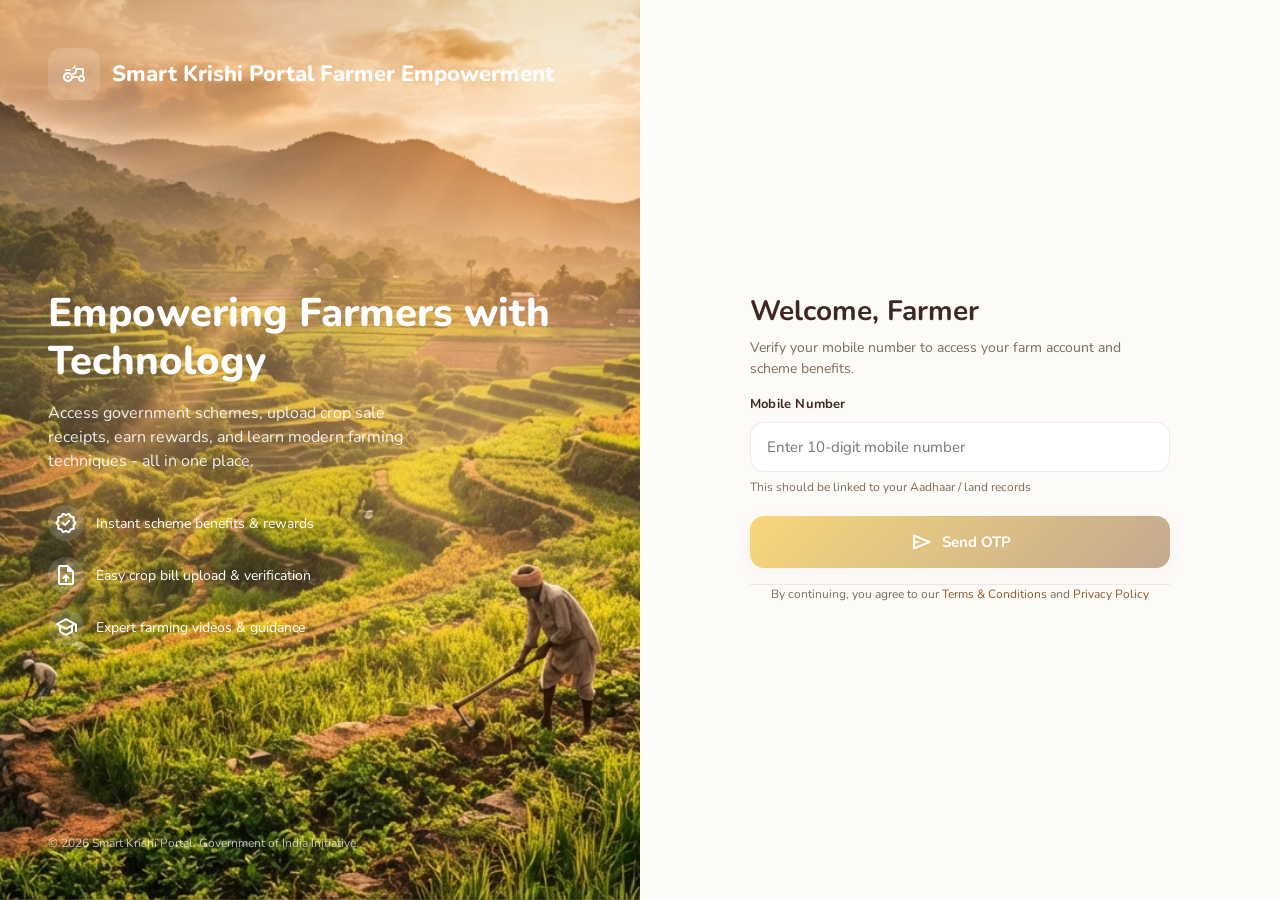
<file: index.html>
<!DOCTYPE html>
<html lang="en">
<head>
    <meta charset="UTF-8">
    <meta name="viewport" content="width=device-width, initial-scale=1.0">
    <title>Smart Krishi Portal - Farmer Login</title>
    <link rel="icon" type="image/x-icon" href="assets/images/favicon/favicon.ico">
    <link rel="icon" type="image/png" sizes="32x32" href="assets/images/favicon/favicon-32x32.png">
    <link rel="icon" type="image/png" sizes="16x16" href="assets/images/favicon/favicon-16x16.png">
    <link rel="apple-touch-icon" sizes="180x180" href="assets/images/favicon/apple-touch-icon.png">
    <link rel="preconnect" href="https://fonts.googleapis.com">
    <link rel="preconnect" href="https://fonts.gstatic.com" crossorigin>
    <link href="https://fonts.googleapis.com/css2?family=Nunito:wght@400;600;700;800&display=swap" rel="stylesheet">
    <link href="https://fonts.googleapis.com/css2?family=Material+Symbols+Rounded:opsz,wght,FILL,GRAD@24,400,1,0" rel="stylesheet" />
    <link rel="stylesheet" href="./styles/styles.css">
</head>
<body class="campaign-bhoomi">
    <div class="auth-layout">
        <div class="auth-visual">
            <div class="auth-brand">
                <div class="auth-brand-icon">
                    <span class="material-symbols-rounded">agriculture</span>
                </div>
                <div class="auth-brand-name">
                    Smart Krishi Portal
                    <span>Farmer Empowerment</span>
                </div>
            </div>
            
            <div class="auth-visual-content">
                <h1>Empowering Farmers with Technology</h1>
                <p>Access government schemes, upload crop sale receipts, earn rewards, and learn modern farming techniques - all in one place.</p>
                
                <div class="auth-features">
                    <div class="auth-feature">
                        <div class="auth-feature-icon">
                            <span class="material-symbols-rounded">verified</span>
                        </div>
                        <span>Instant scheme benefits & rewards</span>
                    </div>
                    <div class="auth-feature">
                        <div class="auth-feature-icon">
                            <span class="material-symbols-rounded">upload_file</span>
                        </div>
                        <span>Easy crop bill upload & verification</span>
                    </div>
                    <div class="auth-feature">
                        <div class="auth-feature-icon">
                            <span class="material-symbols-rounded">school</span>
                        </div>
                        <span>Expert farming videos & guidance</span>
                    </div>
                </div>
            </div>
            
            <div style="position: relative; z-index: 1; font-size: 12px; opacity: 0.7;">
                © 2026 Smart Krishi Portal. Government of India Initiative.
            </div>
        </div>
        
        <div class="auth-form-container">
            <div class="auth-form">
                <h2>Welcome, Farmer</h2>
                <p class="auth-form-subtitle">Verify your mobile number to access your farm account and scheme benefits.</p>
                
                <form id="otpForm">
                    <div class="form-group">
                        <label class="form-label" for="mobileNumber">Mobile Number</label>
                        <input 
                            type="tel" 
                            id="mobileNumber" 
                            class="form-input" 
                            placeholder="Enter 10-digit mobile number"
                            maxlength="10"
                            pattern="[0-9]{10}"
                            required
                        >
                        <span class="form-hint">This should be linked to your Aadhaar / land records</span>
                    </div>
                    
                    <div id="otpSection" style="display: none;">
                        <label class="form-label">Enter OTP</label>
                        <p style="font-size: 13px; color: var(--brand-text-muted); margin-bottom: 16px;">
                            We've sent a 4-digit code to your mobile number
                        </p>
                        
                        <div class="otp-container">
                            <input type="text" class="otp-box" maxlength="1" inputmode="numeric" pattern="[0-9]">
                            <input type="text" class="otp-box" maxlength="1" inputmode="numeric" pattern="[0-9]">
                            <input type="text" class="otp-box" maxlength="1" inputmode="numeric" pattern="[0-9]">
                            <input type="text" class="otp-box" maxlength="1" inputmode="numeric" pattern="[0-9]">
                        </div>
                        
                        <p style="text-align: center; font-size: 13px; color: var(--brand-text-muted); margin-top: 16px;">
                            Didn't receive the code? <a href="#" style="color: var(--brand-primary); font-weight: 700;">Resend OTP</a>
                        </p>
                    </div>
                    
                    <button type="submit" class="btn btn-primary" id="submitBtn">
                        <span class="material-symbols-rounded">send</span>
                        Send OTP
                    </button>
                </form>
                
                <div style="margin-top: 16px; border-top: 1px solid var(--brand-border); text-align: center;">
                    <p style="font-size: 12px; color: var(--brand-text-muted); line-height: 1.6;">
                        By continuing, you agree to our 
                        <a href="#" style="color: var(--brand-primary);">Terms & Conditions</a> and 
                        <a href="#" style="color: var(--brand-primary);">Privacy Policy</a>
                    </p>
                </div>
            </div>
        </div>
    </div>
    
    <script src="scripts/app.js"></script>
</body>
</html>
</file>
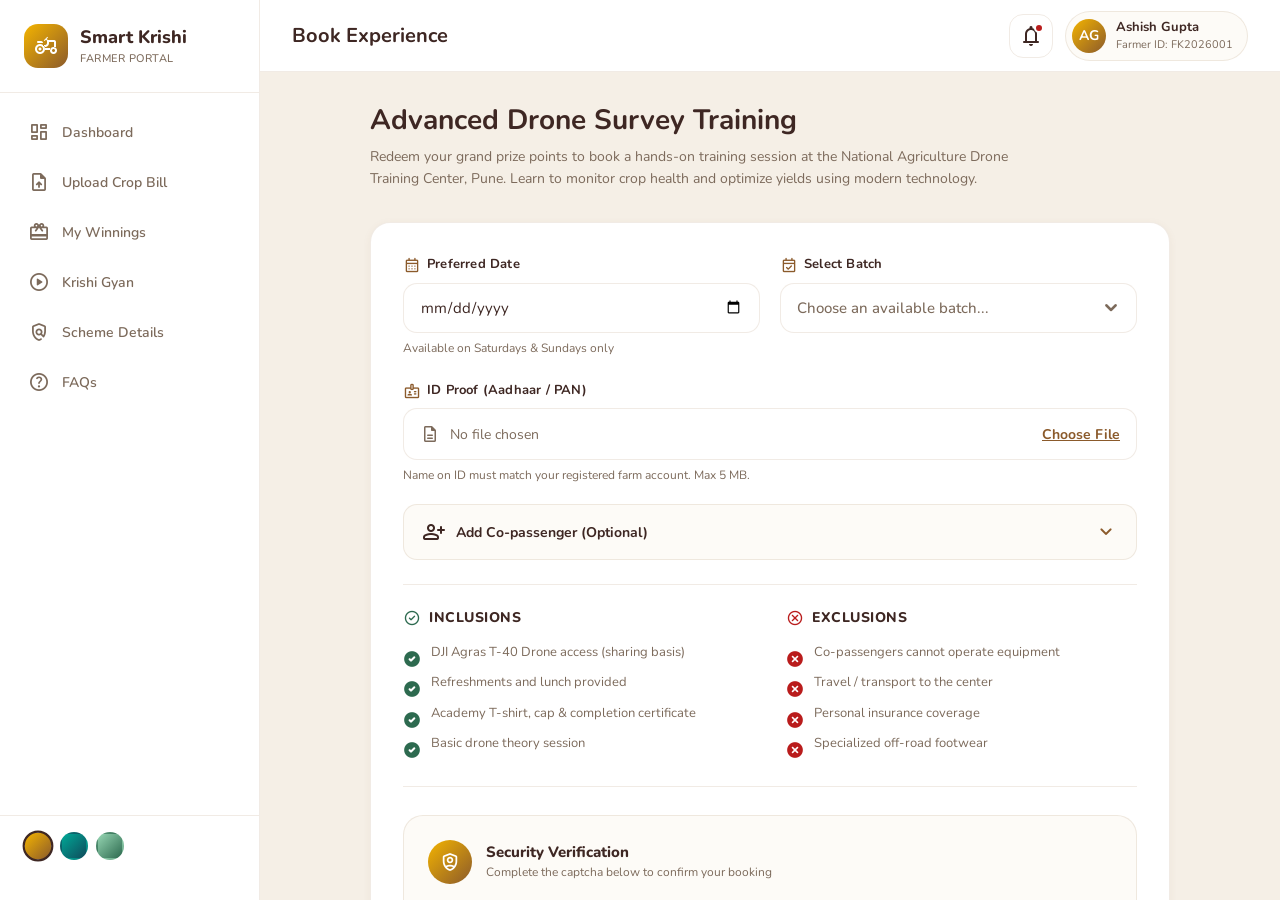
<file: adventure-booking.html>
<!DOCTYPE html>
<html lang="en">
<head>
    <meta charset="UTF-8">
    <meta name="viewport" content="width=device-width, initial-scale=1.0">
    <title>Book Experience - Smart Krishi Portal</title>
    <link rel="icon" type="image/x-icon" href="assets/images/favicon/favicon.ico">
    <link rel="icon" type="image/png" sizes="32x32" href="assets/images/favicon/favicon-32x32.png">
    <link rel="icon" type="image/png" sizes="16x16" href="assets/images/favicon/favicon-16x16.png">
    <link rel="apple-touch-icon" sizes="180x180" href="assets/images/favicon/apple-touch-icon.png">
    <link rel="preconnect" href="https://fonts.googleapis.com">
    <link rel="preconnect" href="https://fonts.gstatic.com" crossorigin>
    <link href="https://fonts.googleapis.com/css2?family=Nunito:wght@400;600;700;800&display=swap" rel="stylesheet">
    <link href="https://fonts.googleapis.com/css2?family=Material+Symbols+Rounded:opsz,wght,FILL,GRAD@24,400,1,0" rel="stylesheet">
    <link rel="stylesheet" href="./styles/styles.css">
</head>
<body class="campaign-bhoomi">
    <div class="app-layout">
        <aside class="sidebar">
            <div class="sidebar-logo">
                <div class="sidebar-logo-icon">
                    <span class="material-symbols-rounded">agriculture</span>
                </div>
                <div class="sidebar-logo-text">
                    Smart Krishi
                    <span>Farmer Portal</span>
                </div>
            </div>

            <nav class="sidebar-nav">
                <a href="dashboard.html" class="nav-item">
                    <span class="material-symbols-rounded">dashboard</span>
                    Dashboard
                </a>
                <a href="upload-bill.html" class="nav-item">
                    <span class="material-symbols-rounded">upload_file</span>
                    Upload Crop Bill
                </a>
                <a href="my-winnings.html" class="nav-item">
                    <span class="material-symbols-rounded">card_giftcard</span>
                    My Winnings
                </a>
                <a href="krishi-gyan.html" class="nav-item">
                    <span class="material-symbols-rounded">play_circle</span>
                    Krishi Gyan
                </a>
                <a href="scheme-details.html" class="nav-item">
                    <span class="material-symbols-rounded">policy</span>
                    Scheme Details
                </a>
                <a href="faqs.html" class="nav-item">
                    <span class="material-symbols-rounded">help</span>
                    FAQs
                </a>
            </nav>

            <div class="sidebar-footer">
                <div class="theme-selector">
                    <div class="theme-dot bhoomi active" data-theme-btn="campaign-bhoomi" title="Bhoomi Theme"></div>
                    <div class="theme-dot krishi" data-theme-btn="campaign-krishi-tech" title="Krishi Tech Theme"></div>
                    <div class="theme-dot harit" data-theme-btn="campaign-harit" title="Harit Theme"></div>
                </div>
            </div>
        </aside>

        <div class="sidebar-overlay" id="sidebarOverlay"></div>

        <header class="top-header">
            <div class="header-left">
                <button class="mobile-menu-btn" id="mobileMenuBtn">
                    <span class="material-symbols-rounded">menu</span>
                </button>
                <h1 class="page-title">Book Experience</h1>
            </div>

            <div class="header-right">
                <button class="header-icon-btn">
                    <span class="material-symbols-rounded">notifications</span>
                    <span class="notification-dot"></span>
                </button>
                <div class="user-chip">
                    <div class="user-avatar">AG</div>
                    <div class="user-details">
                        <div class="user-chip-name">Ashish Gupta</div>
                        <div class="user-chip-role">Farmer ID: FK2026001</div>
                    </div>
                </div>
            </div>
        </header>

        <main class="main-content">
            <div style="max-width: 800px; margin: 0 auto;">
                <div class="content-section">
                    <h2 style="font-size: 28px; margin-bottom: 8px;">Advanced Drone Survey Training</h2>
                    <p class="page-intro">Redeem your grand prize points to book a hands-on training session at the National Agriculture Drone Training Center, Pune. Learn to monitor crop health and optimize yields using modern technology.</p>
                </div>

                <form id="bookingForm" class="surface-card booking-form">
                    
                    <div class="booking-row">
                        <div class="form-group">
                            <label class="form-label" for="slotDate">
                                <span class="material-symbols-rounded label-icon">calendar_month</span>
                                Preferred Date
                            </label>
                            <input type="date" id="slotDate" class="form-input" required>
                            <span class="form-hint">Available on Saturdays & Sundays only</span>
                        </div>

                        <div class="form-group">
                            <label class="form-label" for="slotLocation">
                                <span class="material-symbols-rounded label-icon">event_available</span>
                                Select Batch
                            </label>
                            <div class="select-wrapper">
                                <select id="slotLocation" class="form-select custom-select" required>
                                    <option value="" disabled selected>Choose an available batch...</option>
                                    <option value="batch-a">Batch A · 9:00 AM - 12:00 PM (12 seats left)</option>
                                    <option value="batch-b">Batch B · 1:00 PM - 4:00 PM (4 seats left)</option>
                                    <option value="batch-c">Batch C · 9:00 AM - 12:00 PM (Next Weekend)</option>
                                </select>
                                <span class="select-arrow">
                                    <span class="material-symbols-rounded">expand_more</span>
                                </span>
                            </div>
                        </div>
                    </div>

                    <div class="form-group">
                        <label class="form-label">
                            <span class="material-symbols-rounded label-icon">badge</span>
                            ID Proof (Aadhaar / PAN)
                        </label>
                        <label class="file-row" id="idProofRow">
                            <span style="display: flex; align-items: center; gap: 10px;">
                                <span class="material-symbols-rounded" style="font-size: 20px; color: var(--brand-text-muted);">description</span>
                                <span id="idProofName">No file chosen</span>
                            </span>
                            <span class="file-row__btn">Choose File</span>
                            <input type="file" id="idProof" accept=".pdf,.jpg,.jpeg,.png" style="display: none;" required>
                        </label>
                        <span class="form-hint">Name on ID must match your registered farm account. Max 5 MB.</span>
                    </div>

                    <div class="accordion">
                        <button type="button" class="accordion-trigger" id="guestToggle" aria-expanded="false">
                            <span class="accordion-trigger-label">
                                <span class="material-symbols-rounded main-icon">person_add</span>
                                Add Co-passenger (Optional)
                            </span>
                            <span class="material-symbols-rounded accordion-chevron">expand_more</span>
                        </button>
                        <div class="accordion-panel" id="guestPanel">
                            <div class="accordion-inner">
                                <div class="rule-note">
                                    <span class="material-symbols-rounded" style="font-size: 16px; color: var(--brand-primary);">info</span>
                                    One guest allowed per booking. Co-passengers cannot operate drones.
                                </div>
                                <div class="guest-fields">
                                    <div class="form-group">
                                        <label class="form-label" for="guestName">Guest Full Name</label>
                                        <input type="text" id="guestName" class="form-input" placeholder="Enter guest name">
                                    </div>
                                    <div class="form-group" style="margin-bottom: 0;">
                                        <label class="form-label" for="guestAge">Guest Age</label>
                                        <input type="number" id="guestAge" class="form-input" placeholder="e.g., 35" min="18" max="99">
                                    </div>
                                </div>
                            </div>
                        </div>
                    </div>

                    <div class="terms-block">
                        <div class="terms-grid">
                            <div class="terms-column">
                                <h4>
                                    <span class="material-symbols-rounded" style="color: var(--success); font-size: 18px;">check_circle</span>
                                    Inclusions
                                </h4>
                                <ul class="terms-list terms-list--do">
                                    <li>DJI Agras T-40 Drone access (sharing basis)</li>
                                    <li>Refreshments and lunch provided</li>
                                    <li>Academy T-shirt, cap & completion certificate</li>
                                    <li>Basic drone theory session</li>
                                </ul>
                            </div>
                            <div class="terms-column">
                                <h4>
                                    <span class="material-symbols-rounded" style="color: var(--danger); font-size: 18px;">cancel</span>
                                    Exclusions
                                </h4>
                                <ul class="terms-list terms-list--dont">
                                    <li>Co-passengers cannot operate equipment</li>
                                    <li>Travel / transport to the center</li>
                                    <li>Personal insurance coverage</li>
                                    <li>Specialized off-road footwear</li>
                                </ul>
                            </div>
                        </div>
                    </div>

                    <div class="verification-section">
                        <div class="verification-header">
                            <span class="material-symbols-rounded">shield_person</span>
                            <div>
                                <h4>Security Verification</h4>
                                <p>Complete the captcha below to confirm your booking</p>
                            </div>
                        </div>

                        <div class="captcha-row">
                            <div class="captcha-question" id="captchaQuestion">12 + 13 =</div>
                            <input type="number" id="captchaAnswer" class="form-input captcha-input" placeholder="Answer" required>
                        </div>

                        <label class="consent-row">
                            <input type="checkbox" id="consent" required>
                            <span>I accept the <a href="#">Terms & Conditions</a> and <a href="#">Privacy Policy</a>, and confirm that I am 18 years or older.</span>
                        </label>
                    </div>

                    <button type="submit" class="btn btn-primary redeem-btn" id="redeemBtn" disabled>
                        <span class="material-symbols-rounded">flight_takeoff</span>
                        Redeem Experience
                    </button>
                </form>
            </div>
        </main>
    </div>

    <div class="modal-overlay" id="successModal">
        <div class="modal-content">
            <button class="modal-close" data-close-modal>
                <span class="material-symbols-rounded">close</span>
            </button>
            <div class="modal-icon modal-icon--success">
                <span class="material-symbols-rounded">check_circle</span>
            </div>
            <h3>Booking Requested!</h3>
            <p>Your slot has been provisionally held. Our team will confirm your booking and share the venue details on your registered mobile number within 24 hours.</p>
            <a href="dashboard.html" class="btn btn-primary">
                <span class="material-symbols-rounded">home</span>
                Back to Dashboard
            </a>
        </div>
    </div>

    <script src="scripts/app.js"></script>
    <script src="scripts/adventure-booking.js"></script>
    <script src="scripts/theme.js"></script>
</body>
</html>
</file>
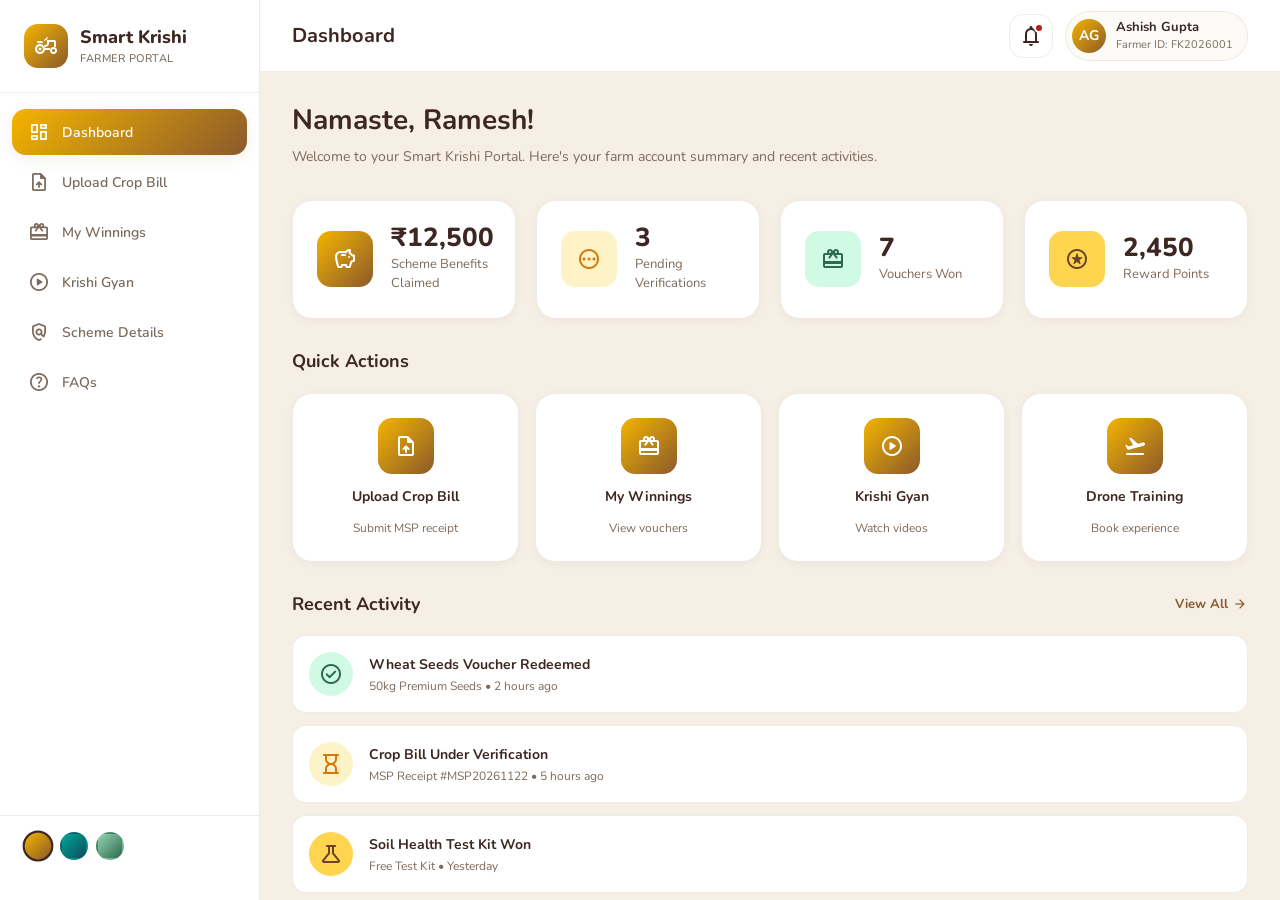
<file: dashboard.html>
<!DOCTYPE html>
<html lang="en">
<head>
    <meta charset="UTF-8">
    <meta name="viewport" content="width=device-width, initial-scale=1.0">
    <title>Dashboard - Smart Krishi Portal</title>
    <link rel="icon" type="image/x-icon" href="assets/images/favicon/favicon.ico">
    <link rel="icon" type="image/png" sizes="32x32" href="assets/images/favicon/favicon-32x32.png">
    <link rel="icon" type="image/png" sizes="16x16" href="assets/images/favicon/favicon-16x16.png">
    <link rel="apple-touch-icon" sizes="180x180" href="assets/images/favicon/apple-touch-icon.png">
    <link rel="preconnect" href="https://fonts.googleapis.com">
    <link rel="preconnect" href="https://fonts.gstatic.com" crossorigin>
    <link href="https://fonts.googleapis.com/css2?family=Nunito:wght@400;600;700;800&display=swap" rel="stylesheet">
    <link href="https://fonts.googleapis.com/css2?family=Material+Symbols+Rounded:opsz,wght,FILL,GRAD@24,400,1,0" rel="stylesheet" />
    <link rel="stylesheet" href="./styles/styles.css">
</head>
<body class="campaign-bhoomi">
    <div class="app-layout">
        <aside class="sidebar">
            <div class="sidebar-logo">
                <div class="sidebar-logo-icon">
                    <span class="material-symbols-rounded">agriculture</span>
                </div>
                <div class="sidebar-logo-text">
                    Smart Krishi
                    <span>Farmer Portal</span>
                </div>
            </div>
            
            <nav class="sidebar-nav">
                <a href="dashboard.html" class="nav-item active">
                    <span class="material-symbols-rounded">dashboard</span>
                    Dashboard
                </a>
                <a href="upload-bill.html" class="nav-item">
                    <span class="material-symbols-rounded">upload_file</span>
                    Upload Crop Bill
                </a>
                <a href="my-winnings.html" class="nav-item">
                    <span class="material-symbols-rounded">card_giftcard</span>
                    My Winnings
                </a>
                <a href="krishi-gyan.html" class="nav-item">
                    <span class="material-symbols-rounded">play_circle</span>
                    Krishi Gyan
                </a>
                <a href="scheme-details.html" class="nav-item">
                    <span class="material-symbols-rounded">policy</span>
                    Scheme Details
                </a>
                <a href="faqs.html" class="nav-item">
                    <span class="material-symbols-rounded">help</span>
                    FAQs
                </a>
            </nav>
            
            <div class="sidebar-footer">
                <div class="theme-selector">
                    <div class="theme-dot bhoomi active" data-theme-btn="campaign-bhoomi" title="Bhoomi Theme"></div>
                    <div class="theme-dot krishi" data-theme-btn="campaign-krishi-tech" title="Krishi Tech Theme"></div>
                    <div class="theme-dot harit" data-theme-btn="campaign-harit" title="Harit Theme"></div>
                </div>
            </div>
        </aside>
        
        <div class="sidebar-overlay" id="sidebarOverlay"></div>
        
        <header class="top-header">
            <div class="header-left">
                <button class="mobile-menu-btn" id="mobileMenuBtn">
                    <span class="material-symbols-rounded">menu</span>
                </button>
                <h1 class="page-title">Dashboard</h1>
            </div>
            
            <div class="header-right">
                <button class="header-icon-btn">
                    <span class="material-symbols-rounded">notifications</span>
                    <span class="notification-dot"></span>
                </button>
                <div class="user-chip">
                    <div class="user-avatar">AG</div>
                    <div class="user-details">
                        <div class="user-chip-name">Ashish Gupta</div>
                        <div class="user-chip-role">Farmer ID: FK2026001</div>
                    </div>
                </div>
            </div>
        </header>
        
        <main class="main-content">
            <div class="content-section">
                <h2 style="font-size: 28px; margin-bottom: 8px;">Namaste, Ramesh!</h2>
                <p class="page-intro">Welcome to your Smart Krishi Portal. Here's your farm account summary and recent activities.</p>
            </div>
            
            <div class="stat-grid">
                <div class="stat-card primary">
                    <div class="stat-icon">
                        <span class="material-symbols-rounded">savings</span>
                    </div>
                    <div>
                        <div class="stat-value">₹12,500</div>
                        <div class="stat-label">Scheme Benefits Claimed</div>
                    </div>
                </div>
                
                <div class="stat-card warning">
                    <div class="stat-icon">
                        <span class="material-symbols-rounded">pending</span>
                    </div>
                    <div>
                        <div class="stat-value">3</div>
                        <div class="stat-label">Pending Verifications</div>
                    </div>
                </div>
                
                <div class="stat-card success">
                    <div class="stat-icon">
                        <span class="material-symbols-rounded">card_giftcard</span>
                    </div>
                    <div>
                        <div class="stat-value">7</div>
                        <div class="stat-label">Vouchers Won</div>
                    </div>
                </div>
                
                <div class="stat-card accent">
                    <div class="stat-icon">
                        <span class="material-symbols-rounded">stars</span>
                    </div>
                    <div>
                        <div class="stat-value">2,450</div>
                        <div class="stat-label">Reward Points</div>
                    </div>
                </div>
            </div>
            
            <div class="content-section">
                <div class="section-header">
                    <h3 class="section-title">Quick Actions</h3>
                </div>
                <div class="action-grid">
                    <a href="upload-bill.html" class="action-card">
                        <div class="action-icon">
                            <span class="material-symbols-rounded">upload_file</span>
                        </div>
                        <div class="action-label">Upload Crop Bill</div>
                        <div class="action-desc">Submit MSP receipt</div>
                    </a>
                    
                    <a href="my-winnings.html" class="action-card">
                        <div class="action-icon">
                            <span class="material-symbols-rounded">card_giftcard</span>
                        </div>
                        <div class="action-label">My Winnings</div>
                        <div class="action-desc">View vouchers</div>
                    </a>
                    
                    <a href="krishi-gyan.html" class="action-card">
                        <div class="action-icon">
                            <span class="material-symbols-rounded">play_circle</span>
                        </div>
                        <div class="action-label">Krishi Gyan</div>
                        <div class="action-desc">Watch videos</div>
                    </a>
                    
                    <a href="adventure-booking.html" class="action-card">
                        <div class="action-icon">
                            <span class="material-symbols-rounded">flight_takeoff</span>
                        </div>
                        <div class="action-label">Drone Training</div>
                        <div class="action-desc">Book experience</div>
                    </a>
                </div>
            </div>
            
            <div class="content-section">
                <div class="section-header">
                    <h3 class="section-title">Recent Activity</h3>
                    <a href="#" class="section-link">
                        View All
                        <span class="material-symbols-rounded" style="font-size: 16px;">arrow_forward</span>
                    </a>
                </div>
                <div class="activity-list">
                    <div class="activity-item">
                        <div class="activity-icon success">
                            <span class="material-symbols-rounded">check_circle</span>
                        </div>
                        <div class="activity-content">
                            <div class="activity-title">Wheat Seeds Voucher Redeemed</div>
                            <div class="activity-meta">50kg Premium Seeds • 2 hours ago</div>
                        </div>
                    </div>
                    
                    <div class="activity-item">
                        <div class="activity-icon pending">
                            <span class="material-symbols-rounded">hourglass_empty</span>
                        </div>
                        <div class="activity-content">
                            <div class="activity-title">Crop Bill Under Verification</div>
                            <div class="activity-meta">MSP Receipt #MSP20261122 • 5 hours ago</div>
                        </div>
                    </div>
                    
                    <div class="activity-item">
                        <div class="activity-icon info">
                            <span class="material-symbols-rounded">science</span>
                        </div>
                        <div class="activity-content">
                            <div class="activity-title">Soil Health Test Kit Won</div>
                            <div class="activity-meta">Free Test Kit • Yesterday</div>
                        </div>
                    </div>
                </div>
            </div>
            
            <div class="content-section">
                <div class="section-header">
                    <h3 class="section-title">Grand Prize Opportunity</h3>
                </div>
                <div class="surface-card" style="padding: 0; overflow: hidden;">
                    <div style="position: relative;">
                        <div style="position: absolute; top: 16px; right: 16px; background: var(--brand-primary); color: white; padding: 6px 14px; border-radius: 20px; font-size: 12px; font-weight: 700; z-index: 2;">
                            GRAND PRIZE
                        </div>
                        <div style="height: 200px; background: linear-gradient(135deg, var(--brand-accent), var(--brand-primary)); display: flex; align-items: center; justify-content: center;">
                            <span class="material-symbols-rounded" style="font-size: 80px; color: white; opacity: 0.3;">flight_takeoff</span>
                        </div>
                    </div>
                    <div style="padding: 24px; text-align: center;">
                        <h4 style="font-size: 22px; margin-bottom: 8px;">Advanced Drone Survey Training</h4>
                        <p style="color: var(--brand-text-muted); font-size: 14px; margin-bottom: 16px;">
                            Learn crop monitoring with DJI Agras T-40 Drones at National Training Center, Pune
                        </p>
                        <a href="adventure-booking.html" class="btn btn-primary" style="max-width: 300px; margin: 0 auto;">
                            <span class="material-symbols-rounded">event_available</span>
                            Book Your Slot
                        </a>
                    </div>
                </div>
            </div>
        </main>
    </div>
    
    <script src="scripts/app.js"></script>
    <script src="scripts/theme.js"></script>
</body>
</html>
</file>
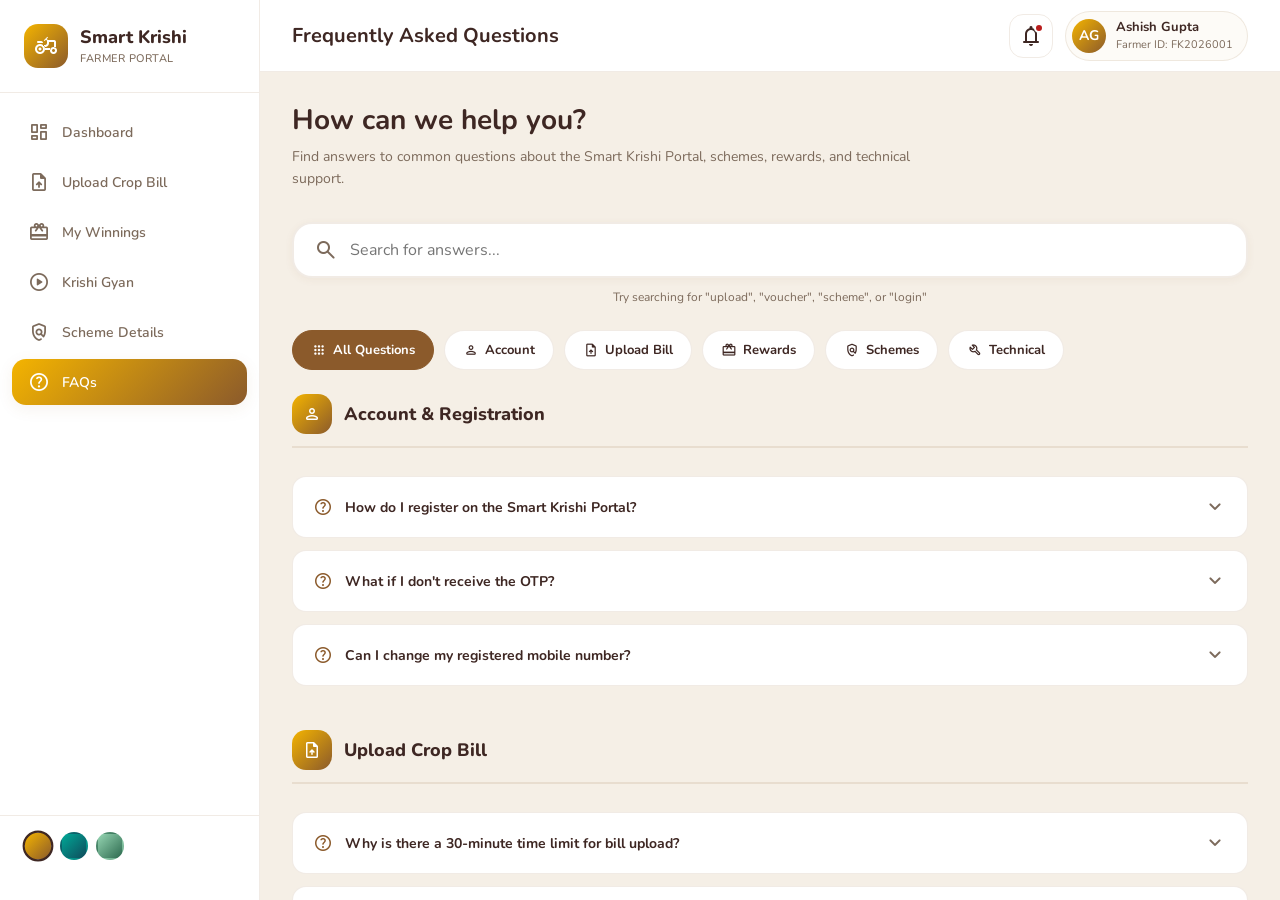
<file: faqs.html>
<!DOCTYPE html>
<html lang="en">
<head>
    <meta charset="UTF-8">
    <meta name="viewport" content="width=device-width, initial-scale=1.0">
    <title>FAQs - Smart Krishi Portal</title>
    <link rel="icon" type="image/x-icon" href="assets/images/favicon/favicon.ico">
    <link rel="icon" type="image/png" sizes="32x32" href="assets/images/favicon/favicon-32x32.png">
    <link rel="icon" type="image/png" sizes="16x16" href="assets/images/favicon/favicon-16x16.png">
    <link rel="apple-touch-icon" sizes="180x180" href="assets/images/favicon/apple-touch-icon.png">
    <link rel="preconnect" href="https://fonts.googleapis.com">
    <link rel="preconnect" href="https://fonts.gstatic.com" crossorigin>
    <link href="https://fonts.googleapis.com/css2?family=Nunito:wght@400;600;700;800&display=swap" rel="stylesheet">
    <link href="https://fonts.googleapis.com/css2?family=Material+Symbols+Rounded:opsz,wght,FILL,GRAD@24,400,1,0" rel="stylesheet">
    <link rel="stylesheet" href="styles/styles.css">
</head>
<body class="campaign-bhoomi">
    <div class="app-layout">
        <aside class="sidebar">
            <div class="sidebar-logo">
                <div class="sidebar-logo-icon">
                    <span class="material-symbols-rounded">agriculture</span>
                </div>
                <div class="sidebar-logo-text">
                    Smart Krishi
                    <span>Farmer Portal</span>
                </div>
            </div>

            <nav class="sidebar-nav">
                <a href="dashboard.html" class="nav-item">
                    <span class="material-symbols-rounded">dashboard</span>
                    Dashboard
                </a>
                <a href="upload-bill.html" class="nav-item">
                    <span class="material-symbols-rounded">upload_file</span>
                    Upload Crop Bill
                </a>
                <a href="my-winnings.html" class="nav-item">
                    <span class="material-symbols-rounded">card_giftcard</span>
                    My Winnings
                </a>
                <a href="krishi-gyan.html" class="nav-item">
                    <span class="material-symbols-rounded">play_circle</span>
                    Krishi Gyan
                </a>
                <a href="scheme-details.html" class="nav-item">
                    <span class="material-symbols-rounded">policy</span>
                    Scheme Details
                </a>
                <a href="faqs.html" class="nav-item active">
                    <span class="material-symbols-rounded">help</span>
                    FAQs
                </a>
            </nav>

            <div class="sidebar-footer">
                <div class="theme-selector">
                    <div class="theme-dot bhoomi active" data-theme-btn="campaign-bhoomi" title="Bhoomi Theme"></div>
                    <div class="theme-dot krishi" data-theme-btn="campaign-krishi-tech" title="Krishi Tech Theme"></div>
                    <div class="theme-dot harit" data-theme-btn="campaign-harit" title="Harit Theme"></div>
                </div>
            </div>
        </aside>

        <div class="sidebar-overlay" id="sidebarOverlay"></div>

        <header class="top-header">
            <div class="header-left">
                <button class="mobile-menu-btn" id="mobileMenuBtn">
                    <span class="material-symbols-rounded">menu</span>
                </button>
                <h1 class="page-title">Frequently Asked Questions</h1>
            </div>

            <div class="header-right">
                <button class="header-icon-btn">
                    <span class="material-symbols-rounded">notifications</span>
                    <span class="notification-dot"></span>
                </button>
                <div class="user-chip">
                    <div class="user-avatar">AG</div>
                    <div class="user-details">
                        <div class="user-chip-name">Ashish Gupta</div>
                        <div class="user-chip-role">Farmer ID: FK2026001</div>
                    </div>
                </div>
            </div>
        </header>

        <main class="main-content">
            <div class="content-section">
                <h2 style="font-size: 28px; margin-bottom: 8px;">How can we help you?</h2>
                <p class="page-intro">Find answers to common questions about the Smart Krishi Portal, schemes, rewards, and technical support.</p>
            </div>

            <div class="faq-search-container">
                <div class="faq-search-box">
                    <span class="material-symbols-rounded">search</span>
                    <input type="text" id="faqSearch" placeholder="Search for answers..." class="faq-search-input">
                </div>
                <p class="search-hint" id="searchHint">Try searching for "upload", "voucher", "scheme", or "login"</p>
            </div>

            <div class="faq-categories" id="faqCategories">
                <button class="category-chip active" data-category="all">
                    <span class="material-symbols-rounded" style="font-size: 16px;">apps</span>
                    All Questions
                </button>
                <button class="category-chip" data-category="account">
                    <span class="material-symbols-rounded" style="font-size: 16px;">person</span>
                    Account
                </button>
                <button class="category-chip" data-category="upload">
                    <span class="material-symbols-rounded" style="font-size: 16px;">upload_file</span>
                    Upload Bill
                </button>
                <button class="category-chip" data-category="rewards">
                    <span class="material-symbols-rounded" style="font-size: 16px;">card_giftcard</span>
                    Rewards
                </button>
                <button class="category-chip" data-category="schemes">
                    <span class="material-symbols-rounded" style="font-size: 16px;">policy</span>
                    Schemes
                </button>
                <button class="category-chip" data-category="technical">
                    <span class="material-symbols-rounded" style="font-size: 16px;">build</span>
                    Technical
                </button>
            </div>

            <div class="faq-list" id="faqList">
                <div class="faq-category-header" data-category-header="account">
                    <span class="material-symbols-rounded">person</span>
                    <h3>Account & Registration</h3>
                </div>

                <div class="faq-item" data-category="account">
                    <button class="faq-question">
                        <span class="faq-question-text">
                            <span class="material-symbols-rounded">help</span>
                            How do I register on the Smart Krishi Portal?
                        </span>
                        <span class="material-symbols-rounded faq-chevron">expand_more</span>
                    </button>
                    <div class="faq-answer">
                        <p>To register on the portal:</p>
                        <ol>
                            <li>Open the portal and enter your mobile number linked to Aadhaar</li>
                            <li>Receive a 4-digit OTP via SMS</li>
                            <li>Enter the OTP to verify your identity</li>
                            <li>Your account is automatically created using your Aadhaar-linked details</li>
                        </ol>
                        <p>The entire process takes less than 2 minutes and requires no additional documents.</p>
                    </div>
                </div>

                <div class="faq-item" data-category="account">
                    <button class="faq-question">
                        <span class="faq-question-text">
                            <span class="material-symbols-rounded">help</span>
                            What if I don't receive the OTP?
                        </span>
                        <span class="material-symbols-rounded faq-chevron">expand_more</span>
                    </button>
                    <div class="faq-answer">
                        <p>If you don't receive the OTP:</p>
                        <ul>
                            <li>Wait for 60 seconds before requesting a new OTP</li>
                            <li>Check if your mobile has proper network coverage</li>
                            <li>Ensure your mobile number is correctly linked to Aadhaar</li>
                            <li>Try the "Resend OTP" button after the timer expires</li>
                        </ul>
                        <p>If the issue persists, contact our helpline at <strong>1800-180-1551</strong>.</p>
                    </div>
                </div>

                <div class="faq-item" data-category="account">
                    <button class="faq-question">
                        <span class="faq-question-text">
                            <span class="material-symbols-rounded">help</span>
                            Can I change my registered mobile number?
                        </span>
                        <span class="material-symbols-rounded faq-chevron">expand_more</span>
                    </button>
                    <div class="faq-answer">
                        <p>Yes, you can update your mobile number by:</p>
                        <ul>
                            <li>Visiting the nearest Common Service Centre (CSC) with your Aadhaar</li>
                            <li>Calling the Kisan Call Center for verification</li>
                            <li>Using the "Update Profile" option in the portal (coming soon)</li>
                        </ul>
                        <p>Your new number must be Aadhaar-linked for security reasons.</p>
                    </div>
                </div>

                <div class="faq-category-header" data-category-header="upload">
                    <span class="material-symbols-rounded">upload_file</span>
                    <h3>Upload Crop Bill</h3>
                </div>

                <div class="faq-item" data-category="upload">
                    <button class="faq-question">
                        <span class="faq-question-text">
                            <span class="material-symbols-rounded">help</span>
                            Why is there a 30-minute time limit for bill upload?
                        </span>
                        <span class="material-symbols-rounded faq-chevron">expand_more</span>
                    </button>
                    <div class="faq-answer">
                        <p>The 30-minute window ensures:</p>
                        <ul>
                            <li><strong>Authenticity:</strong> You're uploading the bill immediately after purchase</li>
                            <li><strong>Location verification:</strong> Geolocation confirms you're at the mandi/market</li>
                            <li><strong>Prevents fraud:</strong> Reduces chances of duplicate or old bill submissions</li>
                        </ul>
                        <p>If the timer expires, you'll need to wait for your next market visit to upload a new bill.</p>
                    </div>
                </div>

                <div class="faq-item" data-category="upload">
                    <button class="faq-question">
                        <span class="faq-question-text">
                            <span class="material-symbols-rounded">help</span>
                            What types of bills are accepted?
                        </span>
                        <span class="material-symbols-rounded faq-chevron">expand_more</span>
                    </button>
                    <div class="faq-answer">
                        <p>We accept the following bill types:</p>
                        <ul>
                            <li><strong>MSP Receipt:</strong> Official receipt from government procurement centers</li>
                            <li><strong>Mandi Slip:</strong> Computer-generated slip from APMC mandis</li>
                            <li><strong>FPO Receipt:</strong> Bills from registered Farmer Producer Organizations</li>
                            <li><strong>Private Buyer Invoice:</strong> GST invoice from registered traders</li>
                        </ul>
                        <p>The bill must clearly show: crop type, quantity, price, and seller/buyer details.</p>
                    </div>
                </div>

                <div class="faq-item" data-category="upload">
                    <button class="faq-question">
                        <span class="faq-question-text">
                            <span class="material-symbols-rounded">help</span>
                            My bill was rejected. What should I do?
                        </span>
                        <span class="material-symbols-rounded faq-chevron">expand_more</span>
                    </button>
                    <div class="faq-answer">
                        <p>Common reasons for bill rejection:</p>
                        <ul>
                            <li><strong>Blurry image:</strong> Ensure the bill is clearly visible and well-lit</li>
                            <li><strong>Incomplete details:</strong> All required fields (crop, quantity, price) must be visible</li>
                            <li><strong>Duplicate submission:</strong> The same bill number was already uploaded</li>
                            <li><strong>Invalid format:</strong> Only JPG, PNG, or PDF files under 8 MB are accepted</li>
                        </ul>
                        <p>You can retake the photo and try again within the 30-minute window.</p>
                    </div>
                </div>

                <div class="faq-category-header" data-category-header="rewards">
                    <span class="material-symbols-rounded">card_giftcard</span>
                    <h3>Rewards & Vouchers</h3>
                </div>

                <div class="faq-item" data-category="rewards">
                    <button class="faq-question">
                        <span class="faq-question-text">
                            <span class="material-symbols-rounded">help</span>
                            How do I redeem my agri-input vouchers?
                        </span>
                        <span class="material-symbols-rounded faq-chevron">expand_more</span>
                    </button>
                    <div class="faq-answer">
                        <p>To redeem your vouchers:</p>
                        <ol>
                            <li>Go to "My Winnings" and click "Show Code" on the voucher</li>
                            <li>Copy the voucher code (e.g., KRXXXXXX)</li>
                            <li>Visit your nearest Krishi Seva Kendra or authorized dealer</li>
                            <li>Show the code and collect your reward (seeds, fertilizer, equipment, etc.)</li>
                        </ol>
                        <p>Vouchers are valid for the duration mentioned on the voucher card.</p>
                    </div>
                </div>

                <div class="faq-item" data-category="rewards">
                    <button class="faq-question">
                        <span class="faq-question-text">
                            <span class="material-symbols-rounded">help</span>
                            Can I transfer my voucher to another farmer?
                        </span>
                        <span class="material-symbols-rounded faq-chevron">expand_more</span>
                    </button>
                    <div class="faq-answer">
                        <p><strong>No, vouchers are non-transferable.</strong></p>
                        <p>Each voucher is linked to your Farmer ID and can only be redeemed by you. This prevents misuse and ensures benefits reach the intended farmer.</p>
                        <p>If you're unable to collect the reward yourself, you can authorize a family member by contacting customer support with a written authorization letter.</p>
                    </div>
                </div>

                <div class="faq-item" data-category="rewards">
                    <button class="faq-question">
                        <span class="faq-question-text">
                            <span class="material-symbols-rounded">help</span>
                            What is the Drone Training grand prize?
                        </span>
                        <span class="material-symbols-rounded faq-chevron">expand_more</span>
                    </button>
                    <div class="faq-answer">
                        <p>The Drone Training is an exclusive experience for top-performing farmers:</p>
                        <ul>
                            <li><strong>Duration:</strong> Full-day hands-on training</li>
                            <li><strong>Location:</strong> National Agriculture Drone Training Center, Pune</li>
                            <li><strong>What you'll learn:</strong> Crop monitoring, spraying techniques, flight planning</li>
                            <li><strong>Inclusions:</strong> Training, meals, certificate, and academy kit</li>
                        </ul>
                        <p>To qualify, you need to accumulate 2,000+ reward points through bill uploads and scheme participation.</p>
                    </div>
                </div>

                <div class="faq-category-header" data-category-header="schemes">
                    <span class="material-symbols-rounded">policy</span>
                    <h3>Government Schemes</h3>
                </div>

                <div class="faq-item" data-category="schemes">
                    <button class="faq-question">
                        <span class="faq-question-text">
                            <span class="material-symbols-rounded">help</span>
                            How do I check my PM-KISAN payment status?
                        </span>
                        <span class="material-symbols-rounded faq-chevron">expand_more</span>
                    </button>
                    <div class="faq-answer">
                        <p>You can check PM-KISAN status in two ways:</p>
                        <ol>
                            <li><strong>Online:</strong> Visit pmkisan.gov.in → "Beneficiary Status" → Enter Aadhaar/mobile</li>
                            <li><strong>Portal:</strong> The Smart Krishi Portal shows your PM-KISAN benefits in the dashboard</li>
                        </ol>
                        <p>If payment is pending, ensure your Aadhaar is seeded with your bank account and land records are updated.</p>
                    </div>
                </div>

                <div class="faq-item" data-category="schemes">
                    <button class="faq-question">
                        <span class="faq-question-text">
                            <span class="material-symbols-rounded">help</span>
                            Am I eligible for multiple schemes at once?
                        </span>
                        <span class="material-symbols-rounded faq-chevron">expand_more</span>
                    </button>
                    <div class="faq-answer">
                        <p><strong>Yes, most schemes can be availed together.</strong></p>
                        <p>For example, you can simultaneously benefit from:</p>
                        <ul>
                            <li>PM-KISAN (income support)</li>
                            <li>PMFBY (crop insurance)</li>
                            <li>Soil Health Card (free testing)</li>
                            <li>SMAM (machinery subsidy)</li>
                        </ul>
                        <p>However, some schemes have exclusions. Check individual scheme details for specific terms.</p>
                    </div>
                </div>

                <div class="faq-category-header" data-category-header="technical">
                    <span class="material-symbols-rounded">build</span>
                    <h3>Technical Support</h3>
                </div>

                <div class="faq-item" data-category="technical">
                    <button class="faq-question">
                        <span class="faq-question-text">
                            <span class="material-symbols-rounded">help</span>
                            The portal is not loading on my phone. What should I do?
                        </span>
                        <span class="material-symbols-rounded faq-chevron">expand_more</span>
                    </button>
                    <div class="faq-answer">
                        <p>Try these troubleshooting steps:</p>
                        <ul>
                            <li><strong>Check internet:</strong> Ensure you have stable 4G/WiFi connection</li>
                            <li><strong>Clear cache:</strong> Go to browser settings → Clear browsing data</li>
                            <li><strong>Update browser:</strong> Use latest Chrome, Safari, or Firefox</li>
                            <li><strong>Try incognito mode:</strong> This rules out extension conflicts</li>
                        </ul>
                        <p>The portal is optimized for low-bandwidth areas and works on 2G networks.</p>
                    </div>
                </div>

                <div class="faq-item" data-category="technical">
                    <button class="faq-question">
                        <span class="faq-question-text">
                            <span class="material-symbols-rounded">help</span>
                            Can I use the portal in Hindi or regional languages?
                        </span>
                        <span class="material-symbols-rounded faq-chevron">expand_more</span>
                    </button>
                    <div class="faq-answer">
                        <p><strong>Yes! Multi-language support is available.</strong></p>
                        <p>The portal supports:</p>
                        <ul>
                            <li>Hindi, English (default)</li>
                            <li>Punjabi, Marathi, Tamil, Telugu, Kannada, Bengali, Gujarati</li>
                        </ul>
                        <p>To change language, click the language icon in the top-right corner and select your preferred language. The change is instant and applies across all pages.</p>
                    </div>
                </div>

                <div class="faq-item" data-category="technical">
                    <button class="faq-question">
                        <span class="faq-question-text">
                            <span class="material-symbols-rounded">help</span>
                            Is my data safe on this portal?
                        </span>
                        <span class="material-symbols-rounded faq-chevron">expand_more</span>
                    </button>
                    <div class="faq-answer">
                        <p><strong>Absolutely. Your data is fully secure.</strong></p>
                        <p>We follow strict security measures:</p>
                        <ul>
                            <li>256-bit SSL encryption for all data transmission</li>
                            <li>Aadhaar-based authentication (no passwords to remember)</li>
                            <li>Data stored on government-certified cloud servers</li>
                            <li>Compliant with IT Act 2000 and privacy regulations</li>
                        </ul>
                        <p>We never share your data with third parties without your explicit consent.</p>
                    </div>
                </div>
            </div>

            <div class="empty-state" id="emptyState" hidden>
                <span class="material-symbols-rounded">search_off</span>
                <p>No questions found matching your search.</p>
            </div>

            <div class="still-need-help">
                <div class="help-card">
                    <div class="help-icon">
                        <span class="material-symbols-rounded">support_agent</span>
                    </div>
                    <h3>Still need help?</h3>
                    <p>Our support team is available 24/7 to assist you with any queries.</p>
                    
                    <div class="help-options">
                        <a href="tel:18001801551" class="help-option">
                            <span class="material-symbols-rounded">call</span>
                            <div>
                                <strong>Call Us</strong>
                                <span>1800-180-1551 (Toll Free)</span>
                            </div>
                        </a>
                        <a href="mailto:support@smartkrishi.gov.in" class="help-option">
                            <span class="material-symbols-rounded">mail</span>
                            <div>
                                <strong>Email Us</strong>
                                <span>support@smartkrishi.gov.in</span>
                            </div>
                        </a>
                        <a href="#" class="help-option">
                            <span class="material-symbols-rounded">chat</span>
                            <div>
                                <strong>Live Chat</strong>
                                <span>Available 9 AM - 9 PM</span>
                            </div>
                        </a>
                    </div>
                </div>
            </div>
        </main>
    </div>

    <script src="scripts/app.js"></script>
    <script src="scripts/faqs.js"></script>
    <script src="scripts/theme.js"></script>
</body>
</html>
</file>
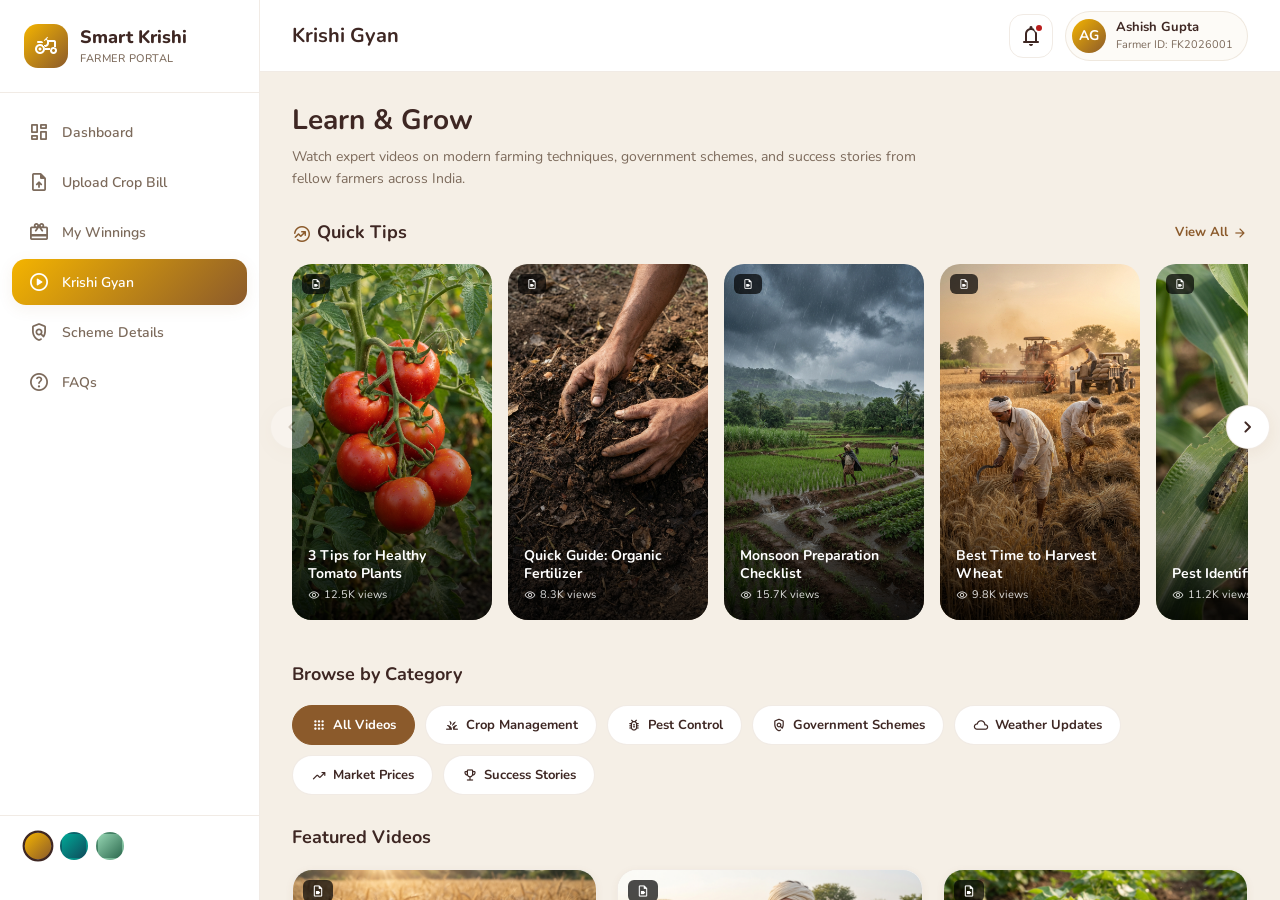
<file: krishi-gyan.html>
<!DOCTYPE html>
<html lang="en">
<head>
    <meta charset="UTF-8">
    <meta name="viewport" content="width=device-width, initial-scale=1.0">
    <title>Krishi Gyan - Smart Krishi Portal</title>
    <link rel="icon" type="image/x-icon" href="assets/images/favicon/favicon.ico">
    <link rel="icon" type="image/png" sizes="32x32" href="assets/images/favicon/favicon-32x32.png">
    <link rel="icon" type="image/png" sizes="16x16" href="assets/images/favicon/favicon-16x16.png">
    <link rel="apple-touch-icon" sizes="180x180" href="assets/images/favicon/apple-touch-icon.png">
    <link rel="preconnect" href="https://fonts.googleapis.com">
    <link rel="preconnect" href="https://fonts.gstatic.com" crossorigin>
    <link href="https://fonts.googleapis.com/css2?family=Nunito:wght@400;600;700;800&display=swap" rel="stylesheet">
    <link href="https://fonts.googleapis.com/css2?family=Material+Symbols+Rounded:opsz,wght,FILL,GRAD@24,400,1,0" rel="stylesheet">
    <link rel="stylesheet" href="./styles/styles.css">
</head>
<body class="campaign-bhoomi">
    <div class="app-layout">
        <aside class="sidebar">
            <div class="sidebar-logo">
                <div class="sidebar-logo-icon">
                    <span class="material-symbols-rounded">agriculture</span>
                </div>
                <div class="sidebar-logo-text">
                    Smart Krishi
                    <span>Farmer Portal</span>
                </div>
            </div>

            <nav class="sidebar-nav">
                <a href="dashboard.html" class="nav-item">
                    <span class="material-symbols-rounded">dashboard</span>
                    Dashboard
                </a>
                <a href="upload-bill.html" class="nav-item">
                    <span class="material-symbols-rounded">upload_file</span>
                    Upload Crop Bill
                </a>
                <a href="my-winnings.html" class="nav-item">
                    <span class="material-symbols-rounded">card_giftcard</span>
                    My Winnings
                </a>
                <a href="krishi-gyan.html" class="nav-item active">
                    <span class="material-symbols-rounded">play_circle</span>
                    Krishi Gyan
                </a>
                <a href="scheme-details.html" class="nav-item">
                    <span class="material-symbols-rounded">policy</span>
                    Scheme Details
                </a>
                <a href="faqs.html" class="nav-item">
                    <span class="material-symbols-rounded">help</span>
                    FAQs
                </a>
            </nav>

            <div class="sidebar-footer">
                <div class="theme-selector">
                    <div class="theme-dot bhoomi active" data-theme-btn="campaign-bhoomi" title="Bhoomi Theme"></div>
                    <div class="theme-dot krishi" data-theme-btn="campaign-krishi-tech" title="Krishi Tech Theme"></div>
                    <div class="theme-dot harit" data-theme-btn="campaign-harit" title="Harit Theme"></div>
                </div>
            </div>
        </aside>

        <div class="sidebar-overlay" id="sidebarOverlay"></div>

        <header class="top-header">
            <div class="header-left">
                <button class="mobile-menu-btn" id="mobileMenuBtn">
                    <span class="material-symbols-rounded">menu</span>
                </button>
                <h1 class="page-title">Krishi Gyan</h1>
            </div>

            <div class="header-right">
                <button class="header-icon-btn">
                    <span class="material-symbols-rounded">notifications</span>
                    <span class="notification-dot"></span>
                </button>
                <div class="user-chip">
                    <div class="user-avatar">AG</div>
                    <div class="user-details">
                        <div class="user-chip-name">Ashish Gupta</div>
                        <div class="user-chip-role">Farmer ID: FK2026001</div>
                    </div>
                </div>
            </div>
        </header>

        <main class="main-content">
            <div class="content-section">
                <h2 style="font-size: 28px; margin-bottom: 8px;">Learn & Grow</h2>
                <p class="page-intro">Watch expert videos on modern farming techniques, government schemes, and success stories from fellow farmers across India.</p>
            </div>

            <div class="content-section shorts-section">
                <div class="section-header">
                    <h3 class="section-title">
                        <span class="material-symbols-rounded" style="font-size: 20px; vertical-align: middle; color: var(--brand-primary);">whatshot</span>
                        Quick Tips
                    </h3>
                    <a class="section-link" id="viewAllShortsBtn">
                        View All
                        <span class="material-symbols-rounded" style="font-size: 16px;">arrow_forward</span>
                    </a>
                </div>
                
                <button class="shorts-carousel-arrow shorts-carousel-prev" id="shortsCarouselPrev" aria-label="Previous shorts">
                    <span class="material-symbols-rounded">chevron_left</span>
                </button>
                <button class="shorts-carousel-arrow shorts-carousel-next" id="shortsCarouselNext" aria-label="Next shorts">
                    <span class="material-symbols-rounded">chevron_right</span>
                </button>

                <div class="shorts-carousel" id="shortsCarousel">
                </div>
            </div>

            <div class="content-section">
                <div class="section-header">
                    <h3 class="section-title">Browse by Category</h3>
                </div>
                <div class="video-categories" id="videoCategories">
                    <button class="category-chip active" data-category="all">
                        <span class="material-symbols-rounded" style="font-size: 16px;">apps</span>
                        All Videos
                    </button>
                    <button class="category-chip" data-category="crop-management">
                        <span class="material-symbols-rounded" style="font-size: 16px;">grass</span>
                        Crop Management
                    </button>
                    <button class="category-chip" data-category="pest-control">
                        <span class="material-symbols-rounded" style="font-size: 16px;">bug_report</span>
                        Pest Control
                    </button>
                    <button class="category-chip" data-category="government-schemes">
                        <span class="material-symbols-rounded" style="font-size: 16px;">policy</span>
                        Government Schemes
                    </button>
                    <button class="category-chip" data-category="weather">
                        <span class="material-symbols-rounded" style="font-size: 16px;">cloud</span>
                        Weather Updates
                    </button>
                    <button class="category-chip" data-category="market-prices">
                        <span class="material-symbols-rounded" style="font-size: 16px;">trending_up</span>
                        Market Prices
                    </button>
                    <button class="category-chip" data-category="success-stories">
                        <span class="material-symbols-rounded" style="font-size: 16px;">emoji_events</span>
                        Success Stories
                    </button>
                </div>
            </div>

            <div class="content-section">
                <div class="section-header">
                    <h3 class="section-title">Featured Videos</h3>
                </div>
                <div class="video-grid" id="videoGrid">
                </div>

                <div class="empty-state" id="emptyState" hidden>
                    <span class="material-symbols-rounded">videocam_off</span>
                    <p>No videos found in this category.</p>
                </div>
            </div>
        </main>
    </div>

    <div class="modal-overlay video-modal" id="videoModal">
        <div class="video-modal-content">
            <button class="modal-close" data-close-modal>
                <span class="material-symbols-rounded">close</span>
            </button>
            <div class="video-player-container" id="videoPlayerContainer">
            </div>
            <div class="video-modal-info">
                <div class="video-modal-category" id="modalVideoCategory">Category</div>
                <h3 class="video-modal-title" id="modalVideoTitle">Video Title</h3>
                <div class="video-modal-meta">
                    <span class="video-meta-item">
                        <span class="material-symbols-rounded">schedule</span>
                        <span id="modalVideoDuration">Duration</span>
                    </span>
                    <span class="video-meta-item">
                        <span class="material-symbols-rounded">visibility</span>
                        <span id="modalVideoViews">Views</span>
                    </span>
                </div>
                <p class="video-modal-description" id="modalVideoDescription">
                    Video description will appear here.
                </p>
            </div>
        </div>
    </div>

    <div class="modal-overlay shorts-modal" id="shortsModal">
        <div class="shorts-modal-content">
            <button class="modal-close shorts-close" data-close-modal>
                <span class="material-symbols-rounded text-black">close</span>
            </button>

            <button class="shorts-nav-arrow shorts-nav-prev" id="shortsPrev" aria-label="Previous short">
                <span class="material-symbols-rounded">chevron_left</span>
            </button>
            <button class="shorts-nav-arrow shorts-nav-next" id="shortsNext" aria-label="Next short">
                <span class="material-symbols-rounded">chevron_right</span>
            </button>

            <div class="shorts-slider" id="shortsSlider">
            </div>

            <div class="shorts-info-panel" id="shortsInfoPanel">
                <div class="shorts-info-header">
                    <span class="material-symbols-rounded">whatshot</span>
                    <span id="shortsCounter">1 / 5</span>
                </div>
                <h3 class="shorts-info-title" id="shortsInfoTitle">Short Title</h3>
                <div class="shorts-info-meta">
                    <span class="video-meta-item">
                        <span class="material-symbols-rounded">visibility</span>
                        <span id="shortsInfoViews">Views</span>
                    </span>
                </div>
                <p class="shorts-info-description" id="shortsInfoDescription">Description</p>
            </div>
        </div>
    </div>

    <script src="./scripts/app.js"></script>
    <script src="./scripts/krishi-gyan.js"></script>
    <script src="./scripts/theme.js"></script>
</body>
</html>
</file>
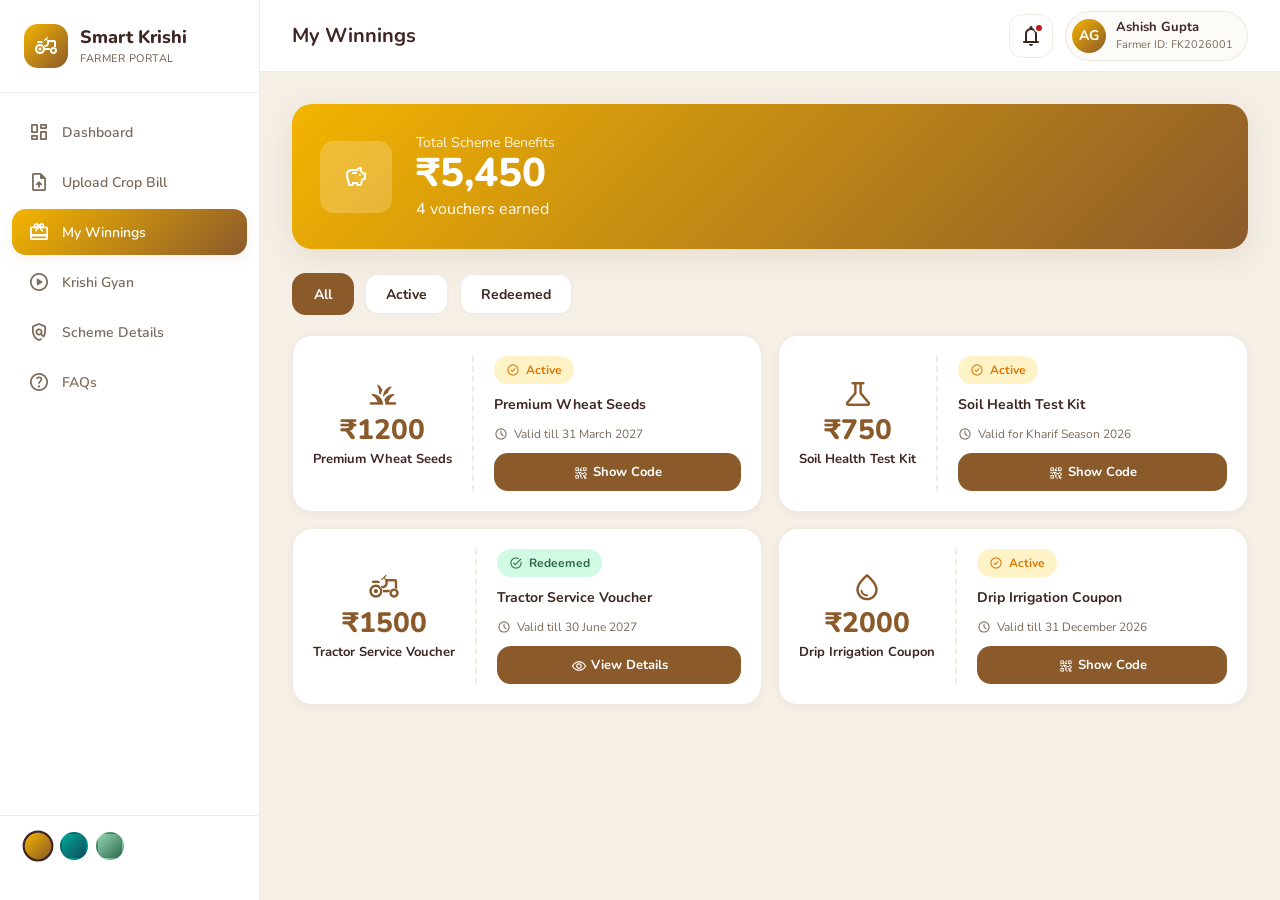
<file: my-winnings.html>
<!DOCTYPE html>
<html lang="en">
<head>
    <meta charset="UTF-8">
    <meta name="viewport" content="width=device-width, initial-scale=1.0">
    <title>My Winnings - Smart Krishi Portal</title>
    <link rel="icon" type="image/x-icon" href="assets/images/favicon/favicon.ico">
    <link rel="icon" type="image/png" sizes="32x32" href="assets/images/favicon/favicon-32x32.png">
    <link rel="icon" type="image/png" sizes="16x16" href="assets/images/favicon/favicon-16x16.png">
    <link rel="apple-touch-icon" sizes="180x180" href="assets/images/favicon/apple-touch-icon.png">
    <link rel="preconnect" href="https://fonts.googleapis.com">
    <link rel="preconnect" href="https://fonts.gstatic.com" crossorigin>
    <link href="https://fonts.googleapis.com/css2?family=Nunito:wght@400;600;700;800&display=swap" rel="stylesheet">
    <link href="https://fonts.googleapis.com/css2?family=Material+Symbols+Rounded:opsz,wght,FILL,GRAD@24,400,1,0" rel="stylesheet">
    <link rel="stylesheet" href="./styles/styles.css">
</head>
<body class="campaign-bhoomi">
    <div class="app-layout">
        <aside class="sidebar">
            <div class="sidebar-logo">
                <div class="sidebar-logo-icon">
                    <span class="material-symbols-rounded">agriculture</span>
                </div>
                <div class="sidebar-logo-text">
                    Smart Krishi
                    <span>Farmer Portal</span>
                </div>
            </div>

            <nav class="sidebar-nav">
                <a href="dashboard.html" class="nav-item">
                    <span class="material-symbols-rounded">dashboard</span>
                    Dashboard
                </a>
                <a href="upload-bill.html" class="nav-item">
                    <span class="material-symbols-rounded">upload_file</span>
                    Upload Crop Bill
                </a>
                <a href="my-winnings.html" class="nav-item active">
                    <span class="material-symbols-rounded">card_giftcard</span>
                    My Winnings
                </a>
                <a href="krishi-gyan.html" class="nav-item">
                    <span class="material-symbols-rounded">play_circle</span>
                    Krishi Gyan
                </a>
                <a href="scheme-details.html" class="nav-item">
                    <span class="material-symbols-rounded">policy</span>
                    Scheme Details
                </a>
                <a href="faqs.html" class="nav-item">
                    <span class="material-symbols-rounded">help</span>
                    FAQs
                </a>
            </nav>

            <div class="sidebar-footer">
                <div class="theme-selector">
                    <div class="theme-dot bhoomi active" data-theme-btn="campaign-bhoomi" title="Bhoomi Theme"></div>
                    <div class="theme-dot krishi" data-theme-btn="campaign-krishi-tech" title="Krishi Tech Theme"></div>
                    <div class="theme-dot harit" data-theme-btn="campaign-harit" title="Harit Theme"></div>
                </div>
            </div>
        </aside>

        <div class="sidebar-overlay" id="sidebarOverlay"></div>

        <header class="top-header">
            <div class="header-left">
                <button class="mobile-menu-btn" id="mobileMenuBtn">
                    <span class="material-symbols-rounded">menu</span>
                </button>
                <h1 class="page-title">My Winnings</h1>
            </div>

            <div class="header-right">
                <button class="header-icon-btn">
                    <span class="material-symbols-rounded">notifications</span>
                    <span class="notification-dot"></span>
                </button>
                <div class="user-chip">
                    <div class="user-avatar">AG</div>
                    <div class="user-details">
                        <div class="user-chip-name">Ashish Gupta</div>
                        <div class="user-chip-role">Farmer ID: FK2026001</div>
                    </div>
                </div>
            </div>
        </header>

        <main class="main-content">
            <div class="winnings-card">
                <div class="winnings-icon">
                    <span class="material-symbols-rounded">savings</span>
                </div>
                <div class="winnings-content">
                    <div class="winnings-label">Total Scheme Benefits</div>
                    <div class="winnings-amount" id="totalAmount">₹0</div>
                    <div class="winnings-sub" id="totalVouchers">0 vouchers earned</div>
                </div>
            </div>

            <div class="filter-tabs" id="filterTabs">
                <button class="filter-tab active" data-filter="all">All</button>
                <button class="filter-tab" data-filter="active">Active</button>
                <button class="filter-tab" data-filter="redeemed">Redeemed</button>
            </div>

            <div class="vouchers-grid" id="vouchersGrid">
            </div>

            <div class="empty-state" id="emptyState" hidden>
                <span class="material-symbols-rounded">card_giftcard</span>
                <p>No vouchers in this category yet.</p>
                <a href="upload-bill.html" class="btn btn-primary" style="max-width: 240px; margin: 16px auto 0;">
                    <span class="material-symbols-rounded">upload_file</span>
                    Upload Crop Bill
                </a>
            </div>
        </main>
    </div>

    <div class="modal-overlay" id="voucherModal">
        <div class="modal-content">
            <button class="modal-close" data-close-modal>
                <span class="material-symbols-rounded">close</span>
            </button>
            <div class="modal-icon">
                <span class="material-symbols-rounded" id="modalIcon">card_giftcard</span>
            </div>
            <h3 id="modalTitle">Voucher Title</h3>
            <p id="modalValidity">Valid till...</p>

            <div class="voucher-code-display">
                <div class="voucher-code-label">Your Voucher Code</div>
                <div class="voucher-code" id="modalCode">KRXXXXXX</div>
                <button class="copy-code-btn" id="copyCodeBtn">
                    <span class="material-symbols-rounded">content_copy</span>
                    Copy Code
                </button>
            </div>

            <div class="collection-info">
                <span class="material-symbols-rounded">storefront</span>
                <div>
                    <strong>Collect at Krishi Kendra</strong>
                    <p>Show this code at your nearest Krishi Seva Kendra to claim your reward.</p>
                </div>
            </div>

            <button class="btn btn-primary" id="markRedeemedBtn">
                <span class="material-symbols-rounded">check_circle</span>
                Mark as Redeemed
            </button>
        </div>
    </div>

    <script src="./scripts/app.js"></script>
    <script src="./scripts/my-winnings.js"></script>
    <script src="./scripts/theme.js"></script>
</body>
</html>
</file>
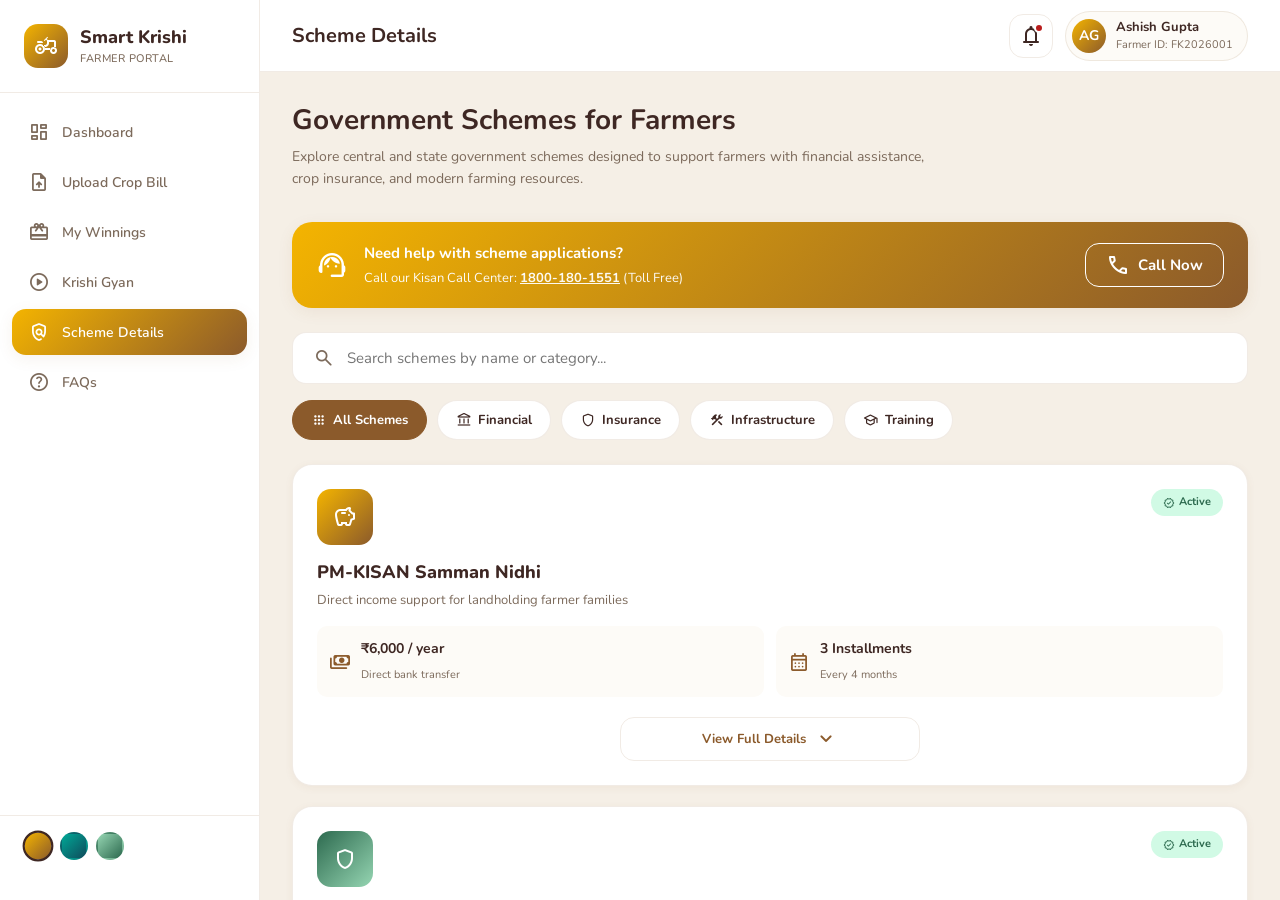
<file: scheme-details.html>
<!DOCTYPE html>
<html lang="en">
<head>
    <meta charset="UTF-8">
    <meta name="viewport" content="width=device-width, initial-scale=1.0">
    <title>Scheme Details - Smart Krishi Portal</title>
    <link rel="icon" type="image/x-icon" href="assets/images/favicon/favicon.ico">
    <link rel="icon" type="image/png" sizes="32x32" href="assets/images/favicon/favicon-32x32.png">
    <link rel="icon" type="image/png" sizes="16x16" href="assets/images/favicon/favicon-16x16.png">
    <link rel="apple-touch-icon" sizes="180x180" href="assets/images/favicon/apple-touch-icon.png">
    <link rel="preconnect" href="https://fonts.googleapis.com">
    <link rel="preconnect" href="https://fonts.gstatic.com" crossorigin>
    <link href="https://fonts.googleapis.com/css2?family=Nunito:wght@400;600;700;800&display=swap" rel="stylesheet">
    <link href="https://fonts.googleapis.com/css2?family=Material+Symbols+Rounded:opsz,wght,FILL,GRAD@24,400,1,0" rel="stylesheet">
    <link rel="stylesheet" href="styles/styles.css">
</head>
<body class="campaign-bhoomi">
    <div class="app-layout">
        <aside class="sidebar">
            <div class="sidebar-logo">
                <div class="sidebar-logo-icon">
                    <span class="material-symbols-rounded">agriculture</span>
                </div>
                <div class="sidebar-logo-text">
                    Smart Krishi
                    <span>Farmer Portal</span>
                </div>
            </div>

            <nav class="sidebar-nav">
                <a href="dashboard.html" class="nav-item">
                    <span class="material-symbols-rounded">dashboard</span>
                    Dashboard
                </a>
                <a href="upload-bill.html" class="nav-item">
                    <span class="material-symbols-rounded">upload_file</span>
                    Upload Crop Bill
                </a>
                <a href="my-winnings.html" class="nav-item">
                    <span class="material-symbols-rounded">card_giftcard</span>
                    My Winnings
                </a>
                <a href="krishi-gyan.html" class="nav-item">
                    <span class="material-symbols-rounded">play_circle</span>
                    Krishi Gyan
                </a>
                <a href="scheme-details.html" class="nav-item active">
                    <span class="material-symbols-rounded">policy</span>
                    Scheme Details
                </a>
                <a href="faqs.html" class="nav-item">
                    <span class="material-symbols-rounded">help</span>
                    FAQs
                </a>
            </nav>

            <div class="sidebar-footer">
                <div class="theme-selector">
                    <div class="theme-dot bhoomi active" data-theme-btn="campaign-bhoomi" title="Bhoomi Theme"></div>
                    <div class="theme-dot krishi" data-theme-btn="campaign-krishi-tech" title="Krishi Tech Theme"></div>
                    <div class="theme-dot harit" data-theme-btn="campaign-harit" title="Harit Theme"></div>
                </div>
            </div>
        </aside>

        <div class="sidebar-overlay" id="sidebarOverlay"></div>

        <header class="top-header">
            <div class="header-left">
                <button class="mobile-menu-btn" id="mobileMenuBtn">
                    <span class="material-symbols-rounded">menu</span>
                </button>
                <h1 class="page-title">Scheme Details</h1>
            </div>

            <div class="header-right">
                <button class="header-icon-btn">
                    <span class="material-symbols-rounded">notifications</span>
                    <span class="notification-dot"></span>
                </button>
                <div class="user-chip">
                    <div class="user-avatar">AG</div>
                    <div class="user-details">
                        <div class="user-chip-name">Ashish Gupta</div>
                        <div class="user-chip-role">Farmer ID: FK2026001</div>
                    </div>
                </div>
            </div>
        </header>

        <main class="main-content">
            <div class="content-section">
                <h2 style="font-size: 28px; margin-bottom: 8px;">Government Schemes for Farmers</h2>
                <p class="page-intro">Explore central and state government schemes designed to support farmers with financial assistance, crop insurance, and modern farming resources.</p>
            </div>

            <div class="helpline-banner">
                <span class="material-symbols-rounded">support_agent</span>
                <div class="helpline-content">
                    <strong>Need help with scheme applications?</strong>
                    <span>Call our Kisan Call Center: <a href="tel:18001801551">1800-180-1551</a> (Toll Free)</span>
                </div>
                <a href="tel:18001801551" class="btn btn-secondary" style="width: auto; height: 44px; padding: 0 20px;">
                    <span class="material-symbols-rounded">call</span>
                    Call Now
                </a>
            </div>

            <div class="scheme-filter">
                <div class="search-box-large">
                    <span class="material-symbols-rounded">search</span>
                    <input type="text" id="schemeSearch" placeholder="Search schemes by name or category..." class="search-input-large">
                </div>
                <div class="scheme-categories" id="schemeCategories">
                    <button class="category-chip active" data-category="all">
                        <span class="material-symbols-rounded" style="font-size: 16px;">apps</span>
                        All Schemes
                    </button>
                    <button class="category-chip" data-category="financial">
                        <span class="material-symbols-rounded" style="font-size: 16px;">account_balance</span>
                        Financial
                    </button>
                    <button class="category-chip" data-category="insurance">
                        <span class="material-symbols-rounded" style="font-size: 16px;">shield</span>
                        Insurance
                    </button>
                    <button class="category-chip" data-category="infrastructure">
                        <span class="material-symbols-rounded" style="font-size: 16px;">construction</span>
                        Infrastructure
                    </button>
                    <button class="category-chip" data-category="training">
                        <span class="material-symbols-rounded" style="font-size: 16px;">school</span>
                        Training
                    </button>
                </div>
            </div>

            <div class="schemes-grid" id="schemesGrid">
                <div class="scheme-card" data-category="financial">
                    <div class="scheme-card-header">
                        <div class="scheme-icon" style="background: linear-gradient(135deg, #F4B400, #8B5A2B);">
                            <span class="material-symbols-rounded">savings</span>
                        </div>
                        <div class="scheme-badge badge--success">
                            <span class="material-symbols-rounded" style="font-size: 12px;">verified</span>
                            Active
                        </div>
                    </div>
                    <h3 class="scheme-title">PM-KISAN Samman Nidhi</h3>
                    <p class="scheme-subtitle">Direct income support for landholding farmer families</p>
                    
                    <div class="scheme-highlights">
                        <div class="highlight-item">
                            <span class="material-symbols-rounded">payments</span>
                            <div>
                                <strong>₹6,000 / year</strong>
                                <span>Direct bank transfer</span>
                            </div>
                        </div>
                        <div class="highlight-item">
                            <span class="material-symbols-rounded">calendar_month</span>
                            <div>
                                <strong>3 Installments</strong>
                                <span>Every 4 months</span>
                            </div>
                        </div>
                    </div>

                    <button class="scheme-expand-btn" data-scheme="pmkisan">
                        <span>View Full Details</span>
                        <span class="material-symbols-rounded">expand_more</span>
                    </button>

                    <div class="scheme-details" id="pmkisan-details">
                        <div class="details-section">
                            <h4>
                                <span class="material-symbols-rounded">check_circle</span>
                                Eligibility
                            </h4>
                            <ul class="details-list">
                                <li>All landholding farmer families across India</li>
                                <li>Must have cultivable land recorded in revenue records</li>
                                <li>Small and marginal farmers with up to 2 hectares</li>
                                <li>Excludes institutional landholders and income tax payers</li>
                            </ul>
                        </div>

                        <div class="details-section">
                            <h4>
                                <span class="material-symbols-rounded">description</span>
                                Required Documents
                            </h4>
                            <ul class="details-list">
                                <li>Aadhaar Card (mandatory)</li>
                                <li>Land ownership documents / Khasra Khatauni</li>
                                <li>Bank account details (linked with Aadhaar)</li>
                                <li>Mobile number (for OTP verification)</li>
                            </ul>
                        </div>

                        <div class="details-section">
                            <h4>
                                <span class="material-symbols-rounded">format_list_numbered</span>
                                How to Apply
                            </h4>
                            <ol class="details-list details-list--numbered">
                                <li>Visit nearest Common Service Centre (CSC) or agriculture office</li>
                                <li>Submit application form with required documents</li>
                                <li>Get Aadhaar seeding done with bank account</li>
                                <li>Track status on pmkisan.gov.in using registration number</li>
                            </ol>
                        </div>

                        <div class="details-actions">
                            <a href="https://pmkisan.gov.in" target="_blank" class="btn btn-primary" style="flex: 1;">
                                <span class="material-symbols-rounded">open_in_new</span>
                                Apply Online
                            </a>
                            <button class="btn btn-secondary" data-close-details style="flex: 1;">
                                <span class="material-symbols-rounded">close</span>
                                Close
                            </button>
                        </div>
                    </div>
                </div>

                <div class="scheme-card" data-category="insurance">
                    <div class="scheme-card-header">
                        <div class="scheme-icon" style="background: linear-gradient(135deg, #2D6A4F, #95D5B2);">
                            <span class="material-symbols-rounded">shield</span>
                        </div>
                        <div class="scheme-badge badge--success">
                            <span class="material-symbols-rounded" style="font-size: 12px;">verified</span>
                            Active
                        </div>
                    </div>
                    <h3 class="scheme-title">PM Fasal Bima Yojana (PMFBY)</h3>
                    <p class="scheme-subtitle">Comprehensive crop insurance against natural calamities</p>
                    
                    <div class="scheme-highlights">
                        <div class="highlight-item">
                            <span class="material-symbols-rounded">percent</span>
                            <div>
                                <strong>2% Premium</strong>
                                <span>For Kharif crops</span>
                            </div>
                        </div>
                        <div class="highlight-item">
                            <span class="material-symbols-rounded">umbrella</span>
                            <div>
                                <strong>Full Coverage</strong>
                                <span>Until post-harvest</span>
                            </div>
                        </div>
                    </div>

                    <button class="scheme-expand-btn" data-scheme="pmfby">
                        <span>View Full Details</span>
                        <span class="material-symbols-rounded">expand_more</span>
                    </button>

                    <div class="scheme-details" id="pmfby-details">
                        <div class="details-section">
                            <h4>
                                <span class="material-symbols-rounded">check_circle</span>
                                Eligibility
                            </h4>
                            <ul class="details-list">
                                <li>All farmers including sharecroppers and tenant farmers</li>
                                <li>Growing notified crops in notified areas</li>
                                <li>Both loanee and non-loanee farmers eligible</li>
                            </ul>
                        </div>

                        <div class="details-section">
                            <h4>
                                <span class="material-symbols-rounded">description</span>
                                Required Documents
                            </h4>
                            <ul class="details-list">
                                <li>Aadhaar Card</li>
                                <li>Land records / Tenant agreement</li>
                                <li>Bank account passbook</li>
                                <li>Sowing certificate (for non-loanee farmers)</li>
                            </ul>
                        </div>

                        <div class="details-section">
                            <h4>
                                <span class="material-symbols-rounded">format_list_numbered</span>
                                How to Apply
                            </h4>
                            <ol class="details-list details-list--numbered">
                                <li>Enroll before crop sowing deadline through bank/CSC</li>
                                <li>Pay premium amount (balance subsidized by government)</li>
                                <li>Report crop loss within 72 hours of incident</li>
                                <li>Claim settled directly to bank account after assessment</li>
                            </ol>
                        </div>

                        <div class="details-actions">
                            <a href="https://pmfby.gov.in" target="_blank" class="btn btn-primary" style="flex: 1;">
                                <span class="material-symbols-rounded">open_in_new</span>
                                Apply Online
                            </a>
                            <button class="btn btn-secondary" data-close-details style="flex: 1;">
                                <span class="material-symbols-rounded">close</span>
                                Close
                            </button>
                        </div>
                    </div>
                </div>

                <div class="scheme-card" data-category="infrastructure">
                    <div class="scheme-card-header">
                        <div class="scheme-icon" style="background: linear-gradient(135deg, #D97706, #FBBF24);">
                            <span class="material-symbols-rounded">science</span>
                        </div>
                        <div class="scheme-badge badge--success">
                            <span class="material-symbols-rounded" style="font-size: 12px;">verified</span>
                            Active
                        </div>
                    </div>
                    <h3 class="scheme-title">Soil Health Card Scheme</h3>
                    <p class="scheme-subtitle">Free soil testing and nutrient recommendations</p>
                    
                    <div class="scheme-highlights">
                        <div class="highlight-item">
                            <span class="material-symbols-rounded">free_cancellation</span>
                            <div>
                                <strong>100% Free</strong>
                                <span>Government funded</span>
                            </div>
                        </div>
                        <div class="highlight-item">
                            <span class="material-symbols-rounded">science</span>
                            <div>
                                <strong>12 Parameters</strong>
                                <span>Complete soil analysis</span>
                            </div>
                        </div>
                    </div>

                    <button class="scheme-expand-btn" data-scheme="shc">
                        <span>View Full Details</span>
                        <span class="material-symbols-rounded">expand_more</span>
                    </button>

                    <div class="scheme-details" id="shc-details">
                        <div class="details-section">
                            <h4>
                                <span class="material-symbols-rounded">check_circle</span>
                                Eligibility
                            </h4>
                            <ul class="details-list">
                                <li>All farmers across India</li>
                                <li>One card issued per holding every 3 years</li>
                                <li>No income or land size restrictions</li>
                            </ul>
                        </div>

                        <div class="details-section">
                            <h4>
                                <span class="material-symbols-rounded">description</span>
                                Required Documents
                            </h4>
                            <ul class="details-list">
                                <li>Aadhaar Card</li>
                                <li>Land ownership proof</li>
                                <li>Soil sample (200 grams from 4-5 spots in field)</li>
                            </ul>
                        </div>

                        <div class="details-section">
                            <h4>
                                <span class="material-symbols-rounded">format_list_numbered</span>
                                How to Apply
                            </h4>
                            <ol class="details-list details-list--numbered">
                                <li>Collect soil sample using proper technique</li>
                                <li>Submit to nearest Soil Testing Laboratory or CSC</li>
                                <li>Receive Soil Health Card within 21 days</li>
                                <li>Follow nutrient recommendations for better yield</li>
                            </ol>
                        </div>

                        <div class="details-actions">
                            <a href="https://soilhealth.dac.gov.in" target="_blank" class="btn btn-primary" style="flex: 1;">
                                <span class="material-symbols-rounded">open_in_new</span>
                                Apply Online
                            </a>
                            <button class="btn btn-secondary" data-close-details style="flex: 1;">
                                <span class="material-symbols-rounded">close</span>
                                Close
                            </button>
                        </div>
                    </div>
                </div>

                <div class="scheme-card" data-category="financial">
                    <div class="scheme-card-header">
                        <div class="scheme-icon" style="background: linear-gradient(135deg, #0F4C5C, #00A896);">
                            <span class="material-symbols-rounded">credit_card</span>
                        </div>
                        <div class="scheme-badge badge--success">
                            <span class="material-symbols-rounded" style="font-size: 12px;">verified</span>
                            Active
                        </div>
                    </div>
                    <h3 class="scheme-title">Kisan Credit Card (KCC)</h3>
                    <p class="scheme-subtitle">Affordable credit for agricultural and allied activities</p>
                    
                    <div class="scheme-highlights">
                        <div class="highlight-item">
                            <span class="material-symbols-rounded">trending_down</span>
                            <div>
                                <strong>4% Interest</strong>
                                <span>With timely repayment</span>
                            </div>
                        </div>
                        <div class="highlight-item">
                            <span class="material-symbols-rounded">credit_score</span>
                            <div>
                                <strong>Up to ₹3 Lakh</strong>
                                <span>Without collateral</span>
                            </div>
                        </div>
                    </div>

                    <button class="scheme-expand-btn" data-scheme="kcc">
                        <span>View Full Details</span>
                        <span class="material-symbols-rounded">expand_more</span>
                    </button>

                    <div class="scheme-details" id="kcc-details">
                        <div class="details-section">
                            <h4>
                                <span class="material-symbols-rounded">check_circle</span>
                                Eligibility
                            </h4>
                            <ul class="details-list">
                                <li>All farmers - individual or joint</li>
                                <li>Tenant farmers, oral lessees, sharecroppers</li>
                                <li>Self Help Groups of farmers</li>
                            </ul>
                        </div>

                        <div class="details-section">
                            <h4>
                                <span class="material-symbols-rounded">description</span>
                                Required Documents
                            </h4>
                            <ul class="details-list">
                                <li>Aadhaar Card and PAN (for loans above ₹1.6 lakh)</li>
                                <li>Land records / proof of cultivation</li>
                                <li>Passport size photographs</li>
                                <li>Application form from bank</li>
                            </ul>
                        </div>

                        <div class="details-section">
                            <h4>
                                <span class="material-symbols-rounded">format_list_numbered</span>
                                How to Apply
                            </h4>
                            <ol class="details-list details-list--numbered">
                                <li>Visit your nearest bank branch (public or private)</li>
                                <li>Submit application with documents</li>
                                <li>Loan sanction and KCC issued within 14 days</li>
                                <li>Withdraw funds as needed, repay within crop cycle</li>
                            </ol>
                        </div>

                        <div class="details-actions">
                            <a href="https://www.pmkisan.gov.in" target="_blank" class="btn btn-primary" style="flex: 1;">
                                <span class="material-symbols-rounded">open_in_new</span>
                                Visit Bank
                            </a>
                            <button class="btn btn-secondary" data-close-details style="flex: 1;">
                                <span class="material-symbols-rounded">close</span>
                                Close
                            </button>
                        </div>
                    </div>
                </div>

                <div class="scheme-card" data-category="training">
                    <div class="scheme-card-header">
                        <div class="scheme-icon" style="background: linear-gradient(135deg, #2D6A4F, #52B788);">
                            <span class="material-symbols-rounded">eco</span>
                        </div>
                        <div class="scheme-badge badge--success">
                            <span class="material-symbols-rounded" style="font-size: 12px;">verified</span>
                            Active
                        </div>
                    </div>
                    <h3 class="scheme-title">Paramparagat Krishi Vikas Yojana</h3>
                    <p class="scheme-subtitle">Promotion of organic farming through cluster approach</p>
                    
                    <div class="scheme-highlights">
                        <div class="highlight-item">
                            <span class="material-symbols-rounded">payments</span>
                            <div>
                                <strong>₹50,000 / hectare</strong>
                                <span>Over 3 years</span>
                            </div>
                        </div>
                        <div class="highlight-item">
                            <span class="material-symbols-rounded">groups</span>
                            <div>
                                <strong>50 Farmer Group</strong>
                                <span>50 acre cluster</span>
                            </div>
                        </div>
                    </div>

                    <button class="scheme-expand-btn" data-scheme="pkvy">
                        <span>View Full Details</span>
                        <span class="material-symbols-rounded">expand_more</span>
                    </button>

                    <div class="scheme-details" id="pkvy-details">
                        <div class="details-section">
                            <h4>
                                <span class="material-symbols-rounded">check_circle</span>
                                Eligibility
                            </h4>
                            <ul class="details-list">
                                <li>Farmers willing to adopt organic farming</li>
                                <li>Must form group of 50 farmers with 50 acre area</li>
                                <li>Land should not have used chemical fertilizers recently</li>
                            </ul>
                        </div>

                        <div class="details-section">
                            <h4>
                                <span class="material-symbols-rounded">description</span>
                                Required Documents
                            </h4>
                            <ul class="details-list">
                                <li>Group registration with agriculture department</li>
                                <li>Land records of all group members</li>
                                <li>Aadhaar cards of all farmers</li>
                                <li>Resolution passed by farmer group</li>
                            </ul>
                        </div>

                        <div class="details-section">
                            <h4>
                                <span class="material-symbols-rounded">format_list_numbered</span>
                                How to Apply
                            </h4>
                            <ol class="details-list details-list--numbered">
                                <li>Form group of 50 farmers in your area</li>
                                <li>Register with District Agriculture Office</li>
                                <li>Undergo 3-year organic certification process</li>
                                <li>Receive financial support and training</li>
                            </ol>
                        </div>

                        <div class="details-actions">
                            <a href="#" class="btn btn-primary" style="flex: 1;">
                                <span class="material-symbols-rounded">open_in_new</span>
                                Contact Office
                            </a>
                            <button class="btn btn-secondary" data-close-details style="flex: 1;">
                                <span class="material-symbols-rounded">close</span>
                                Close
                            </button>
                        </div>
                    </div>
                </div>

                <div class="scheme-card" data-category="infrastructure">
                    <div class="scheme-card-header">
                        <div class="scheme-icon" style="background: linear-gradient(135deg, #8B5A2B, #D4A041);">
                            <span class="material-symbols-rounded">precision_manufacturing</span>
                        </div>
                        <div class="scheme-badge badge--success">
                            <span class="material-symbols-rounded" style="font-size: 12px;">verified</span>
                            Active
                        </div>
                    </div>
                    <h3 class="scheme-title">Sub-Mission on Agricultural Mechanization</h3>
                    <p class="scheme-subtitle">Subsidy on purchase of farm machinery and equipment</p>
                    
                    <div class="scheme-highlights">
                        <div class="highlight-item">
                            <span class="material-symbols-rounded">percent</span>
                            <div>
                                <strong>40-50% Subsidy</strong>
                                <span>On machinery cost</span>
                            </div>
                        </div>
                        <div class="highlight-item">
                            <span class="material-symbols-rounded">category</span>
                            <div>
                                <strong>200+ Items</strong>
                                <span>Tractors to drones</span>
                            </div>
                        </div>
                    </div>

                    <button class="scheme-expand-btn" data-scheme="smam">
                        <span>View Full Details</span>
                        <span class="material-symbols-rounded">expand_more</span>
                    </button>

                    <div class="scheme-details" id="smam-details">
                        <div class="details-section">
                            <h4>
                                <span class="material-symbols-rounded">check_circle</span>
                                Eligibility
                            </h4>
                            <ul class="details-list">
                                <li>All farmers, including women farmers</li>
                                <li>SC/ST farmers get priority and higher subsidy</li>
                                <li>SHGs and FPOs also eligible</li>
                            </ul>
                        </div>

                        <div class="details-section">
                            <h4>
                                <span class="material-symbols-rounded">description</span>
                                Required Documents
                            </h4>
                            <ul class="details-list">
                                <li>Aadhaar Card</li>
                                <li>Land ownership proof</li>
                                <li>Quotation from authorized dealer</li>
                                <li>Bank account details</li>
                                <li>Caste certificate (for reserved category benefits)</li>
                            </ul>
                        </div>

                        <div class="details-section">
                            <h4>
                                <span class="material-symbols-rounded">format_list_numbered</span>
                                How to Apply
                            </h4>
                            <ol class="details-list details-list--numbered">
                                <li>Apply on agri-machinery portal or at agriculture office</li>
                                <li>Get approval and purchase from empaneled dealer</li>
                                <li>Submit invoice and delivery proof</li>
                                <li>Receive subsidy directly in bank account</li>
                            </ol>
                        </div>

                        <div class="details-actions">
                            <a href="https://agrimachinery.gov.in" target="_blank" class="btn btn-primary" style="flex: 1;">
                                <span class="material-symbols-rounded">open_in_new</span>
                                Apply Online
                            </a>
                            <button class="btn btn-secondary" data-close-details style="flex: 1;">
                                <span class="material-symbols-rounded">close</span>
                                Close
                            </button>
                        </div>
                    </div>
                </div>
            </div>

            <div class="empty-state" id="emptyState" hidden>
                <span class="material-symbols-rounded">search_off</span>
                <p>No schemes found matching your search.</p>
            </div>
        </main>
    </div>

    <script src="scripts/app.js"></script>
    <script src="scripts/scheme-details.js"></script>
    <script src="scripts/theme.js"></script>
</body>
</html>
</file>
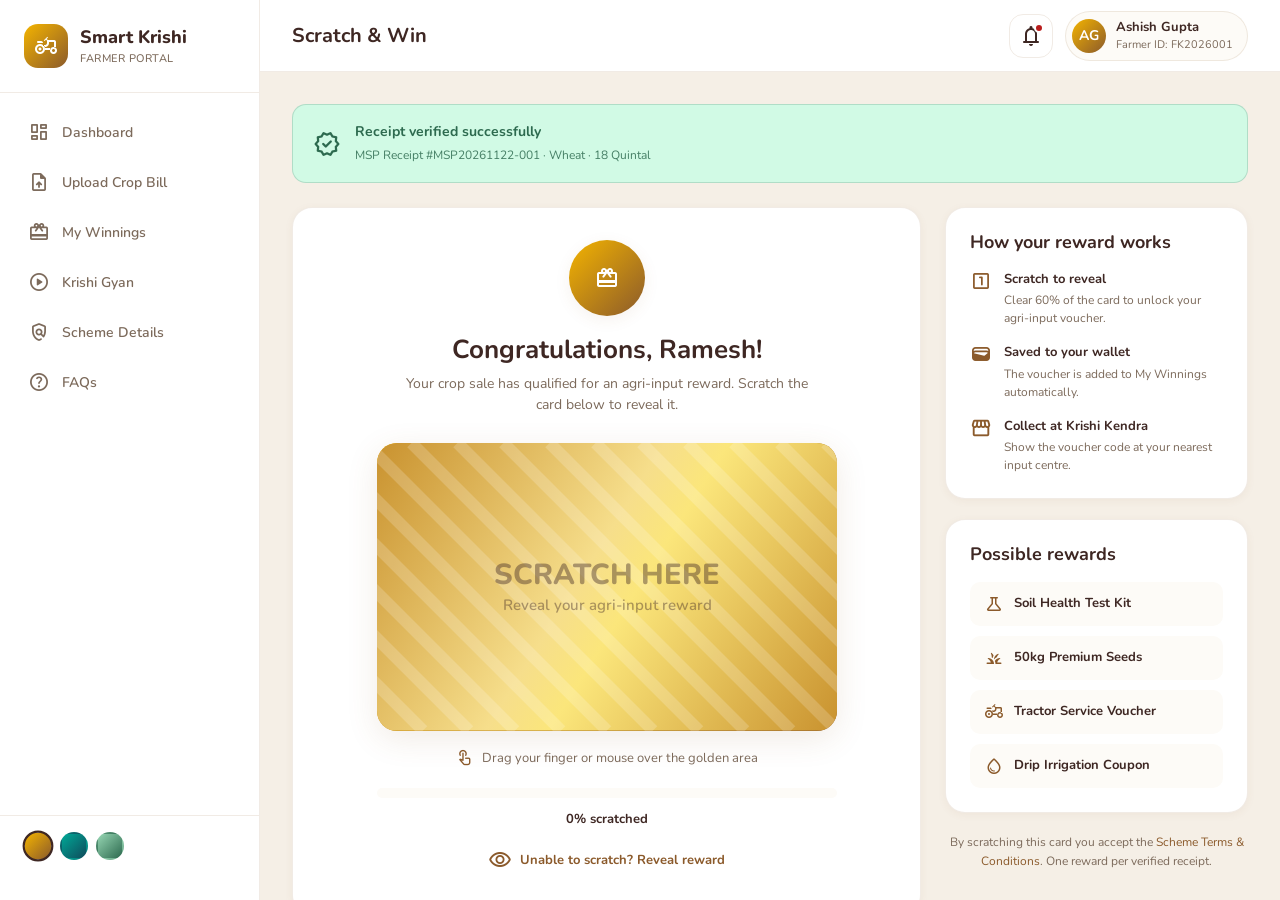
<file: scratch-card.html>
<!DOCTYPE html>
<html lang="en">
<head>
    <meta charset="UTF-8">
    <meta name="viewport" content="width=device-width, initial-scale=1.0">
    <title>Scratch &amp; Win - Smart Krishi Portal</title>
    <link rel="icon" type="image/x-icon" href="assets/images/favicon/favicon.ico">
    <link rel="icon" type="image/png" sizes="32x32" href="assets/images/favicon/favicon-32x32.png">
    <link rel="icon" type="image/png" sizes="16x16" href="assets/images/favicon/favicon-16x16.png">
    <link rel="apple-touch-icon" sizes="180x180" href="assets/images/favicon/apple-touch-icon.png">
    <link rel="preconnect" href="https://fonts.googleapis.com">
    <link rel="preconnect" href="https://fonts.gstatic.com" crossorigin>
    <link href="https://fonts.googleapis.com/css2?family=Nunito:wght@400;600;700;800&display=swap" rel="stylesheet">
    <link href="https://fonts.googleapis.com/css2?family=Material+Symbols+Rounded:opsz,wght,FILL,GRAD@24,400,1,0" rel="stylesheet">
    <link rel="stylesheet" href="./styles/styles.css">
</head>
<body class="campaign-bhoomi">
    <div class="app-layout">
        <aside class="sidebar">
            <div class="sidebar-logo">
                <div class="sidebar-logo-icon">
                    <span class="material-symbols-rounded">agriculture</span>
                </div>
                <div class="sidebar-logo-text">
                    Smart Krishi
                    <span>Farmer Portal</span>
                </div>
            </div>

            <nav class="sidebar-nav">
                <a href="dashboard.html" class="nav-item">
                    <span class="material-symbols-rounded">dashboard</span>
                    Dashboard
                </a>
                <a href="upload-bill.html" class="nav-item">
                    <span class="material-symbols-rounded">upload_file</span>
                    Upload Crop Bill
                </a>
                <a href="my-winnings.html" class="nav-item">
                    <span class="material-symbols-rounded">card_giftcard</span>
                    My Winnings
                </a>
                <a href="krishi-gyan.html" class="nav-item">
                    <span class="material-symbols-rounded">play_circle</span>
                    Krishi Gyan
                </a>
                <a href="scheme-details.html" class="nav-item">
                    <span class="material-symbols-rounded">policy</span>
                    Scheme Details
                </a>
                <a href="faqs.html" class="nav-item">
                    <span class="material-symbols-rounded">help</span>
                    FAQs
                </a>
            </nav>

            <div class="sidebar-footer">
                <div class="theme-selector">
                    <div class="theme-dot bhoomi active" data-theme-btn="campaign-bhoomi" title="Bhoomi Theme"></div>
                    <div class="theme-dot krishi" data-theme-btn="campaign-krishi-tech" title="Krishi Tech Theme"></div>
                    <div class="theme-dot harit" data-theme-btn="campaign-harit" title="Harit Theme"></div>
                </div>
            </div>
        </aside>

        <div class="sidebar-overlay" id="sidebarOverlay"></div>

        <header class="top-header">
            <div class="header-left">
                <button class="mobile-menu-btn" id="mobileMenuBtn">
                    <span class="material-symbols-rounded">menu</span>
                </button>
                <h1 class="page-title">Scratch &amp; Win</h1>
            </div>

            <div class="header-right">
                <button class="header-icon-btn">
                    <span class="material-symbols-rounded">notifications</span>
                    <span class="notification-dot"></span>
                </button>
                <div class="user-chip">
                    <div class="user-avatar">AG</div>
                    <div class="user-details">
                        <div class="user-chip-name">Ashish Gupta</div>
                        <div class="user-chip-role">Farmer ID: FK2026001</div>
                    </div>
                </div>
            </div>
        </header>

        <main class="main-content">
            <div class="verified-strip">
                <span class="material-symbols-rounded">verified</span>
                <div>
                    <strong>Receipt verified successfully</strong>
                    <span>MSP Receipt #MSP20261122-001 &middot; Wheat &middot; 18 Quintal</span>
                </div>
            </div>

            <div class="scratch-layout">
                <section class="surface-card scratch-panel">
                    <div class="congrats-block">
                        <div class="congrats-icon">
                            <span class="material-symbols-rounded">redeem</span>
                        </div>
                        <h2> Congratulations, Ramesh! </h2>
                        <p>Your crop sale has qualified for an agri-input reward. Scratch the card below to reveal it.</p>
                    </div>

                    <div class="scratch-card-wrapper">
                        <div class="scratch-card-container" id="scratchContainer">
                            <div class="reward-display" id="rewardDisplay">
                                <span class="material-symbols-rounded reward-icon" id="rewardIcon">science</span>
                                <div class="reward-amount" id="rewardTitle">Soil Health Kit</div>
                                <div class="reward-brand" id="rewardSub">Free Soil Testing Kit</div>
                                <div class="reward-validity" id="rewardValidity">Valid for Kharif Season 2026</div>
                            </div>

                            <canvas class="scratch-canvas" id="scratchCanvas"
                                    aria-label="Scratch card. Use the reveal button below if you cannot scratch."></canvas>
                        </div>

                        <div class="scratch-instructions" id="scratchHint">
                            <span class="material-symbols-rounded">touch_app</span>
                            Drag your finger or mouse over the golden area
                        </div>

                        <div class="progress-section">
                            <div class="progress-bar-container">
                                <div class="progress-bar-fill" id="scratchProgress"></div>
                            </div>
                            <div class="progress-text">
                                <span id="progressPercent">0%</span> scratched
                            </div>
                        </div>

                        <button type="button" class="btn btn-ghost reveal-fallback" id="revealBtn">
                            <span class="material-symbols-rounded">visibility</span>
                            Unable to scratch? Reveal reward
                        </button>
                    </div>
                </section>

                <aside class="scratch-aside">
                    <div class="surface-card info-card">
                        <h3 class="section-title">How your reward works</h3>
                        <ul class="info-steps">
                            <li>
                                <span class="material-symbols-rounded">looks_one</span>
                                <div>
                                    <strong>Scratch to reveal</strong>
                                    <p>Clear 60% of the card to unlock your agri-input voucher.</p>
                                </div>
                            </li>
                            <li>
                                <span class="material-symbols-rounded">wallet</span>
                                <div>
                                    <strong>Saved to your wallet</strong>
                                    <p>The voucher is added to My Winnings automatically.</p>
                                </div>
                            </li>
                            <li>
                                <span class="material-symbols-rounded">storefront</span>
                                <div>
                                    <strong>Collect at Krishi Kendra</strong>
                                    <p>Show the voucher code at your nearest input centre.</p>
                                </div>
                            </li>
                        </ul>
                    </div>

                    <div class="surface-card info-card">
                        <h3 class="section-title">Possible rewards</h3>
                        <div class="reward-pool">
                            <div class="reward-pool-item">
                                <span class="material-symbols-rounded">science</span>
                                Soil Health Test Kit
                            </div>
                            <div class="reward-pool-item">
                                <span class="material-symbols-rounded">grass</span>
                                50kg Premium Seeds
                            </div>
                            <div class="reward-pool-item">
                                <span class="material-symbols-rounded">agriculture</span>
                                Tractor Service Voucher
                            </div>
                            <div class="reward-pool-item">
                                <span class="material-symbols-rounded">water_drop</span>
                                Drip Irrigation Coupon
                            </div>
                        </div>
                    </div>

                    <p class="scratch-terms">
                        By scratching this card you accept the
                        <a href="#">Scheme Terms &amp; Conditions</a>.
                        One reward per verified receipt.
                    </p>
                </aside>
            </div>
        </main>
    </div>

    <div class="modal-overlay" id="celebrationModal" data-lock-modal>
        <div class="modal-content">
            <div class="modal-icon modal-icon--success celebration-icon">
                <span class="material-symbols-rounded">emoji_events</span>
            </div>
            <h3>You Won!</h3>

            <div class="prize-display">
                <span class="material-symbols-rounded prize-icon" id="modalPrizeIcon">science</span>
                <div class="prize-name" id="modalPrizeName">Free Soil Health Test Kit</div>
                <div class="prize-meta" id="modalPrizeMeta">Valid for Kharif Season 2026</div>
            </div>

            <p>Your voucher has been added to your wallet. Collect it from your nearest Krishi Kendra using the voucher code.</p>

            <a href="my-winnings.html" class="btn btn-primary">
                <span class="material-symbols-rounded">wallet</span>
                View My Winnings
            </a>
            <a href="dashboard.html" class="btn btn-secondary" style="margin-top: 12px;">
                <span class="material-symbols-rounded">home</span>
                Back to Home
            </a>
        </div>
    </div>

    <script src="./scripts/app.js"></script>
    <script src="./scripts/scratch-card.js"></script>
    <script src="./scripts/theme.js"></script>
</body>
</html>
</file>
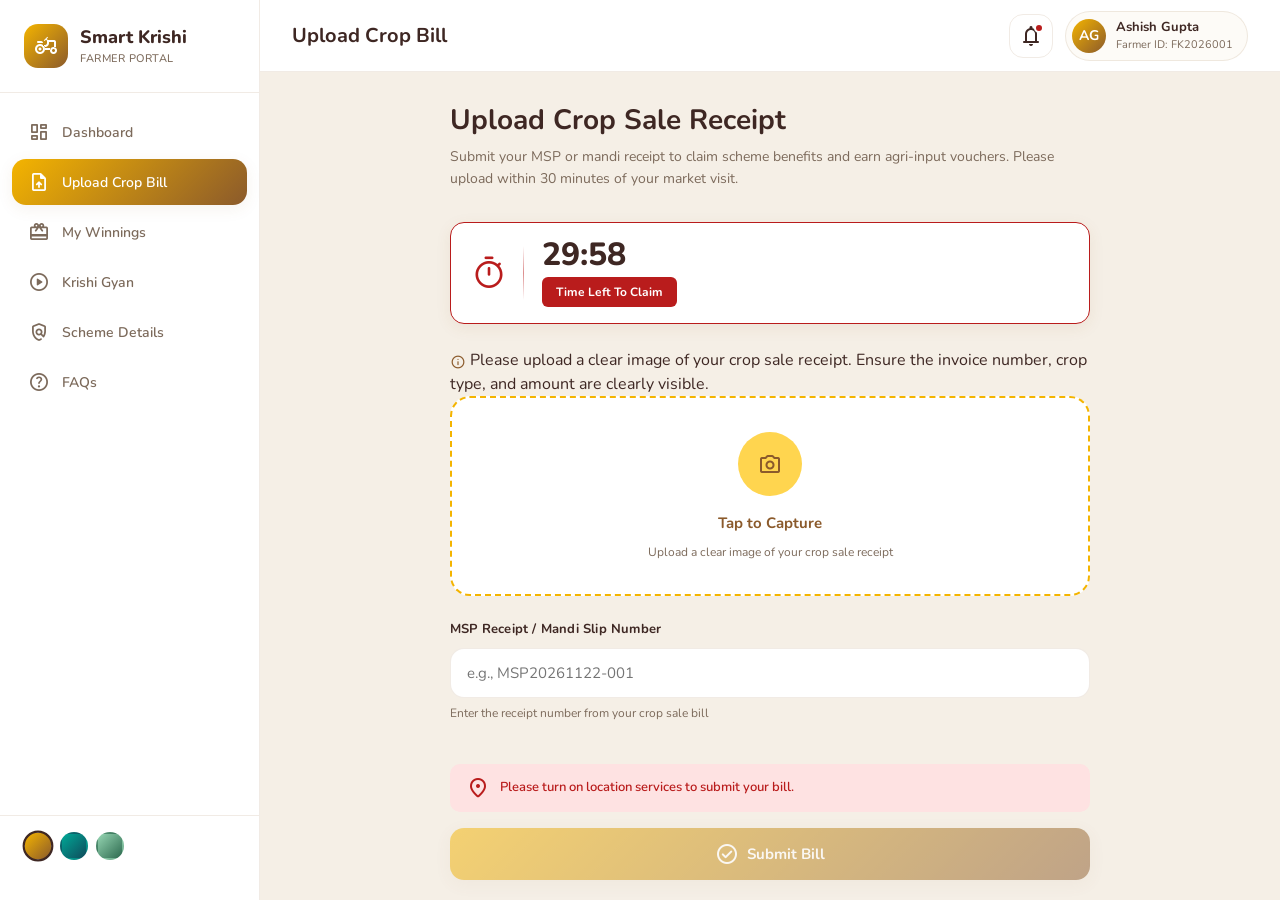
<file: upload-bill.html>
<!DOCTYPE html>
<html lang="en">
<head>
    <meta charset="UTF-8">
    <meta name="viewport" content="width=device-width, initial-scale=1.0">
    <title>Upload Crop Bill - Smart Krishi Portal</title>
    <link rel="icon" type="image/x-icon" href="assets/images/favicon/favicon.ico">
    <link rel="icon" type="image/png" sizes="32x32" href="assets/images/favicon/favicon-32x32.png">
    <link rel="icon" type="image/png" sizes="16x16" href="assets/images/favicon/favicon-16x16.png">
    <link rel="apple-touch-icon" sizes="180x180" href="assets/images/favicon/apple-touch-icon.png">
    <link rel="preconnect" href="https://fonts.googleapis.com">
    <link rel="preconnect" href="https://fonts.gstatic.com" crossorigin>
    <link href="https://fonts.googleapis.com/css2?family=Nunito:wght@400;600;700;800&display=swap" rel="stylesheet">
    <link href="https://fonts.googleapis.com/css2?family=Material+Symbols+Rounded:opsz,wght,FILL,GRAD@24,400,1,0" rel="stylesheet" />
    <link rel="stylesheet" href="./styles/styles.css">
</head>
<body class="campaign-bhoomi">
    <div class="app-layout">
        <aside class="sidebar">
            <div class="sidebar-logo">
                <div class="sidebar-logo-icon">
                    <span class="material-symbols-rounded">agriculture</span>
                </div>
                <div class="sidebar-logo-text">
                    Smart Krishi
                    <span>Farmer Portal</span>
                </div>
            </div>
            
            <nav class="sidebar-nav">
                <a href="dashboard.html" class="nav-item">
                    <span class="material-symbols-rounded">dashboard</span>
                    Dashboard
                </a>
                <a href="upload-bill.html" class="nav-item active">
                    <span class="material-symbols-rounded">upload_file</span>
                    Upload Crop Bill
                </a>
                <a href="my-winnings.html" class="nav-item">
                    <span class="material-symbols-rounded">card_giftcard</span>
                    My Winnings
                </a>
                <a href="krishi-gyan.html" class="nav-item">
                    <span class="material-symbols-rounded">play_circle</span>
                    Krishi Gyan
                </a>
                <a href="scheme-details.html" class="nav-item">
                    <span class="material-symbols-rounded">policy</span>
                    Scheme Details
                </a>
                <a href="faqs.html" class="nav-item">
                    <span class="material-symbols-rounded">help</span>
                    FAQs
                </a>
            </nav>
            
            <div class="sidebar-footer">
                <div class="theme-selector">
                    <div class="theme-dot bhoomi active" data-theme-btn="campaign-bhoomi" title="Bhoomi Theme"></div>
                    <div class="theme-dot krishi" data-theme-btn="campaign-krishi-tech" title="Krishi Tech Theme"></div>
                    <div class="theme-dot harit" data-theme-btn="campaign-harit" title="Harit Theme"></div>
                </div>
            </div>
        </aside>
        
        <div class="sidebar-overlay" id="sidebarOverlay"></div>
        
        <header class="top-header">
            <div class="header-left">
                <button class="mobile-menu-btn" id="mobileMenuBtn">
                    <span class="material-symbols-rounded">menu</span>
                </button>
                <h1 class="page-title">Upload Crop Bill</h1>
            </div>
            
            <div class="header-right">
                <button class="header-icon-btn">
                    <span class="material-symbols-rounded">notifications</span>
                    <span class="notification-dot"></span>
                </button>
                <div class="user-chip">
                    <div class="user-avatar">AG</div>
                    <div class="user-details">
                        <div class="user-chip-name">Ashish Gupta</div>
                        <div class="user-chip-role">Farmer ID: FK2026001</div>
                    </div>
                </div>
            </div>
        </header>
        
        <main class="main-content">
            <div style="max-width: 640px; margin: 0 auto;">
                <div class="content-section">
                    <h2 style="font-size: 28px; margin-bottom: 8px;">Upload Crop Sale Receipt</h2>
                    <p class="page-intro">Submit your MSP or mandi receipt to claim scheme benefits and earn agri-input vouchers. Please upload within 30 minutes of your market visit.</p>
                </div>
                
                <div class="claim-timer-card" id="timerCard">
                    <span class="material-symbols-rounded timer-icon">timer</span>
                    <div class="timer-divider"></div>
                    <div class="timer-details">
                        <div class="timer-countdown" id="countdown">30:00</div>
                        <div class="timer-pill">Time Left To Claim</div>
                    </div>
                </div>
                
                <p class="upload-helper">
                    <span class="material-symbols-rounded" style="font-size: 16px; vertical-align: middle; color: var(--brand-primary);">info</span>
                    Please upload a clear image of your crop sale receipt. Ensure the invoice number, crop type, and amount are clearly visible.
                </p>
                
                <form id="billForm">
                    <div class="bill-upload-box" id="billBox">
                        <input type="file" id="billInput" accept="image/*" style="display: none;">
                        
                        <div class="upload-placeholder" id="uploadPlaceholder">
                            <div class="camera-circle">
                                <span class="material-symbols-rounded">photo_camera</span>
                            </div>
                            <div class="capture-title">Tap to Capture</div>
                            <div class="capture-subtitle">Upload a clear image of your crop sale receipt</div>
                        </div>
                        
                        <img id="billPreview" class="bill-preview hidden" alt="Bill preview">
                    </div>
                    
                    <button type="button" id="retakeBtn" class="retake-btn hidden">
                        <span class="material-symbols-rounded" style="font-size: 14px; vertical-align: middle;">refresh</span>
                        Retake / Change Image
                    </button>
                    
                    <div class="form-group" style="margin-top: 24px;">
                        <label class="form-label" for="invoiceNo">MSP Receipt / Mandi Slip Number</label>
                        <input 
                            type="text" 
                            id="invoiceNo" 
                            class="form-input" 
                            placeholder="e.g., MSP20261122-001"
                            required
                        >
                        <span class="form-hint">Enter the receipt number from your crop sale bill</span>
                        <span class="form-error" id="invoiceError"></span>
                    </div>
                    
                    <div class="location-status" id="locationStatus">
                        <span class="material-symbols-rounded">location_on</span>
                        <span>Checking your location...</span>
                    </div>
                    
                    <button type="submit" class="btn btn-primary" id="submitBillBtn" disabled>
                        <span class="material-symbols-rounded">check_circle</span>
                        Submit Bill
                    </button>
                </form>
            </div>
        </main>
    </div>
    
    <div class="modal-overlay" id="expiredModal">
        <div class="modal-content">
            <button class="modal-close" data-close-modal>
                <span class="material-symbols-rounded">close</span>
            </button>
            <div class="modal-icon modal-icon--danger">
                <span class="material-symbols-rounded">timer_off</span>
            </div>
            <h3>Time's Up!</h3>
            <p>The 30-minute bill upload window has expired. This claim can no longer be submitted.</p>
            <a href="dashboard.html" class="btn btn-primary">
                <span class="material-symbols-rounded">home</span>
                Back Home
            </a>
        </div>
    </div>
    
    <div class="modal-overlay" id="duplicateModal">
        <div class="modal-content">
            <button class="modal-close" data-close-modal>
                <span class="material-symbols-rounded">close</span>
            </button>
            <div class="modal-icon modal-icon--danger">
                <span class="material-symbols-rounded">warning</span>
            </div>
            <h3>Bill Already Used</h3>
            <p>This receipt number has already been used for a reward claim. Please upload a different bill.</p>
            <button class="btn btn-secondary" data-close-modal>
                <span class="material-symbols-rounded">upload_file</span>
                Try Another Bill
            </button>
        </div>
    </div>
    
    <script src="scripts/app.js"></script>
    <script src="scripts/upload-bill.js"></script>
    <script src="scripts/theme.js"></script>
</body>
</html>
</file>
<file: styles/styles.css>
@charset "UTF-8";
:root {
  --brand-primary: #8B5A2B;
  --brand-primary-dark: #6B4423;
  --brand-accent: #F4B400;
  --brand-accent-light: #FFD54F;
  --brand-bg: #FDFBF7;
  --brand-surface: #FFFFFF;
  --brand-text: #3E2723;
  --brand-text-muted: #7C6A5B;
  --brand-border: rgba(139, 90, 43, 0.12);
  --success: #2D6A4F;
  --success-light: #D1FAE5;
  --warning: #D97706;
  --warning-light: #FEF3C7;
  --danger: #B91C1C;
  --danger-light: #FEE2E2;
  --locked: #6B7280;
  --locked-light: #F3F4F6;
  --font-heading: 'Nunito', sans-serif;
  --font-body: 'Nunito', sans-serif;
  --radius-sm: 10px;
  --radius-md: 14px;
  --radius-lg: 20px;
  --radius-xl: 28px;
  --shadow-sm: 0 2px 8px rgba(139, 90, 43, 0.06);
  --shadow: 0 4px 16px rgba(139, 90, 43, 0.08);
  --shadow-lg: 0 8px 32px rgba(139, 90, 43, 0.12);
  --container-max: 1280px;
  --sidebar-width: 260px;
  --header-height: 72px;
}

body.campaign-krishi-tech {
  --brand-primary: #0F4C5C;
  --brand-primary-dark: #0A3A47;
  --brand-accent: #00A896;
  --brand-accent-light: #5FD3C4;
  --brand-bg: #F1F5F9;
  --brand-surface: #FFFFFF;
  --brand-text: #1E293B;
  --brand-text-muted: #64748B;
  --brand-border: rgba(15, 76, 92, 0.12);
  --radius-sm: 8px;
  --radius-md: 12px;
  --radius-lg: 16px;
  --radius-xl: 20px;
  --shadow: 0 4px 16px rgba(15, 76, 92, 0.08);
}

body.campaign-harit {
  --brand-primary: #2D6A4F;
  --brand-primary-dark: #1B4332;
  --brand-accent: #95D5B2;
  --brand-accent-light: #B7E4C7;
  --brand-bg: #F8FAF5;
  --brand-surface: #FFFFFF;
  --brand-text: #1B4332;
  --brand-text-muted: #52796F;
  --brand-border: rgba(45, 106, 79, 0.12);
}

*,
*::before,
*::after {
  box-sizing: border-box;
  margin: 0;
  padding: 0;
}

html {
  scroll-behavior: smooth;
  -webkit-text-size-adjust: 100%;
}

body {
  font-family: var(--font-body);
  background-color: #F5EFE6;
  color: var(--brand-text);
  min-height: 100dvh;
  line-height: 1.5;
  transition: background-color 0.3s ease, color 0.3s ease;
  -webkit-font-smoothing: antialiased;
}

body.no-scroll {
  overflow: hidden !important;
}

img {
  max-width: 100%;
  display: block;
}

button {
  font-family: inherit;
  cursor: pointer;
}

input,
select,
textarea {
  font-family: inherit;
}

a {
  color: var(--brand-primary);
  text-decoration: none;
}

h1,
h2,
h3,
h4 {
  font-family: var(--font-heading);
  font-weight: 700;
  color: var(--brand-text);
  line-height: 1.2;
}

h1 {
  font-size: 32px;
}

h2 {
  font-size: 24px;
}

h3 {
  font-size: 20px;
}

h4 {
  font-size: 16px;
}

.text-black {
  color: var(--brand-text);
}

.app-layout {
  height: 100dvh;
  display: grid;
  grid-template-columns: var(--sidebar-width) 1fr;
  grid-template-rows: var(--header-height) 1fr;
  grid-template-areas: "sidebar header" "sidebar main";
}

.sidebar {
  grid-area: sidebar;
  background: var(--brand-surface);
  border-right: 1px solid var(--brand-border);
  padding: 24px 0;
  position: sticky;
  top: 0;
  height: 100dvh;
  overflow-y: auto;
  display: flex;
  flex-direction: column;
}

.sidebar-logo {
  padding: 0 24px 24px;
  border-bottom: 1px solid var(--brand-border);
  margin-bottom: 16px;
  display: flex;
  align-items: center;
  gap: 12px;
}

.sidebar-logo-icon {
  width: 44px;
  height: 44px;
  border-radius: var(--radius-md);
  background: linear-gradient(135deg, var(--brand-accent), var(--brand-primary));
  display: flex;
  align-items: center;
  justify-content: center;
  color: white;
  font-size: 24px;
}

.sidebar-logo-text {
  font-family: var(--font-heading);
  font-weight: 800;
  font-size: 18px;
  color: var(--brand-text);
}

.sidebar-logo-text span {
  display: block;
  font-size: 11px;
  font-weight: 500;
  color: var(--brand-text-muted);
  letter-spacing: 0.5px;
  text-transform: uppercase;
}

.sidebar-nav {
  flex: 1;
  padding: 0 12px;
}

.nav-item {
  display: flex;
  align-items: center;
  gap: 12px;
  padding: 12px 16px;
  border-radius: var(--radius-md);
  color: var(--brand-text-muted);
  font-weight: 600;
  font-size: 14px;
  margin-bottom: 4px;
  transition: all 0.2s ease;
}

.nav-item:hover {
  background: var(--brand-bg);
  color: var(--brand-primary);
}

.nav-item.active {
  background: linear-gradient(135deg, var(--brand-accent), var(--brand-primary));
  color: white;
  box-shadow: var(--shadow);
}

.nav-item .material-symbols-rounded {
  font-size: 22px;
}

.sidebar-footer {
  padding: 16px 24px;
  border-top: 1px solid var(--brand-border);
  margin-top: auto;
}

.theme-selector {
  display: flex;
  gap: 8px;
}

.theme-dot {
  width: 28px;
  height: 28px;
  border-radius: 50%;
  border: 2px solid transparent;
  cursor: pointer;
  transition: all 0.2s ease;
}

.theme-dot.active {
  border-color: var(--brand-text);
  transform: scale(1.1);
}

.theme-dot.bhoomi {
  background: linear-gradient(135deg, #F4B400, #8B5A2B);
}

.theme-dot.krishi {
  background: linear-gradient(135deg, #00A896, #0F4C5C);
}

.theme-dot.harit {
  background: linear-gradient(135deg, #95D5B2, #2D6A4F);
}

.top-header {
  grid-area: header;
  background: var(--brand-surface);
  border-bottom: 1px solid var(--brand-border);
  padding: 0 32px;
  display: flex;
  align-items: center;
  justify-content: space-between;
  position: sticky;
  top: 0;
  z-index: 30;
}

.header-left {
  display: flex;
  align-items: center;
  gap: 16px;
}

.mobile-menu-btn {
  display: none;
  width: 44px;
  height: 44px;
  border-radius: var(--radius-md);
  border: none;
  background: var(--brand-bg);
  color: var(--brand-text);
  align-items: center;
  justify-content: center;
}

.page-title {
  font-family: var(--font-heading);
  font-size: 20px;
  font-weight: 700;
}

.header-right {
  display: flex;
  align-items: center;
  gap: 12px;
}

.header-icon-btn {
  width: 44px;
  height: 44px;
  border-radius: var(--radius-md);
  border: 1px solid var(--brand-border);
  background: transparent;
  color: var(--brand-text);
  display: flex;
  align-items: center;
  justify-content: center;
  position: relative;
  transition: all 0.2s ease;
}

.header-icon-btn:hover {
  background: var(--brand-bg);
}

.notification-dot {
  position: absolute;
  top: 8px;
  right: 8px;
  width: 10px;
  height: 10px;
  border-radius: 50%;
  background: var(--danger);
  border: 2px solid var(--brand-surface);
}

.user-chip {
  display: flex;
  align-items: center;
  gap: 10px;
  padding: 6px 14px 6px 6px;
  border-radius: 999px;
  background: var(--brand-bg);
  border: 1px solid var(--brand-border);
}

.user-avatar {
  width: 34px;
  height: 34px;
  border-radius: 50%;
  background: linear-gradient(135deg, var(--brand-accent), var(--brand-primary));
  color: white;
  display: flex;
  align-items: center;
  justify-content: center;
  font-weight: 700;
  font-size: 14px;
}

.user-chip-name {
  font-size: 13px;
  font-weight: 700;
  color: var(--brand-text);
}

.user-chip-role {
  font-size: 11px;
  color: var(--brand-text-muted);
}

.main-content {
  grid-area: main;
  padding: 32px;
  overflow-x: hidden;
}

.auth-layout {
  height: 100dvh;
  display: grid;
  grid-template-columns: 1fr 1fr;
  background: var(--brand-bg);
}

.auth-visual {
  background: linear-gradient(135deg, var(--brand-primary) 0%, var(--brand-primary-dark) 100%);
  padding: 48px;
  display: flex;
  flex-direction: column;
  justify-content: space-between;
  color: white;
  position: relative;
  overflow: hidden;
  background-image: url("../assets/images/auth-visual-bg.png");
  background-size: cover;
  background-position: center;
  background-blend-mode: overlay;
}

.auth-visual::before {
  content: "";
  position: absolute;
  top: -50%;
  right: -30%;
  width: 600px;
  height: 600px;
  border-radius: 50%;
  background: radial-gradient(circle, var(--brand-accent) 0%, transparent 70%);
  opacity: 0.3;
}

.auth-brand {
  display: flex;
  align-items: center;
  gap: 12px;
  position: relative;
  z-index: 1;
}

.auth-brand-icon {
  width: 52px;
  height: 52px;
  border-radius: var(--radius-md);
  background: rgba(255, 255, 255, 0.15);
  display: flex;
  align-items: center;
  justify-content: center;
  font-size: 28px;
}

.auth-brand-name {
  font-family: var(--font-heading);
  font-size: 22px;
  font-weight: 800;
}

.auth-visual-content {
  position: relative;
  z-index: 1;
}

.auth-visual-content h1 {
  font-size: 40px;
  font-weight: 800;
  color: white;
  margin-bottom: 16px;
  line-height: 1.2;
}

.auth-visual-content p {
  font-size: 16px;
  opacity: 0.9;
  margin-bottom: 32px;
  max-width: 400px;
}

.auth-features {
  display: flex;
  flex-direction: column;
  gap: 16px;
}

.auth-feature {
  display: flex;
  align-items: center;
  gap: 12px;
  font-size: 14px;
}

.auth-feature-icon {
  width: 36px;
  height: 36px;
  border-radius: 50%;
  background: rgba(255, 255, 255, 0.15);
  display: flex;
  align-items: center;
  justify-content: center;
  font-size: 18px;
}

.auth-form-container {
  display: flex;
  align-items: center;
  justify-content: center;
  padding: 48px;
}

.auth-form {
  width: 100%;
  max-width: 420px;
}

.auth-form h2 {
  font-size: 28px;
  margin-bottom: 8px;
}

.auth-form-subtitle {
  color: var(--brand-text-muted);
  font-size: 14px;
  margin-bottom: 16px;
}

.form-group {
  margin-bottom: 20px;
}

.form-label {
  display: block;
  font-size: 13px;
  font-weight: 700;
  color: var(--brand-text);
  margin-bottom: 8px;
  letter-spacing: 0.2px;
}

.form-input,
.form-select,
.form-textarea {
  width: 100%;
  height: 50px;
  padding: 0 16px;
  border-radius: var(--radius-md);
  border: 1.5px solid var(--brand-border);
  background-color: var(--brand-surface);
  color: var(--brand-text);
  font-size: 15px;
  transition: all 0.2s ease;
}

.form-textarea {
  height: auto;
  padding: 14px 16px;
  resize: vertical;
  min-height: 100px;
}

.form-input:focus,
.form-select:focus,
.form-textarea:focus {
  outline: none;
  border-color: var(--brand-accent);
  box-shadow: 0 0 0 4px rgba(244, 180, 0, 0.15);
}

.form-hint {
  display: block;
  margin-top: 6px;
  color: var(--brand-text-muted);
  font-size: 12px;
}

.form-error {
  display: block;
  min-height: 16px;
  margin-top: 6px;
  color: var(--danger);
  font-size: 12px;
  font-weight: 600;
}

.otp-container {
  display: flex;
  gap: 12px;
  justify-content: center;
  margin: 28px 0;
}

.otp-box {
  width: 64px;
  height: 64px;
  text-align: center;
  font-size: 26px;
  font-weight: 700;
  border-radius: var(--radius-md);
  border: 2px solid var(--brand-border);
  background-color: var(--brand-surface);
  color: var(--brand-text);
  transition: all 0.2s ease;
}

.otp-box:focus {
  outline: none;
  border-color: var(--brand-accent);
  transform: translateY(-2px);
  box-shadow: var(--shadow);
}

.btn {
  display: inline-flex;
  align-items: center;
  justify-content: center;
  gap: 8px;
  height: 52px;
  padding: 0 24px;
  border-radius: var(--radius-md);
  border: none;
  font-family: var(--font-heading);
  font-size: 15px;
  font-weight: 700;
  cursor: pointer;
  transition: all 0.2s ease;
  text-decoration: none;
}

.btn-primary {
  width: 100%;
  background: linear-gradient(135deg, var(--brand-accent) 0%, var(--brand-primary) 100%);
  color: #ffffff;
  box-shadow: var(--shadow);
}

.btn-primary:hover:not(:disabled) {
  filter: brightness(1.05);
  transform: translateY(-1px);
  box-shadow: var(--shadow-lg);
}

.btn-primary:active {
  transform: scale(0.98);
}

.btn-primary:disabled {
  opacity: 0.5;
  cursor: not-allowed;
}

.btn-secondary {
  width: 100%;
  background: transparent;
  border: 1.5px solid var(--brand-primary);
  color: var(--brand-primary);
}

.btn-secondary:hover {
  background: var(--brand-primary);
  color: white;
}

.btn-ghost {
  background: transparent;
  color: var(--brand-primary);
  height: 44px;
}

.btn-ghost:hover {
  background: var(--brand-bg);
}

.btn-icon {
  width: 44px;
  height: 44px;
  padding: 0;
  border-radius: var(--radius-md);
  background: var(--brand-bg);
  border: 1px solid var(--brand-border);
  color: var(--brand-text);
  display: inline-flex;
  align-items: center;
  justify-content: center;
}

.btn-icon:hover {
  background: var(--brand-accent-light);
}

.surface-card {
  background: var(--brand-surface);
  border-radius: var(--radius-lg);
  padding: 24px;
  box-shadow: var(--shadow-sm);
  border: 1px solid var(--brand-border);
}

.stat-grid {
  display: grid;
  grid-template-columns: repeat(auto-fit, minmax(220px, 1fr));
  gap: 20px;
  margin-bottom: 32px;
}

.stat-card {
  background: var(--brand-surface);
  border-radius: var(--radius-lg);
  padding: 24px;
  display: flex;
  align-items: center;
  gap: 18px;
  box-shadow: var(--shadow-sm);
  border: 1px solid var(--brand-border);
  transition: all 0.2s ease;
}

.stat-card:hover {
  transform: translateY(-2px);
  box-shadow: var(--shadow);
}

.stat-icon {
  width: 56px;
  height: 56px;
  border-radius: var(--radius-md);
  display: flex;
  align-items: center;
  justify-content: center;
  font-size: 26px;
  flex-shrink: 0;
}

.stat-card.primary .stat-icon {
  background: linear-gradient(135deg, var(--brand-accent), var(--brand-primary));
  color: white;
}

.stat-card.success .stat-icon {
  background: var(--success-light);
  color: var(--success);
}

.stat-card.warning .stat-icon {
  background: var(--warning-light);
  color: var(--warning);
}

.stat-card.accent .stat-icon {
  background: var(--brand-accent-light);
  color: var(--brand-primary-dark);
}

.stat-value {
  font-family: var(--font-heading);
  font-size: 26px;
  font-weight: 800;
  color: var(--brand-text);
  line-height: 1;
}

.stat-label {
  font-size: 13px;
  color: var(--brand-text-muted);
  margin-top: 4px;
}

.action-grid {
  display: grid;
  grid-template-columns: repeat(auto-fit, minmax(160px, 1fr));
  gap: 16px;
}

.action-card {
  background: var(--brand-surface);
  border-radius: var(--radius-lg);
  padding: 24px 16px;
  display: flex;
  flex-direction: column;
  align-items: center;
  gap: 12px;
  text-decoration: none;
  transition: all 0.2s ease;
  box-shadow: var(--shadow-sm);
  border: 1px solid var(--brand-border);
  text-align: center;
}

.action-card:hover {
  transform: translateY(-3px);
  box-shadow: var(--shadow);
  border-color: var(--brand-accent);
}

.action-icon {
  width: 56px;
  height: 56px;
  border-radius: var(--radius-md);
  background: linear-gradient(135deg, var(--brand-accent), var(--brand-primary));
  display: flex;
  align-items: center;
  justify-content: center;
  font-size: 26px;
  color: white;
}

.action-label {
  font-size: 14px;
  font-weight: 700;
  color: var(--brand-text);
}

.action-desc {
  font-size: 12px;
  color: var(--brand-text-muted);
}

.activity-list {
  display: flex;
  flex-direction: column;
  gap: 12px;
}

.activity-item {
  background: var(--brand-surface);
  border-radius: var(--radius-md);
  padding: 16px;
  display: flex;
  align-items: center;
  gap: 16px;
  border: 1px solid var(--brand-border);
}

.activity-icon {
  width: 44px;
  height: 44px;
  border-radius: 50%;
  display: flex;
  align-items: center;
  justify-content: center;
  font-size: 20px;
  flex-shrink: 0;
}

.activity-icon.success {
  background: var(--success-light);
  color: var(--success);
}

.activity-icon.pending {
  background: var(--warning-light);
  color: var(--warning);
}

.activity-icon.info {
  background: var(--brand-accent-light);
  color: var(--brand-primary-dark);
}

.activity-content {
  flex: 1;
}

.activity-title {
  font-size: 14px;
  font-weight: 700;
  color: var(--brand-text);
}

.activity-meta {
  font-size: 12px;
  color: var(--brand-text-muted);
  margin-top: 2px;
}

.section-header {
  display: flex;
  align-items: center;
  justify-content: space-between;
  margin-bottom: 20px;
}

.section-title {
  font-family: var(--font-heading);
  font-size: 18px;
  font-weight: 700;
  color: var(--brand-text);
}

.section-link {
  font-size: 13px;
  font-weight: 700;
  color: var(--brand-primary);
  display: flex;
  align-items: center;
  gap: 4px;
}

.content-section {
  margin-bottom: 32px;
}

.page-intro {
  color: var(--brand-text-muted);
  font-size: 14px;
  line-height: 1.6;
  margin-bottom: 24px;
  max-width: 640px;
}

.claim-timer-card {
  display: flex;
  align-items: center;
  background: var(--brand-surface);
  border: 1.5px solid var(--danger);
  border-radius: var(--radius-md);
  padding: 16px 20px;
  box-shadow: var(--shadow);
  margin-bottom: 24px;
}

.claim-timer-card.is-urgent {
  animation: timerPulse 1s infinite;
}

@keyframes timerPulse {
  0%, 100% {
    box-shadow: 0 0 0 0 rgba(185, 28, 28, 0.35);
  }
  50% {
    box-shadow: 0 0 0 8px transparent;
  }
}
.timer-icon {
  padding-right: 16px;
  color: var(--danger);
  font-size: 36px;
}

.timer-divider {
  width: 1px;
  height: 54px;
  margin-right: 18px;
  background: linear-gradient(180deg, transparent, rgba(185, 28, 28, 0.5), transparent);
}

.timer-countdown {
  font-family: var(--font-heading);
  font-size: 32px;
  font-weight: 800;
  line-height: 1;
  font-variant-numeric: tabular-nums;
  color: var(--brand-text);
}

.timer-pill {
  width: -moz-fit-content;
  width: fit-content;
  padding: 6px 14px;
  border-radius: 6px;
  background: var(--danger);
  color: #fff;
  font-size: 12px;
  font-weight: 700;
  margin-top: 6px;
}

.bill-upload-box {
  min-height: 200px;
  width: 100%;
  padding: 24px;
  border: 2px dashed var(--brand-accent);
  border-radius: var(--radius-lg);
  background: var(--brand-surface);
  display: flex;
  align-items: center;
  justify-content: center;
  cursor: pointer;
  overflow: hidden;
  transition: all 0.2s ease;
}

.bill-upload-box:hover {
  border-color: var(--brand-primary);
  background: var(--brand-bg);
}

.bill-upload-box.has-file {
  border-style: solid;
  border-color: var(--success);
  padding: 12px;
}

.upload-placeholder {
  display: flex;
  flex-direction: column;
  align-items: center;
  gap: 8px;
  text-align: center;
}

.upload-placeholder.hidden {
  display: none;
}

.camera-circle {
  width: 64px;
  height: 64px;
  border-radius: 50%;
  background: var(--brand-accent-light);
  color: var(--brand-primary);
  display: flex;
  align-items: center;
  justify-content: center;
  font-size: 28px;
  margin-bottom: 8px;
}

.capture-title {
  color: var(--brand-primary);
  font-size: 15px;
  font-weight: 700;
}

.capture-subtitle {
  color: var(--brand-text-muted);
  font-size: 12px;
}

.bill-preview {
  max-width: 100%;
  max-height: 220px;
  -o-object-fit: contain;
     object-fit: contain;
  border-radius: var(--radius-md);
}

.bill-preview.hidden {
  display: none;
}

.retake-btn {
  display: block;
  margin: 12px auto 0;
  border: none;
  background: transparent;
  color: var(--brand-primary);
  font-size: 13px;
  font-weight: 700;
  cursor: pointer;
  text-decoration: underline;
}

.retake-btn.hidden {
  display: none;
}

.location-status {
  display: flex;
  align-items: center;
  gap: 10px;
  margin: 16px 0;
  padding: 12px 16px;
  border-radius: var(--radius-sm);
  background: var(--locked-light);
  color: var(--brand-text-muted);
  font-size: 13px;
  font-weight: 600;
}

.location-status.is-ok {
  background: var(--success-light);
  color: var(--success);
}

.location-status.is-blocked {
  background: var(--danger-light);
  color: var(--danger);
}

.scratch-section {
  padding: 24px;
  max-width: 500px;
  margin: 0 auto;
}

.scratch-card-container {
  position: relative;
  width: 100%;
  aspect-ratio: 16/10;
  border-radius: var(--radius-lg);
  overflow: hidden;
  box-shadow: var(--shadow-lg);
}

.reward-display {
  position: absolute;
  inset: 0;
  background: linear-gradient(135deg, var(--brand-accent), var(--brand-primary));
  display: flex;
  flex-direction: column;
  align-items: center;
  justify-content: center;
  color: white;
  text-align: center;
  padding: 24px;
}

.reward-amount {
  font-family: var(--font-heading);
  font-size: 48px;
  font-weight: 800;
  line-height: 1;
  margin-bottom: 8px;
}

.reward-brand {
  font-size: 20px;
  font-weight: 700;
  margin-bottom: 12px;
}

.scratch-canvas {
  position: absolute;
  inset: 0;
  width: 100%;
  height: 100%;
  cursor: pointer;
  touch-action: none;
}

.progress-bar-container {
  width: 100%;
  height: 10px;
  background: var(--brand-bg);
  border-radius: 5px;
  overflow: hidden;
  margin: 20px 0 12px;
}

.progress-bar-fill {
  height: 100%;
  width: 0%;
  background: linear-gradient(90deg, var(--brand-accent), var(--brand-primary));
  border-radius: 5px;
  transition: width 0.3s ease;
}

.winnings-card {
  background: linear-gradient(135deg, var(--brand-accent), var(--brand-primary));
  border-radius: var(--radius-lg);
  padding: 28px;
  display: flex;
  align-items: center;
  gap: 24px;
  color: white;
  box-shadow: var(--shadow-lg);
  margin-bottom: 24px;
}

.winnings-icon {
  width: 72px;
  height: 72px;
  border-radius: var(--radius-md);
  background: rgba(255, 255, 255, 0.2);
  display: flex;
  align-items: center;
  justify-content: center;
  font-size: 32px;
  flex-shrink: 0;
}

.winnings-amount {
  font-family: var(--font-heading);
  font-size: 40px;
  font-weight: 800;
  line-height: 1;
  margin-bottom: 4px;
}

.winnings-label {
  font-size: 14px;
  opacity: 0.9;
}

.filter-tabs {
  display: flex;
  gap: 10px;
  margin-bottom: 20px;
  flex-wrap: wrap;
}

.filter-tab {
  height: 42px;
  padding: 0 20px;
  border-radius: var(--radius-md);
  border: 2px solid var(--brand-border);
  background: var(--brand-surface);
  color: var(--brand-text);
  font-size: 14px;
  font-weight: 700;
  cursor: pointer;
  transition: all 0.2s ease;
}

.filter-tab.active {
  background: var(--brand-primary);
  border-color: var(--brand-primary);
  color: white;
}

.vouchers-grid {
  display: grid;
  grid-template-columns: repeat(auto-fill, minmax(320px, 1fr));
  gap: 16px;
}

.voucher-card {
  background: var(--brand-surface);
  border-radius: var(--radius-lg);
  padding: 20px;
  display: flex;
  gap: 20px;
  box-shadow: var(--shadow-sm);
  border: 1px solid var(--brand-border);
  transition: all 0.2s ease;
}

.voucher-card:hover {
  transform: translateY(-2px);
  box-shadow: var(--shadow);
}

.voucher-left {
  display: flex;
  flex-direction: column;
  align-items: center;
  justify-content: center;
  min-width: 100px;
  padding-right: 20px;
  border-right: 2px dashed var(--brand-border);
}

.voucher-amount {
  font-family: var(--font-heading);
  font-size: 28px;
  font-weight: 800;
  color: var(--brand-primary);
  line-height: 1;
  margin-bottom: 6px;
}

.voucher-brand {
  font-size: 13px;
  font-weight: 700;
  color: var(--brand-text);
}

.voucher-right {
  flex: 1;
  display: flex;
  flex-direction: column;
  gap: 10px;
}

.voucher-status {
  display: inline-flex;
  align-items: center;
  gap: 6px;
  padding: 5px 12px;
  border-radius: 20px;
  font-size: 12px;
  font-weight: 700;
  width: -moz-fit-content;
  width: fit-content;
}

.voucher-status.redeemed {
  background: var(--success-light);
  color: var(--success);
}

.voucher-status.active {
  background: var(--warning-light);
  color: var(--warning);
}

.voucher-type {
  font-size: 14px;
  font-weight: 700;
  color: var(--brand-text);
}

.voucher-validity {
  font-size: 12px;
  color: var(--brand-text-muted);
  display: flex;
  align-items: center;
  gap: 6px;
}

.voucher-action {
  height: 38px;
  border-radius: var(--radius-md);
  border: none;
  background: var(--brand-primary);
  color: white;
  font-size: 13px;
  font-weight: 700;
  cursor: pointer;
  transition: all 0.2s ease;
}

.voucher-action:hover:not(:disabled) {
  background: var(--brand-accent);
  color: var(--brand-primary-dark);
}

.voucher-action:disabled {
  background: var(--locked-light);
  color: var(--locked);
  cursor: not-allowed;
}

.file-row {
  height: 52px;
  padding: 0 16px;
  border-radius: var(--radius-md);
  border: 1.5px solid var(--brand-border);
  background: var(--brand-surface);
  color: var(--brand-text-muted);
  display: flex;
  align-items: center;
  justify-content: space-between;
  gap: 12px;
  cursor: pointer;
  font-size: 14px;
}

.file-row__btn {
  color: var(--brand-primary);
  font-weight: 700;
  text-decoration: underline;
}

.file-row.has-file {
  border-color: var(--success);
  color: var(--brand-text);
}

.accordion {
  margin-bottom: 20px;
  border-radius: var(--radius-md);
  background: var(--brand-surface);
  overflow: hidden;
  border: 1px solid var(--brand-border);
}

.accordion-trigger {
  width: 100%;
  height: 54px;
  padding: 0 18px;
  border: none;
  background: transparent;
  color: var(--brand-text);
  display: flex;
  align-items: center;
  justify-content: space-between;
  font-family: var(--font-heading);
  font-weight: 700;
  font-size: 14px;
  cursor: pointer;
}

.accordion-trigger span {
  display: flex;
  align-items: center;
  gap: 10px;
}

.accordion-trigger .material-symbols-rounded:last-child {
  transition: transform 0.25s ease;
}

.accordion-trigger[aria-expanded=true] .material-symbols-rounded:last-child {
  transform: rotate(180deg);
}

.accordion-trigger[aria-expanded=true] .material-symbols-rounded.main-icon {
  transform: rotate(0deg);
}

.accordion-panel {
  max-height: 0;
  overflow: hidden;
  transition: max-height 0.35s ease;
}

.accordion-inner {
  padding: 4px 18px 18px;
}

.terms-block {
  padding: 20px 0;
  margin-bottom: 20px;
  border-top: 1px solid var(--brand-border);
  border-bottom: 1px solid var(--brand-border);
}

.terms-block h4 {
  margin: 0 0 12px;
  font-family: var(--font-heading);
  font-size: 13px;
  text-transform: uppercase;
  letter-spacing: 0.6px;
  color: var(--brand-text-muted);
}

.terms-list {
  list-style: none;
  margin: 0 0 16px;
}

.terms-list:last-child {
  margin-bottom: 0;
}

.terms-list li {
  position: relative;
  padding-left: 26px;
  color: var(--brand-text-muted);
  font-size: 13px;
  line-height: 1.7;
  margin-bottom: 4px;
}

.terms-list li::before {
  position: absolute;
  left: 0;
  top: 2px;
  font-family: "Material Symbols Rounded";
  font-weight: 900;
  font-size: 16px;
  font-variation-settings: "FILL" 1;
}

.terms-list--do li::before {
  content: "check_circle";
  color: var(--success);
}

.terms-list--dont li::before {
  content: "cancel";
  color: var(--danger);
}

.captcha-row {
  display: flex;
  align-items: center;
  gap: 12px;
  margin-bottom: 16px;
}

.captcha-question {
  padding: 12px 18px;
  border-radius: var(--radius-sm);
  background: var(--brand-bg);
  color: var(--brand-text);
  font-family: var(--font-heading);
  font-weight: 800;
  white-space: nowrap;
}

.captcha-input {
  width: 100px;
  text-align: center;
}

.consent-row {
  display: flex;
  align-items: flex-start;
  gap: 10px;
  margin-bottom: 24px;
  color: var(--brand-text-muted);
  font-size: 13px;
  line-height: 1.5;
  cursor: pointer;
}

.consent-row input {
  width: 20px;
  height: 20px;
  margin-top: 1px;
  accent-color: var(--brand-primary);
}

.video-categories {
  display: flex;
  gap: 10px;
  margin-bottom: 24px;
  flex-wrap: wrap;
}

.category-chip {
  height: 40px;
  padding: 0 18px;
  border-radius: 999px;
  border: 1.5px solid var(--brand-border);
  background: var(--brand-surface);
  color: var(--brand-text);
  font-size: 13px;
  font-weight: 700;
  cursor: pointer;
  display: inline-flex;
  align-items: center;
  gap: 6px;
  transition: all 0.2s ease;
}

.category-chip.active {
  background: var(--brand-primary);
  border-color: var(--brand-primary);
  color: white;
}

.video-grid {
  display: grid;
  grid-template-columns: repeat(auto-fill, minmax(280px, 1fr));
  gap: 20px;
}

.video-card {
  background: var(--brand-surface);
  border-radius: var(--radius-lg);
  overflow: hidden;
  box-shadow: var(--shadow-sm);
  border: 1px solid var(--brand-border);
  transition: all 0.2s ease;
  cursor: pointer;
}

.video-card:hover {
  transform: translateY(-3px);
  box-shadow: var(--shadow);
}

.video-thumbnail {
  position: relative;
  aspect-ratio: 16/9;
  background: var(--brand-bg);
  overflow: hidden;
}

.video-thumbnail img {
  width: 100%;
  height: 100%;
  -o-object-fit: cover;
     object-fit: cover;
}

.video-duration {
  position: absolute;
  bottom: 10px;
  right: 10px;
  background: rgba(0, 0, 0, 0.75);
  color: white;
  padding: 3px 8px;
  border-radius: 4px;
  font-size: 11px;
  font-weight: 700;
}

.video-play-btn {
  position: absolute;
  inset: 0;
  display: flex;
  align-items: center;
  justify-content: center;
  background: rgba(0, 0, 0, 0.25);
  opacity: 0;
  transition: opacity 0.2s ease;
}

.video-card:hover .video-play-btn {
  opacity: 1;
}

.video-play-icon {
  width: 56px;
  height: 56px;
  border-radius: 50%;
  background: var(--brand-accent);
  color: var(--brand-primary-dark);
  display: flex;
  align-items: center;
  justify-content: center;
  font-size: 32px;
}

.video-info {
  padding: 16px;
}

.video-category {
  display: inline-block;
  font-size: 11px;
  font-weight: 700;
  color: var(--brand-primary);
  text-transform: uppercase;
  letter-spacing: 0.5px;
  margin-bottom: 6px;
}

.video-title {
  font-size: 15px;
  font-weight: 700;
  color: var(--brand-text);
  margin-bottom: 8px;
  line-height: 1.4;
}

.video-meta {
  display: flex;
  align-items: center;
  gap: 12px;
  font-size: 12px;
  color: var(--brand-text-muted);
}

.video-meta-item {
  display: flex;
  align-items: center;
  gap: 4px;
}

.video-meta-item .material-symbols-rounded {
  font-size: 14px;
}

.shorts-section {
  margin-bottom: 32px;
}

.shorts-carousel {
  display: flex;
  gap: 16px;
  overflow-x: auto;
  padding-bottom: 12px;
  scroll-snap-type: x mandatory;
  scrollbar-width: thin;
}

.shorts-carousel::-webkit-scrollbar {
  height: 6px;
}

.shorts-carousel::-webkit-scrollbar-thumb {
  background: var(--brand-border);
  border-radius: 3px;
}

.short-card {
  flex: 0 0 200px;
  scroll-snap-align: start;
  border-radius: var(--radius-lg);
  overflow: hidden;
  position: relative;
  aspect-ratio: 9/16;
  background: var(--brand-bg);
  cursor: pointer;
}

.short-card::after {
  content: "";
  position: absolute;
  inset: 0;
  border-radius: inherit;
  pointer-events: none;
  transition: box-shadow 0.2s ease;
}

.short-card:hover::after {
  box-shadow: inset 0 0 24px rgba(0, 0, 0, 0.6);
}

.short-card img {
  width: 100%;
  height: 100%;
  -o-object-fit: cover;
     object-fit: cover;
}

.short-overlay {
  position: absolute;
  inset: 0;
  background: linear-gradient(to top, rgba(0, 0, 0, 0.8) 0%, transparent 60%);
  padding: 16px;
  display: flex;
  flex-direction: column;
  justify-content: flex-end;
  color: white;
}

.short-title {
  font-size: 14px;
  font-weight: 700;
  margin-bottom: 4px;
  line-height: 1.3;
}

.short-views {
  font-size: 11px;
  opacity: 0.85;
  display: flex;
  align-items: center;
  gap: 4px;
}

.modal-overlay {
  position: fixed;
  inset: 0;
  z-index: 1000;
  padding: 20px;
  background: rgba(0, 0, 0, 0.65);
  backdrop-filter: blur(3px);
  display: flex;
  align-items: center;
  justify-content: center;
  opacity: 0;
  visibility: hidden;
  transition: all 0.25s ease;
}

.modal-overlay.is-open,
.modal-overlay.active {
  opacity: 1;
  visibility: visible;
}

.modal-content {
  position: relative;
  width: 100%;
  max-width: 420px;
  padding: 36px 24px 28px;
  border-radius: var(--radius-lg);
  background: var(--brand-surface);
  color: var(--brand-text);
  text-align: center;
  box-shadow: 0 20px 60px rgba(0, 0, 0, 0.3);
  transform: scale(0.94) translateY(10px);
  transition: transform 0.3s cubic-bezier(0.34, 1.56, 0.64, 1);
}

.modal-overlay.is-open .modal-content,
.modal-overlay.active .modal-content {
  transform: scale(1) translateY(0);
}

.modal-close {
  position: absolute;
  top: 14px;
  right: 14px;
  width: 36px;
  height: 36px;
  border: none;
  border-radius: 50%;
  background: var(--brand-bg);
  color: var(--brand-text);
  cursor: pointer;
  display: flex;
  align-items: center;
  justify-content: center;
}

.modal-icon {
  width: 80px;
  height: 80px;
  margin: 0 auto 20px;
  border-radius: 50%;
  display: flex;
  align-items: center;
  justify-content: center;
  color: #fff;
  font-size: 36px;
  background: linear-gradient(135deg, var(--brand-accent), var(--brand-primary));
}

.modal-icon--danger {
  background: var(--danger);
}

.modal-icon--success {
  background: var(--success);
}

.modal-content h3 {
  font-size: 22px;
  margin-bottom: 10px;
}

.modal-content p {
  font-size: 14px;
  line-height: 1.5;
  color: var(--brand-text-muted);
  margin-bottom: 24px;
}

.badge {
  display: inline-flex;
  align-items: center;
  gap: 5px;
  padding: 5px 12px;
  border-radius: 999px;
  font-size: 11px;
  font-weight: 700;
  white-space: nowrap;
}

.badge--success {
  background: var(--success-light);
  color: var(--success);
}

.badge--warning {
  background: var(--warning-light);
  color: var(--warning);
}

.badge--danger {
  background: var(--danger-light);
  color: var(--danger);
}

.badge--locked {
  background: var(--locked-light);
  color: var(--locked);
}

.attempt-pill {
  padding: 6px 12px;
  border-radius: 999px;
  background: var(--warning-light);
  color: var(--warning);
  font-size: 12px;
  font-weight: 700;
}

.empty-state {
  padding: 48px 20px;
  text-align: center;
  color: var(--brand-text-muted);
  font-size: 14px;
}

.empty-state .material-symbols-rounded {
  display: block;
  font-size: 48px;
  margin-bottom: 12px;
  opacity: 0.4;
}

@media (max-width: 1024px) {
  .app-layout {
    grid-template-columns: 1fr;
    grid-template-areas: "header" "main";
  }
  .sidebar {
    position: fixed;
    top: 0;
    left: 0;
    width: 280px;
    z-index: 100;
    transform: translateX(-100%);
    transition: transform 0.3s ease;
  }
  .sidebar.is-open {
    transform: translateX(0);
    box-shadow: 4px 0 20px rgba(0, 0, 0, 0.15);
  }
  .mobile-menu-btn {
    display: inline-flex;
  }
  .main-content {
    padding: 24px;
  }
}
@media (max-width: 640px) {
  .auth-layout {
    grid-template-columns: 1fr;
  }
  .auth-visual {
    display: none;
  }
  .auth-form-container {
    padding: 20px;
  }
  .top-header {
    padding: 0 16px;
  }
  .main-content {
    padding: 16px;
  }
  .stat-grid {
    grid-template-columns: 1fr 1fr;
    gap: 12px;
  }
  .stat-card {
    padding: 16px;
    gap: 12px;
  }
  .stat-icon {
    width: 44px;
    height: 44px;
    font-size: 22px;
  }
  .stat-value {
    font-size: 20px;
  }
  .action-grid {
    grid-template-columns: repeat(2, 1fr);
    gap: 12px;
  }
  .winnings-card {
    padding: 20px;
    gap: 16px;
  }
  .winnings-icon {
    width: 56px;
    height: 56px;
    font-size: 26px;
  }
  .winnings-amount {
    font-size: 32px;
  }
  .vouchers-grid {
    grid-template-columns: 1fr;
  }
  .video-grid {
    grid-template-columns: 1fr;
  }
  .otp-box {
    width: 56px;
    height: 56px;
    font-size: 22px;
  }
  .user-details,
  .user-chip-name,
  .user-chip-role {
    display: none;
  }
  .user-chip {
    padding: 6px;
  }
  .page-title {
    font-size: 17px;
  }
}
.sidebar-overlay {
  display: none;
  position: fixed;
  inset: 0;
  background: rgba(0, 0, 0, 0.5);
  z-index: 99;
}

.sidebar-overlay.is-open {
  display: block;
}

.verified-strip {
  display: flex;
  align-items: center;
  gap: 14px;
  padding: 16px 20px;
  margin-bottom: 24px;
  border-radius: var(--radius-md);
  background: var(--success-light);
  border: 1px solid rgba(45, 106, 79, 0.2);
  color: var(--success);
}

.verified-strip .material-symbols-rounded {
  font-size: 28px;
}

.verified-strip strong {
  display: block;
  font-size: 14px;
}

.verified-strip span:not(.material-symbols-rounded) {
  font-size: 12px;
  opacity: 0.85;
}

.scratch-layout {
  display: grid;
  grid-template-columns: minmax(0, 1.35fr) minmax(280px, 0.65fr);
  gap: 24px;
  align-items: start;
}

.scratch-panel {
  padding: 32px;
}

.congrats-block {
  text-align: center;
  margin-bottom: 28px;
}

.congrats-icon {
  width: 76px;
  height: 76px;
  margin: 0 auto 18px;
  border-radius: 50%;
  background: linear-gradient(135deg, var(--brand-accent), var(--brand-primary));
  color: #fff;
  display: flex;
  align-items: center;
  justify-content: center;
  font-size: 34px;
  box-shadow: var(--shadow);
}

.congrats-block h2 {
  font-size: 26px;
  margin-bottom: 8px;
}

.congrats-block p {
  font-size: 14px;
  color: var(--brand-text-muted);
  max-width: 420px;
  margin: 0 auto;
}

.scratch-card-wrapper {
  max-width: 460px;
  margin: 0 auto;
}

.reward-icon {
  font-size: 40px;
  margin-bottom: 8px;
  opacity: 0.95;
}

.reward-validity {
  font-size: 12px;
  opacity: 0.9;
}

.scratch-instructions {
  display: flex;
  align-items: center;
  justify-content: center;
  gap: 8px;
  margin-top: 18px;
  font-size: 13px;
  color: var(--brand-text-muted);
}

.scratch-instructions .material-symbols-rounded {
  font-size: 18px;
  color: var(--brand-primary);
}

.scratch-instructions.is-done {
  color: var(--success);
  font-weight: 700;
}

.scratch-instructions.is-done .material-symbols-rounded {
  color: var(--success);
}

.progress-section {
  margin-top: 18px;
  text-align: center;
}

.progress-text {
  font-size: 13px;
  font-weight: 700;
  color: var(--brand-text);
}

.reveal-fallback {
  width: 100%;
  margin-top: 8px;
  font-size: 13px;
}

.scratch-aside {
  display: flex;
  flex-direction: column;
  gap: 20px;
}

.info-card .section-title {
  margin-bottom: 16px;
}

.info-steps {
  list-style: none;
  display: flex;
  flex-direction: column;
  gap: 16px;
}

.info-steps li {
  display: flex;
  gap: 12px;
}

.info-steps .material-symbols-rounded {
  color: var(--brand-primary);
  font-size: 22px;
  flex-shrink: 0;
}

.info-steps strong {
  display: block;
  font-size: 13px;
  margin-bottom: 2px;
}

.info-steps p {
  font-size: 12px;
  color: var(--brand-text-muted);
  line-height: 1.5;
}

.reward-pool {
  display: flex;
  flex-direction: column;
  gap: 10px;
}

.reward-pool-item {
  display: flex;
  align-items: center;
  gap: 10px;
  padding: 12px 14px;
  border-radius: var(--radius-sm);
  background: var(--brand-bg);
  font-size: 13px;
  font-weight: 700;
  color: var(--brand-text);
}

.reward-pool-item .material-symbols-rounded {
  color: var(--brand-primary);
  font-size: 20px;
}

.scratch-terms {
  font-size: 12px;
  line-height: 1.6;
  color: var(--brand-text-muted);
  text-align: center;
}

.celebration-icon {
  animation: bounceIn 0.6s ease;
}

@keyframes bounceIn {
  0%, 100% {
    transform: translateY(0);
  }
  50% {
    transform: translateY(-14px);
  }
}
.prize-display {
  padding: 22px;
  margin-bottom: 20px;
  border-radius: var(--radius-md);
  background: linear-gradient(135deg, var(--brand-accent), var(--brand-primary));
  color: #fff;
}

.prize-icon {
  font-size: 36px;
  margin-bottom: 6px;
}

.prize-name {
  font-family: var(--font-heading);
  font-size: 20px;
  font-weight: 800;
}

.prize-meta {
  font-size: 12px;
  opacity: 0.9;
  margin-top: 4px;
}

@media (max-width: 1024px) {
  .scratch-layout {
    grid-template-columns: 1fr;
  }
  .scratch-panel {
    padding: 24px;
  }
}
@media (max-width: 640px) {
  .scratch-panel {
    padding: 18px;
  }
  .congrats-block h2 {
    font-size: 22px;
  }
  .reward-amount {
    font-size: 32px;
  }
  .reward-brand {
    font-size: 15px;
  }
  .reward-icon {
    font-size: 30px;
  }
}
.voucher-code-display {
  padding: 24px 20px;
  margin: 20px 0;
  border-radius: var(--radius-md);
  background: linear-gradient(135deg, var(--brand-accent), var(--brand-primary));
  color: white;
  text-align: center;
}

.voucher-code-label {
  font-size: 12px;
  opacity: 0.9;
  margin-bottom: 8px;
  text-transform: uppercase;
  letter-spacing: 0.5px;
}

.voucher-code {
  font-family: "Courier New", monospace;
  font-size: 28px;
  font-weight: 800;
  letter-spacing: 2px;
  margin-bottom: 12px;
  word-break: break-all;
}

.copy-code-btn {
  display: inline-flex;
  align-items: center;
  gap: 6px;
  padding: 8px 16px;
  border-radius: var(--radius-sm);
  border: 1.5px solid rgba(255, 255, 255, 0.3);
  background: rgba(255, 255, 255, 0.15);
  color: white;
  font-size: 13px;
  font-weight: 700;
  cursor: pointer;
  transition: all 0.2s ease;
}

.copy-code-btn:hover {
  background: rgba(255, 255, 255, 0.25);
  border-color: rgba(255, 255, 255, 0.5);
}

.copy-code-btn .material-symbols-rounded {
  font-size: 16px;
}

.collection-info {
  display: flex;
  gap: 12px;
  padding: 16px;
  margin-bottom: 20px;
  border-radius: var(--radius-sm);
  background: var(--brand-bg);
  text-align: left;
}

.collection-info .material-symbols-rounded {
  color: var(--brand-primary);
  font-size: 24px;
  flex-shrink: 0;
}

.collection-info strong {
  display: block;
  font-size: 13px;
  margin-bottom: 4px;
  color: var(--brand-text);
}

.collection-info p {
  font-size: 12px;
  color: var(--brand-text-muted);
  line-height: 1.5;
  margin: 0;
}

.empty-state {
  padding: 60px 20px;
  text-align: center;
  color: var(--brand-text-muted);
}

.empty-state .material-symbols-rounded {
  display: block;
  font-size: 64px;
  margin-bottom: 16px;
  opacity: 0.3;
}

.empty-state p {
  font-size: 14px;
  margin-bottom: 20px;
}

.video-type-badge,
.short-type-badge {
  position: absolute;
  top: 10px;
  left: 10px;
  padding: 4px 8px;
  border-radius: 6px;
  background: rgba(0, 0, 0, 0.7);
  color: white;
  display: flex;
  align-items: center;
  gap: 4px;
  font-size: 10px;
  font-weight: 700;
  text-transform: uppercase;
  letter-spacing: 0.5px;
  z-index: 2;
}

.video-modal {
  padding: 24px;
}

.video-modal-content {
  position: relative;
  width: 100%;
  max-width: 50%;
  max-height: 90dvh;
  background: var(--brand-surface);
  border-radius: var(--radius-lg);
  overflow: hidden;
  display: flex;
  flex-direction: column;
  box-shadow: 0 20px 60px rgba(0, 0, 0, 0.4);
  transform: scale(0.94) translateY(10px);
  transition: transform 0.3s cubic-bezier(0.34, 1.56, 0.64, 1);
}

.modal-overlay.is-open .video-modal-content {
  transform: scale(1) translateY(0);
}

.video-modal-content .modal-close {
  position: absolute;
  top: 12px;
  right: 12px;
  z-index: 10;
  width: 40px;
  height: 40px;
  border-radius: 50%;
  background: rgba(0, 0, 0, 0.6);
  color: white;
  border: none;
  display: flex;
  align-items: center;
  justify-content: center;
  cursor: pointer;
  transition: background 0.2s ease;
}

.video-modal-content .modal-close:hover {
  background: rgba(0, 0, 0, 0.85);
}

.video-player-container {
  width: 100%;
  aspect-ratio: 16/9;
  background: #000;
  flex-shrink: 0;
  position: relative;
}

.video-player-container iframe,
.video-player-container video {
  width: 100%;
  height: 100%;
  display: block;
}

.video-modal-info {
  padding: 20px 24px 24px;
  overflow-y: auto;
  max-height: 40vh;
}

.video-modal-category {
  display: inline-block;
  font-size: 11px;
  font-weight: 700;
  color: var(--brand-primary);
  text-transform: uppercase;
  letter-spacing: 0.5px;
  margin-bottom: 6px;
}

.video-modal-title {
  font-family: var(--font-heading);
  font-size: 22px;
  font-weight: 800;
  color: var(--brand-text);
  margin-bottom: 10px;
  line-height: 1.3;
}

.video-modal-meta {
  display: flex;
  gap: 16px;
  margin-bottom: 12px;
  font-size: 13px;
  color: var(--brand-text-muted);
}

.video-modal-meta .video-meta-item {
  display: flex;
  align-items: center;
  gap: 4px;
}

.video-modal-meta .material-symbols-rounded {
  font-size: 16px;
}

.video-modal-description {
  font-size: 14px;
  line-height: 1.6;
  color: var(--brand-text-muted);
}

.shorts-modal {
  padding: 0;
  background: rgba(0, 0, 0, 0.92);
}

.shorts-modal-content {
  position: relative;
  width: 100%;
  height: 100dvh;
  display: grid;
  grid-template-columns: 1fr 360px;
  background: #000;
}

.shorts-close {
  position: absolute !important;
  top: 16px;
  right: 16px;
  z-index: 20;
  width: 44px;
  height: 44px;
  border-radius: 50%;
  background: rgba(255, 255, 255, 0.15);
  color: white;
  border: none;
  display: flex;
  align-items: center;
  justify-content: center;
  cursor: pointer;
  backdrop-filter: blur(10px);
  transition: background 0.2s ease;
}

.shorts-close:hover {
  background: rgba(255, 255, 255, 0.3);
}

.shorts-slider {
  display: flex;
  flex-direction: column;
  overflow-y: auto;
  scroll-snap-type: y mandatory;
  scroll-behavior: smooth;
  height: 100dvh;
  scrollbar-width: none;
}

.shorts-slider::-webkit-scrollbar {
  display: none;
}

.short-slide {
  flex: 0 0 100dvh;
  width: 100%;
  scroll-snap-align: start;
  display: flex;
  align-items: center;
  justify-content: center;
  background: #000;
  position: relative;
}

.short-slide iframe,
.short-slide video {
  width: 100%;
  height: 100%;
  max-width: 420px;
  max-height: 100vh;
  -o-object-fit: cover;
     object-fit: cover;
  border: none;
}

.shorts-nav-arrow {
  position: absolute;
  top: 50%;
  transform: translateY(-50%);
  width: 56px;
  height: 56px;
  border-radius: 50%;
  background: rgba(255, 255, 255, 0.15);
  color: white;
  border: none;
  display: flex;
  align-items: center;
  justify-content: center;
  cursor: pointer;
  z-index: 15;
  backdrop-filter: blur(10px);
  transition: all 0.2s ease;
}

.shorts-nav-arrow:hover {
  background: rgba(255, 255, 255, 0.3);
  transform: translateY(-50%) scale(1.05);
}

.shorts-nav-arrow .material-symbols-rounded {
  font-size: 32px;
}

.shorts-nav-prev {
  left: calc(50% - 210px - 80px);
}

.shorts-nav-next {
  right: 380px;
}

.shorts-info-panel {
  background: var(--brand-surface);
  padding: 80px 28px 28px;
  overflow-y: auto;
  display: flex;
  flex-direction: column;
  gap: 16px;
}

.shorts-info-header {
  display: flex;
  align-items: center;
  gap: 8px;
  color: var(--brand-primary);
  font-weight: 700;
  font-size: 13px;
}

.shorts-info-header .material-symbols-rounded {
  font-size: 20px;
}

.shorts-info-title {
  font-family: var(--font-heading);
  font-size: 22px;
  font-weight: 800;
  color: var(--brand-text);
  line-height: 1.3;
}

.shorts-info-meta {
  display: flex;
  gap: 12px;
  font-size: 13px;
  color: var(--brand-text-muted);
}

.shorts-info-meta .video-meta-item {
  display: flex;
  align-items: center;
  gap: 4px;
}

.shorts-info-meta .material-symbols-rounded {
  font-size: 16px;
}

.shorts-info-description {
  font-size: 14px;
  line-height: 1.6;
  color: var(--brand-text-muted);
}

@media (max-width: 900px) {
  .shorts-modal-content {
    grid-template-columns: 1fr;
    grid-template-rows: 1fr auto;
  }
  .shorts-slider {
    height: 100dvh;
  }
  .short-slide iframe,
  .short-slide video {
    max-width: 100%;
  }
  .shorts-nav-arrow {
    display: none;
  }
  .shorts-info-panel {
    position: absolute;
    bottom: 0;
    left: 0;
    right: 0;
    padding: 20px;
    background: linear-gradient(to top, rgba(0, 0, 0, 0.95) 0%, rgba(0, 0, 0, 0.7) 70%, transparent 100%);
    color: white;
    max-height: 40vh;
    overflow-y: auto;
  }
  .shorts-info-header {
    color: white;
  }
  .shorts-info-title {
    color: white;
    font-size: 18px;
  }
  .shorts-info-meta {
    color: rgba(255, 255, 255, 0.8);
  }
  .shorts-info-description {
    color: rgba(255, 255, 255, 0.85);
    font-size: 13px;
  }
}
@media (max-width: 768px) {
  .video-modal {
    padding: 0;
  }
  .video-modal-content {
    max-width: 100%;
    max-height: 100dvh;
    height: 100dvh;
    border-radius: 0;
  }
  .video-modal-info {
    padding: 16px 20px 20px;
  }
  .video-modal-title {
    font-size: 18px;
  }
}
@media (max-width: 480px) {
  .video-modal-meta {
    flex-wrap: wrap;
    gap: 10px;
  }
}
.shorts-section {
  margin-bottom: 32px;
  position: relative;
}

.shorts-carousel {
  display: flex;
  gap: 16px;
  overflow-x: auto;
  padding-bottom: 12px;
  scroll-snap-type: x mandatory;
  scroll-behavior: smooth;
  scrollbar-width: none;
}

.shorts-carousel::-webkit-scrollbar {
  display: none;
}

.shorts-carousel-arrow {
  position: absolute;
  top: 50%;
  transform: translateY(-50%);
  width: 44px;
  height: 44px;
  border-radius: 50%;
  background: var(--brand-surface);
  border: 1px solid var(--brand-border);
  color: var(--brand-text);
  display: none;
  align-items: center;
  justify-content: center;
  cursor: pointer;
  z-index: 10;
  box-shadow: var(--shadow);
  transition: all 0.2s ease;
}

.shorts-carousel-arrow:hover:not(:disabled) {
  background: var(--brand-primary);
  color: white;
  border-color: var(--brand-primary);
}

.shorts-carousel-arrow:disabled {
  opacity: 0.3;
  cursor: not-allowed;
  background: var(--brand-surface);
  color: var(--brand-text-muted);
}

.shorts-carousel-prev {
  left: -22px;
}

.shorts-carousel-next {
  right: -22px;
}

@media (max-width: 1024px) {
  .shorts-carousel {
    padding-bottom: 0px;
    scrollbar-width: none;
    scrollbar-color: var(--brand-primary) var(--brand-bg);
  }
  .shorts-carousel::-webkit-scrollbar {
    display: block;
    height: 6px;
  }
  .shorts-carousel::-webkit-scrollbar-track {
    background: var(--brand-bg);
    border-radius: 3px;
  }
  .shorts-carousel::-webkit-scrollbar-thumb {
    background: var(--brand-primary);
    border-radius: 3px;
  }
  .shorts-carousel-arrow {
    display: none !important;
  }
}
@media (min-width: 1025px) {
  .shorts-carousel-arrow {
    display: flex;
  }
  .shorts-carousel {
    padding-right: 20px;
  }
}
.shorts-modal {
  padding: 0;
  background: rgba(0, 0, 0, 0.92);
}

.shorts-modal-content {
  position: relative;
  width: 100%;
  height: 100dvh;
  display: grid;
  grid-template-columns: 1fr 360px;
  background: #000;
}

.shorts-close {
  position: absolute !important;
  top: 16px;
  right: 16px;
  z-index: 20;
  width: 44px;
  height: 44px;
  border-radius: 50%;
  background: rgba(255, 255, 255, 0.15);
  color: white;
  border: none;
  display: flex;
  align-items: center;
  justify-content: center;
  cursor: pointer;
  backdrop-filter: blur(10px);
  transition: background 0.2s ease;
}

.shorts-close:hover {
  background: rgba(255, 255, 255, 0.3);
}

.shorts-slider {
  display: flex;
  flex-direction: column;
  overflow-y: auto;
  scroll-snap-type: y mandatory;
  scroll-behavior: smooth;
  height: 100dvh;
  scrollbar-width: none;
}

.shorts-slider::-webkit-scrollbar {
  display: none;
}

.short-slide {
  flex: 0 0 100dvh;
  width: 100%;
  scroll-snap-align: start;
  display: flex;
  align-items: center;
  justify-content: center;
  background: #000;
  position: relative;
}

.short-slide iframe,
.short-slide video {
  width: 100%;
  height: 100%;
  max-width: 420px;
  max-height: 100vh;
  -o-object-fit: cover;
     object-fit: cover;
  border: none;
}

.shorts-nav-arrow {
  position: absolute;
  top: 50%;
  transform: translateY(-50%);
  width: 56px;
  height: 56px;
  border-radius: 50%;
  background: rgba(255, 255, 255, 0.15);
  color: white;
  border: none;
  display: flex;
  align-items: center;
  justify-content: center;
  cursor: pointer;
  z-index: 15;
  backdrop-filter: blur(10px);
  transition: all 0.2s ease;
}

.shorts-nav-arrow:hover {
  background: rgba(255, 255, 255, 0.3);
  transform: translateY(-50%) scale(1.05);
}

.shorts-nav-arrow .material-symbols-rounded {
  font-size: 32px;
}

.shorts-nav-prev {
  left: calc(50% - 210px - 80px);
}

.shorts-nav-next {
  right: 380px;
}

.shorts-info-panel {
  background: var(--brand-surface);
  padding: 80px 28px 28px;
  overflow-y: auto;
  display: flex;
  flex-direction: column;
  gap: 16px;
}

.shorts-info-header {
  display: flex;
  align-items: center;
  gap: 8px;
  color: var(--brand-primary);
  font-weight: 700;
  font-size: 13px;
}

.shorts-info-header .material-symbols-rounded {
  font-size: 20px;
}

.shorts-info-title {
  font-family: var(--font-heading);
  font-size: 22px;
  font-weight: 800;
  color: var(--brand-text);
  line-height: 1.3;
}

.shorts-info-meta {
  display: flex;
  gap: 12px;
  font-size: 13px;
  color: var(--brand-text-muted);
}

.shorts-info-meta .video-meta-item {
  display: flex;
  align-items: center;
  gap: 4px;
}

.shorts-info-meta .material-symbols-rounded {
  font-size: 16px;
}

.shorts-info-description {
  font-size: 14px;
  line-height: 1.6;
  color: var(--brand-text-muted);
}

@media (max-width: 900px) {
  .shorts-modal-content {
    grid-template-columns: 1fr;
    grid-template-rows: 1fr auto;
  }
  .shorts-slider {
    height: 100dvh;
  }
  .short-slide iframe,
  .short-slide video {
    max-width: 100%;
  }
  .shorts-nav-arrow {
    display: none;
  }
  .shorts-info-panel {
    position: absolute;
    bottom: 0;
    left: 0;
    right: 0;
    padding: 20px;
    background: linear-gradient(to top, rgba(0, 0, 0, 0.95) 0%, rgba(0, 0, 0, 0.7) 70%, transparent 100%);
    color: white;
    max-height: 40vh;
    overflow-y: auto;
  }
  .shorts-info-header {
    color: white;
  }
  .shorts-info-title {
    color: white;
    font-size: 18px;
  }
  .shorts-info-meta {
    color: rgba(255, 255, 255, 0.8);
  }
  .shorts-info-description {
    color: rgba(255, 255, 255, 0.85);
    font-size: 13px;
  }
}
.booking-form {
  padding: 32px;
  max-width: 800px;
  margin: 0 auto;
}

.booking-row {
  display: grid;
  grid-template-columns: 1fr;
  gap: 20px;
  margin-bottom: 4px;
}

@media (min-width: 768px) {
  .booking-row {
    grid-template-columns: 1fr 1fr;
  }
}
.form-label {
  display: flex;
  align-items: center;
  gap: 6px;
}

.label-icon {
  font-size: 18px;
  color: var(--brand-primary);
}

.file-row {
  min-height: 52px;
  padding: 10px 16px;
  border-radius: var(--radius-md);
  border: 1.5px solid var(--brand-border);
  background: var(--brand-surface);
  color: var(--brand-text-muted);
  display: flex;
  align-items: center;
  justify-content: space-between;
  gap: 12px;
  cursor: pointer;
  font-size: 14px;
  transition: all 0.2s ease;
}

.file-row:hover {
  border-color: var(--brand-primary);
}

.file-row__btn {
  color: var(--brand-primary);
  font-weight: 700;
  text-decoration: underline;
  white-space: nowrap;
}

.file-row.has-file {
  border-color: var(--success);
  background: var(--success-light);
  color: var(--brand-text);
}

.accordion {
  margin: 20px 0;
  border-radius: var(--radius-md);
  background: var(--brand-bg);
  overflow: hidden;
  border: 1px solid var(--brand-border);
}

.accordion-trigger {
  width: 100%;
  min-height: 54px;
  padding: 14px 18px;
  border: none;
  background: transparent;
  color: var(--brand-text);
  display: flex;
  align-items: center;
  justify-content: space-between;
  gap: 12px;
  font-family: var(--font-heading);
  font-weight: 700;
  font-size: 14px;
  cursor: pointer;
  transition: background 0.2s ease;
}

.accordion-trigger:hover {
  background: rgba(139, 90, 43, 0.05);
}

.accordion-trigger-label {
  display: flex;
  align-items: center;
  gap: 10px;
  flex: 1;
}

.accordion-chevron {
  transition: transform 0.25s ease;
  color: var(--brand-primary);
  flex-shrink: 0;
}

.accordion-trigger[aria-expanded=true] .accordion-chevron {
  transform: rotate(180deg);
}

.accordion-panel {
  max-height: 0;
  overflow: hidden;
  transition: max-height 0.35s ease;
}

.accordion-inner {
  padding: 4px 18px 18px;
}

.rule-note {
  margin-bottom: 16px;
  padding: 12px 14px;
  border-radius: var(--radius-sm);
  background: var(--brand-surface);
  border: 1px solid var(--brand-border);
  color: var(--brand-text-muted);
  font-size: 12px;
  line-height: 1.5;
  display: flex;
  align-items: flex-start;
  gap: 10px;
}

.guest-fields {
  display: grid;
  grid-template-columns: 1fr;
  gap: 16px;
}

@media (min-width: 640px) {
  .guest-fields {
    grid-template-columns: 2fr 1fr;
  }
}
.terms-block {
  padding: 24px 0;
  margin: 24px 0;
  border-top: 1px solid var(--brand-border);
  border-bottom: 1px solid var(--brand-border);
}

.terms-grid {
  display: grid;
  grid-template-columns: 1fr;
  gap: 24px;
}

@media (min-width: 640px) {
  .terms-grid {
    grid-template-columns: 1fr 1fr;
    gap: 32px;
  }
}
.terms-column h4 {
  display: flex;
  align-items: center;
  gap: 8px;
  margin: 0 0 14px;
  font-family: var(--font-heading);
  font-size: 14px;
  font-weight: 800;
  text-transform: uppercase;
  letter-spacing: 0.5px;
  color: var(--brand-text);
}

.terms-list {
  list-style: none;
  margin: 0;
  padding: 0;
}

.terms-list li {
  position: relative;
  padding-left: 28px;
  color: var(--brand-text-muted);
  font-size: 13px;
  line-height: 1.7;
  margin-bottom: 8px;
}

.terms-list li::before {
  position: absolute;
  left: 0;
  top: 3px;
  font-family: "Material Symbols Rounded";
  font-weight: 900;
  font-size: 18px;
  font-variation-settings: "FILL" 1;
}

.terms-list--do li::before {
  content: "check_circle";
  color: var(--success);
}

.terms-list--dont li::before {
  content: "cancel";
  color: var(--danger);
}

.verification-section {
  margin: 28px 0 24px;
  padding: 24px;
  border-radius: var(--radius-lg);
  background: var(--brand-bg);
  border: 1px solid var(--brand-border);
}

.verification-header {
  display: flex;
  align-items: center;
  gap: 14px;
  margin-bottom: 20px;
  padding-bottom: 16px;
  border-bottom: 1px dashed var(--brand-border);
}

.verification-header > .material-symbols-rounded {
  width: 44px;
  height: 44px;
  border-radius: 50%;
  background: linear-gradient(135deg, var(--brand-accent), var(--brand-primary));
  color: white;
  display: flex;
  align-items: center;
  justify-content: center;
  font-size: 22px;
  flex-shrink: 0;
}

.verification-header h4 {
  font-family: var(--font-heading);
  font-size: 15px;
  font-weight: 800;
  color: var(--brand-text);
  margin: 0 0 2px;
}

.verification-header p {
  font-size: 12px;
  color: var(--brand-text-muted);
  margin: 0;
}

.captcha-row {
  display: flex;
  align-items: center;
  gap: 14px;
  margin-bottom: 20px;
  flex-wrap: wrap;
}

.captcha-question {
  padding: 14px 22px;
  border-radius: var(--radius-md);
  background: var(--brand-surface);
  color: var(--brand-text);
  font-family: var(--font-heading);
  font-weight: 800;
  font-size: 18px;
  white-space: nowrap;
  border: 2px dashed var(--brand-accent);
  letter-spacing: 1px;
  box-shadow: var(--shadow-sm);
}

.captcha-input {
  width: 120px;
  text-align: center;
  font-weight: 700;
  font-size: 16px;
}

.consent-row {
  display: flex;
  align-items: flex-start;
  gap: 12px;
  color: var(--brand-text-muted);
  font-size: 13px;
  line-height: 1.6;
  cursor: pointer;
  margin-bottom: 24px;
}

.consent-row input {
  width: 20px;
  height: 20px;
  margin-top: 2px;
  accent-color: var(--brand-primary);
  flex-shrink: 0;
  cursor: pointer;
}

.consent-row a {
  color: var(--brand-primary);
  font-weight: 700;
  text-decoration: underline;
}

.redeem-btn {
  height: 56px;
  font-size: 16px;
  letter-spacing: 0.3px;
}

.redeem-btn .material-symbols-rounded {
  font-size: 22px;
}

@media (max-width: 640px) {
  .booking-form {
    padding: 20px;
  }
  .verification-section {
    padding: 18px;
    margin: 20px 0;
  }
  .captcha-row {
    flex-direction: column;
    align-items: stretch;
  }
  .captcha-question {
    text-align: center;
  }
  .captcha-input {
    width: 100%;
  }
  .verification-header {
    flex-direction: column;
    text-align: center;
    align-items: center;
  }
}
.select-wrapper {
  position: relative;
  width: 100%;
}

.custom-select {
  width: 100%;
  height: 50px;
  padding: 0 48px 0 16px;
  border-radius: var(--radius-md);
  border: 1.5px solid var(--brand-border);
  background-color: var(--brand-surface);
  color: var(--brand-text);
  font-family: var(--font-body);
  font-size: 15px;
  font-weight: 500;
  cursor: pointer;
  transition: all 0.2s ease;
  appearance: none;
  -webkit-appearance: none;
  -moz-appearance: none;
}
.custom-select::-ms-expand {
  display: none;
}
.custom-select option {
  background: var(--brand-surface);
  color: var(--brand-text);
  padding: 12px;
}
.custom-select:invalid,
.custom-select option[value=""] {
  color: var(--brand-text-muted);
}
.custom-select:focus {
  outline: none;
  border-color: var(--brand-accent);
  box-shadow: 0 0 0 4px rgba(244, 180, 0, 0.15);
}
.custom-select:focus + .select-arrow {
  color: var(--brand-primary);
  transform: translateY(-50%) rotate(180deg);
}
.custom-select:hover:not(:focus) {
  border-color: var(--brand-primary);
}
.custom-select:hover:not(:focus) + .select-arrow {
  color: var(--brand-primary);
}

.select-arrow {
  position: absolute;
  right: 14px;
  top: 50%;
  transform: translateY(-50%);
  color: var(--brand-text-muted);
  pointer-events: none;
  transition: all 0.25s ease;
  display: flex;
  align-items: center;
  justify-content: center;
}
.select-arrow .material-symbols-rounded {
  font-size: 24px;
  font-variation-settings: "wght" 600;
}

.custom-select:valid:not([value=""]) {
  color: var(--brand-text);
}

.custom-select:focus + .select-arrow,
.select-wrapper.is-open .select-arrow {
  color: var(--brand-primary);
  transform: translateY(-50%) rotate(180deg);
}

@media (max-width: 640px) {
  .custom-select {
    font-size: 16px;
    height: 48px;
  }
  .select-arrow .material-symbols-rounded {
    font-size: 22px;
  }
}
.helpline-banner {
  display: flex;
  align-items: center;
  gap: 16px;
  padding: 20px 24px;
  margin-bottom: 24px;
  border-radius: var(--radius-lg);
  background: linear-gradient(135deg, var(--brand-accent), var(--brand-primary));
  color: white;
  box-shadow: var(--shadow);
}

.helpline-banner > .material-symbols-rounded {
  font-size: 32px;
  flex-shrink: 0;
}

.helpline-content {
  flex: 1;
  display: flex;
  flex-direction: column;
  gap: 4px;
}

.helpline-content strong {
  font-size: 15px;
  font-weight: 700;
}

.helpline-content span {
  font-size: 13px;
  opacity: 0.95;
}

.helpline-content a {
  color: white;
  font-weight: 700;
  text-decoration: underline;
}

.helpline-banner .btn-secondary {
  border-color: white;
  color: white;
}

.helpline-banner .btn-secondary:hover {
  background: white;
  color: var(--brand-primary);
}

.scheme-filter {
  margin-bottom: 24px;
}

.search-box-large {
  display: flex;
  align-items: center;
  gap: 12px;
  padding: 0 20px;
  height: 52px;
  border-radius: var(--radius-md);
  background: var(--brand-surface);
  border: 1.5px solid var(--brand-border);
  margin-bottom: 16px;
  transition: all 0.2s ease;
}

.search-box-large:focus-within {
  border-color: var(--brand-accent);
  box-shadow: 0 0 0 4px rgba(244, 180, 0, 0.15);
}

.search-box-large .material-symbols-rounded {
  color: var(--brand-text-muted);
  font-size: 22px;
}

.search-input-large {
  flex: 1;
  border: none;
  outline: none;
  background: transparent;
  font-size: 15px;
  color: var(--brand-text);
}

.scheme-categories {
  display: flex;
  gap: 10px;
  flex-wrap: wrap;
}

.schemes-grid {
  display: grid;
  grid-template-columns: 1fr;
  gap: 20px;
}

.scheme-card {
  background: var(--brand-surface);
  border-radius: var(--radius-lg);
  padding: 24px;
  box-shadow: var(--shadow-sm);
  border: 1px solid var(--brand-border);
  transition: all 0.3s ease;
}

.scheme-card:hover {
  transform: translateY(-2px);
  box-shadow: var(--shadow);
}

.scheme-card.is-expanded {
  grid-column: 1/-1;
  box-shadow: var(--shadow-lg);
}

.scheme-card-header {
  display: flex;
  align-items: flex-start;
  justify-content: space-between;
  margin-bottom: 16px;
}

.scheme-icon {
  width: 56px;
  height: 56px;
  border-radius: var(--radius-md);
  display: flex;
  align-items: center;
  justify-content: center;
  color: white;
  font-size: 26px;
  flex-shrink: 0;
}

.scheme-badge {
  display: inline-flex;
  align-items: center;
  gap: 4px;
  padding: 5px 12px;
  border-radius: 20px;
  font-size: 11px;
  font-weight: 700;
}

.scheme-title {
  font-family: var(--font-heading);
  font-size: 18px;
  font-weight: 800;
  color: var(--brand-text);
  margin-bottom: 6px;
  line-height: 1.3;
}

.scheme-subtitle {
  font-size: 13px;
  color: var(--brand-text-muted);
  margin-bottom: 16px;
  line-height: 1.5;
}

.scheme-highlights {
  display: grid;
  grid-template-columns: 1fr 1fr;
  gap: 12px;
  margin-bottom: 20px;
}

.highlight-item {
  display: flex;
  align-items: center;
  gap: 10px;
  padding: 12px;
  border-radius: var(--radius-sm);
  background: var(--brand-bg);
}

.highlight-item .material-symbols-rounded {
  font-size: 22px;
  color: var(--brand-primary);
  flex-shrink: 0;
}

.highlight-item strong {
  display: block;
  font-size: 14px;
  font-weight: 700;
  color: var(--brand-text);
  margin-bottom: 2px;
}

.highlight-item span {
  font-size: 11px;
  color: var(--brand-text-muted);
}

.scheme-expand-btn {
  width: 100%;
  height: 44px;
  border-radius: var(--radius-md);
  border: 1.5px solid var(--brand-border);
  background: transparent;
  color: var(--brand-primary);
  font-size: 13px;
  font-weight: 700;
  cursor: pointer;
  display: flex;
  align-items: center;
  justify-content: center;
  gap: 8px;
  transition: all 0.2s ease;
  max-width: 300px;
  margin: auto;
}

.scheme-expand-btn:hover {
  background: var(--brand-bg);
  border-color: var(--brand-primary);
}

.scheme-expand-btn .material-symbols-rounded:last-child {
  transition: transform 0.25s ease;
}

.scheme-details {
  max-height: 0;
  overflow: hidden;
  transition: max-height 0.4s ease;
  margin-top: 0;
}

.scheme-details.is-open {
  max-height: 2000px;
  margin-top: 20px;
  padding-top: 20px;
  border-top: 1px solid var(--brand-border);
}

.details-section {
  margin-bottom: 20px;
}

.details-section h4 {
  display: flex;
  align-items: center;
  gap: 8px;
  font-family: var(--font-heading);
  font-size: 14px;
  font-weight: 700;
  color: var(--brand-text);
  margin-bottom: 12px;
}

.details-section h4 .material-symbols-rounded {
  font-size: 18px;
  color: var(--brand-primary);
}

.details-list {
  list-style: none;
  padding: 0;
  margin: 0;
}

.details-list li {
  position: relative;
  padding-left: 24px;
  margin-bottom: 8px;
  font-size: 13px;
  color: var(--brand-text-muted);
  line-height: 1.6;
}

.details-list li::before {
  content: "•";
  position: absolute;
  left: 8px;
  color: var(--brand-primary);
  font-weight: 700;
}

.details-list--numbered {
  counter-reset: step-counter;
}

.details-list--numbered li {
  counter-increment: step-counter;
  padding-left: 32px;
}

.details-list--numbered li::before {
  content: counter(step-counter) ".";
  left: 8px;
  font-weight: 700;
  color: var(--brand-primary);
}

.details-actions {
  display: flex;
  gap: 12px;
  margin-top: 24px;
}

.faq-search-container {
  margin-bottom: 24px;
}

.faq-search-box {
  display: flex;
  align-items: center;
  gap: 12px;
  padding: 0 20px;
  height: 56px;
  border-radius: var(--radius-lg);
  background: var(--brand-surface);
  border: 2px solid var(--brand-border);
  box-shadow: var(--shadow-sm);
  transition: all 0.2s ease;
}

.faq-search-box:focus-within {
  border-color: var(--brand-accent);
  box-shadow: 0 0 0 4px rgba(244, 180, 0, 0.15);
}

.faq-search-box .material-symbols-rounded {
  color: var(--brand-text-muted);
  font-size: 24px;
}

.faq-search-input {
  flex: 1;
  border: none;
  outline: none;
  background: transparent;
  font-size: 16px;
  color: var(--brand-text);
}

.search-hint {
  margin-top: 10px;
  font-size: 12px;
  color: var(--brand-text-muted);
  text-align: center;
}

.faq-categories {
  display: flex;
  gap: 10px;
  flex-wrap: wrap;
  margin-bottom: 24px;
}

.faq-category-header {
  display: flex;
  align-items: center;
  gap: 12px;
  margin: 32px 0 16px;
  padding-bottom: 12px;
  border-bottom: 2px solid var(--brand-border);
}

.faq-category-header:first-child {
  margin-top: 0;
}

.faq-category-header .material-symbols-rounded {
  width: 40px;
  height: 40px;
  border-radius: var(--radius-md);
  background: linear-gradient(135deg, var(--brand-accent), var(--brand-primary));
  color: white;
  display: flex;
  align-items: center;
  justify-content: center;
  font-size: 20px;
}

.faq-category-header h3 {
  font-family: var(--font-heading);
  font-size: 18px;
  font-weight: 800;
  color: var(--brand-text);
  margin: 0;
}

.faq-list {
  display: flex;
  flex-direction: column;
  gap: 12px;
}

.faq-item {
  background: var(--brand-surface);
  border-radius: var(--radius-md);
  border: 1px solid var(--brand-border);
  overflow: hidden;
  transition: all 0.2s ease;
}

.faq-item:hover {
  box-shadow: var(--shadow-sm);
}

.faq-item.is-open {
  box-shadow: var(--shadow);
  border-color: var(--brand-accent);
}

.faq-question {
  width: 100%;
  padding: 18px 20px;
  border: none;
  background: transparent;
  display: flex;
  align-items: center;
  justify-content: space-between;
  gap: 16px;
  cursor: pointer;
  text-align: left;
  transition: background 0.2s ease;
}

.faq-question:hover {
  background: var(--brand-bg);
}

.faq-question-text {
  display: flex;
  align-items: center;
  gap: 12px;
  font-size: 14px;
  font-weight: 700;
  color: var(--brand-text);
  flex: 1;
}

.faq-question-text .material-symbols-rounded {
  font-size: 20px;
  color: var(--brand-primary);
  flex-shrink: 0;
}

.faq-chevron {
  color: var(--brand-text-muted);
  transition: transform 0.25s ease;
  flex-shrink: 0;
}

.faq-answer {
  max-height: 0;
  overflow: hidden;
  transition: max-height 0.35s ease;
}

.faq-answer > div,
.faq-answer > p,
.faq-answer > ul,
.faq-answer > ol {
  padding: 0 20px 20px;
  margin: 0;
}

.faq-answer p {
  font-size: 13px;
  line-height: 1.7;
  color: var(--brand-text-muted);
  margin-bottom: 12px;
}

.faq-answer ul,
.faq-answer ol {
  padding-left: 40px;
  margin-bottom: 12px;
}

.faq-answer li {
  font-size: 13px;
  line-height: 1.7;
  color: var(--brand-text-muted);
  margin-bottom: 6px;
}

.faq-answer strong {
  color: var(--brand-text);
  font-weight: 700;
}

.still-need-help {
  margin-top: 48px;
}

.help-card {
  background: linear-gradient(135deg, var(--brand-accent), var(--brand-primary));
  border-radius: var(--radius-lg);
  padding: 40px 32px;
  text-align: center;
  color: white;
  box-shadow: var(--shadow-lg);
}

.help-icon {
  width: 72px;
  height: 72px;
  margin: 0 auto 20px;
  border-radius: 50%;
  background: rgba(255, 255, 255, 0.2);
  display: flex;
  align-items: center;
  justify-content: center;
  font-size: 32px;
}

.help-card h3 {
  font-family: var(--font-heading);
  font-size: 24px;
  font-weight: 800;
  margin-bottom: 8px;
  color: white;
}

.help-card > p {
  font-size: 14px;
  opacity: 0.95;
  margin-bottom: 28px;
  max-width: 500px;
  margin-left: auto;
  margin-right: auto;
}

.help-options {
  display: grid;
  grid-template-columns: repeat(auto-fit, minmax(200px, 1fr));
  gap: 16px;
  max-width: 700px;
  margin: 0 auto;
}

.help-option {
  display: flex;
  align-items: center;
  gap: 12px;
  padding: 16px 20px;
  border-radius: var(--radius-md);
  background: rgba(255, 255, 255, 0.15);
  backdrop-filter: blur(10px);
  color: white;
  text-decoration: none;
  transition: all 0.2s ease;
  border: 1px solid rgba(255, 255, 255, 0.2);
}

.help-option:hover {
  background: rgba(255, 255, 255, 0.25);
  transform: translateY(-2px);
}

.help-option .material-symbols-rounded {
  font-size: 28px;
  flex-shrink: 0;
}

.help-option div {
  display: flex;
  flex-direction: column;
  gap: 2px;
  text-align: left;
}

.help-option strong {
  font-size: 14px;
  font-weight: 700;
}

.help-option span {
  font-size: 12px;
  opacity: 0.9;
}

@media (max-width: 768px) {
  .helpline-banner {
    flex-direction: column;
    text-align: center;
    padding: 24px 20px;
  }
  .helpline-banner .btn-secondary {
    width: 100%;
  }
  .schemes-grid {
    grid-template-columns: 1fr;
  }
  .scheme-card.is-expanded {
    grid-column: auto;
  }
  .scheme-highlights {
    grid-template-columns: 1fr;
  }
  .details-actions {
    flex-direction: column;
  }
  .details-actions a, .details-actions button {
    padding: 12px 24px;
  }
  .help-options {
    grid-template-columns: 1fr;
  }
  .faq-question-text {
    font-size: 13px;
  }
}
@media (max-width: 480px) {
  .help-card {
    padding: 32px 20px;
  }
  .help-card h3 {
    font-size: 20px;
  }
  .faq-category-header h3 {
    font-size: 16px;
  }
  .scheme-expand-btn {
    max-width: 100%;
  }
}/*# sourceMappingURL=styles.css.map */
</file>
